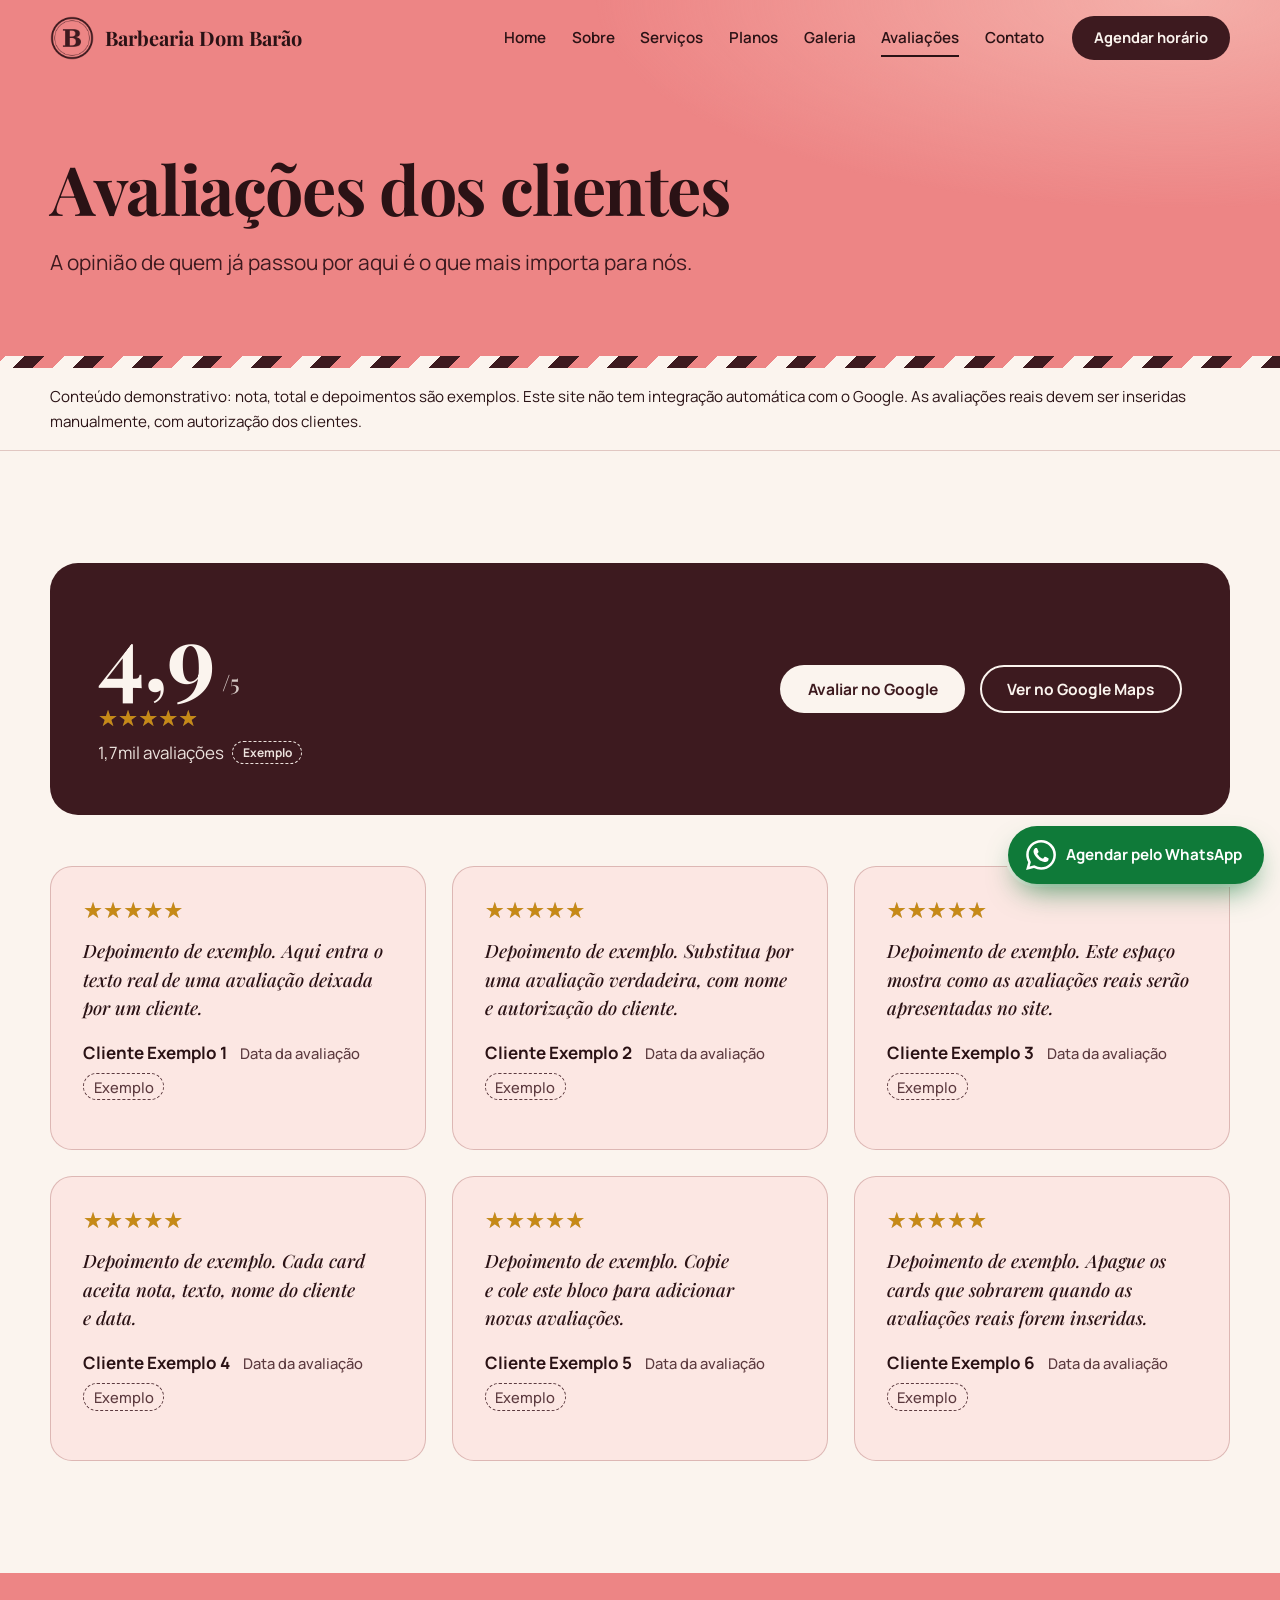
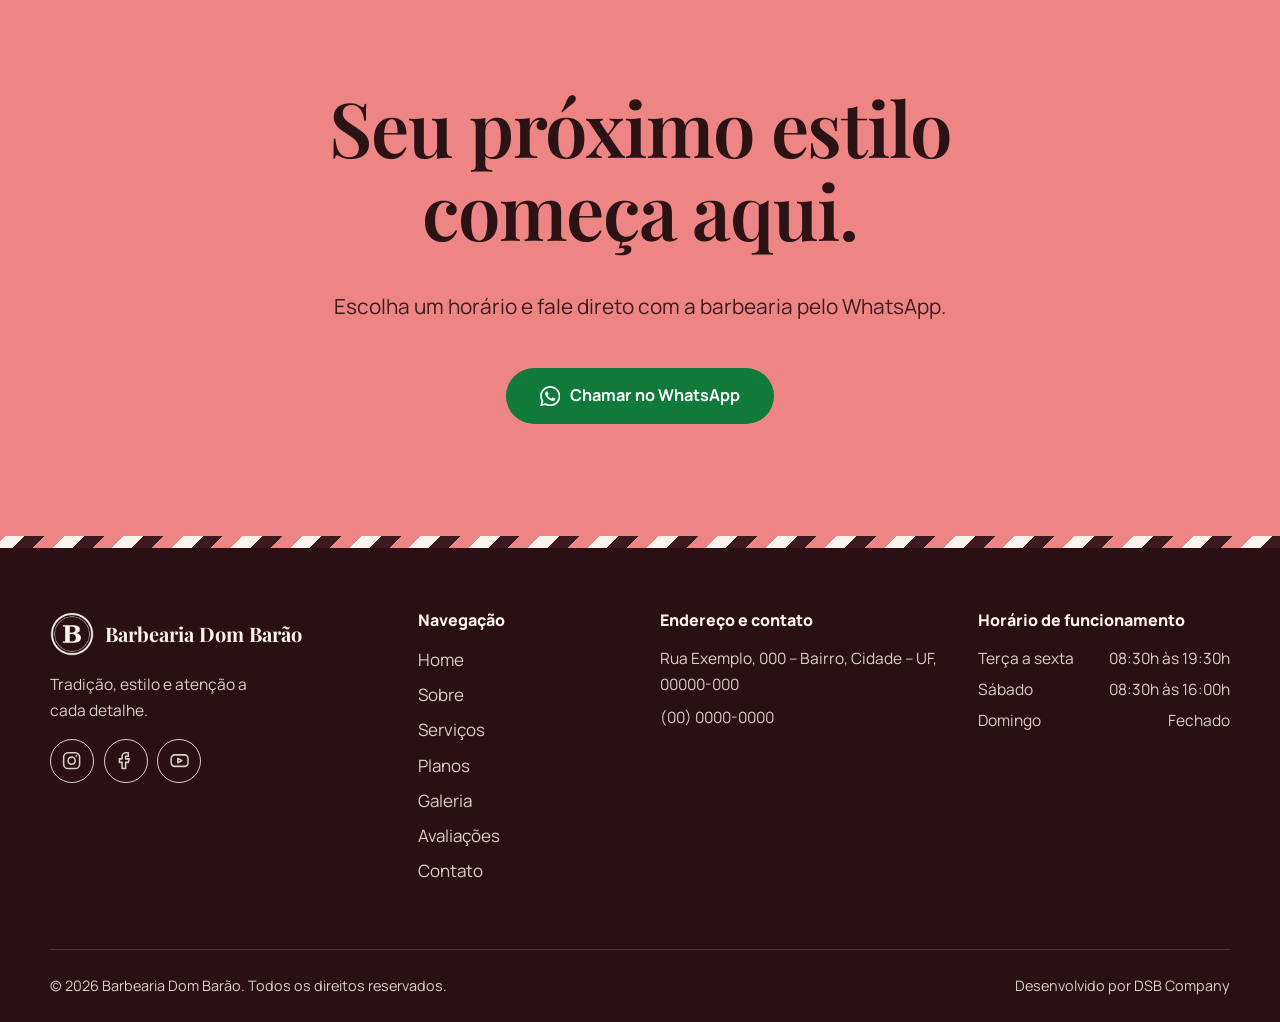
<file: avaliacoes.html>
<!DOCTYPE html>
<html lang="pt-BR">
<head>
  <meta charset="utf-8">
  <meta name="viewport" content="width=device-width, initial-scale=1">
  <!-- SEO: título e descrição próprios de cada página. EDITAR: troque "Nome da Barbearia" e a cidade. -->
  <title>Avaliações | Barbearia Dom Barão</title>
  <meta name="description" content="Veja o que os clientes dizem sobre a Barbearia Dom Barão e deixe a sua avaliação no Google.">
  <meta name="theme-color" content="#ED8585">

  <!-- Open Graph. EDITAR ao publicar: og:image e og:url precisam ser endereços absolutos (https://seudominio.com.br/...). -->
  <meta property="og:type" content="website">
  <meta property="og:locale" content="pt_BR">
  <meta property="og:site_name" content="Barbearia Dom Barão">
  <meta property="og:title" content="Avaliações | Barbearia Dom Barão">
  <meta property="og:description" content="Veja o que os clientes dizem sobre a Barbearia Dom Barão e deixe a sua avaliação no Google.">
  <meta property="og:image" content="assets/images/fachada.jpg">
  <meta name="twitter:card" content="summary_large_image">

  <!-- EDITAR (favicon): troque assets/icons/favicon.svg pelo ícone da barbearia (SVG ou PNG). -->
  <link rel="icon" href="assets/icons/favicon.svg" type="image/svg+xml">

  <link rel="preconnect" href="https://fonts.googleapis.com">
  <link rel="preconnect" href="https://fonts.gstatic.com" crossorigin>
  <link rel="stylesheet" href="https://fonts.googleapis.com/css2?family=Manrope:wght@400;500;600;700;800&family=Playfair+Display:ital,wght@0,500;0,600;0,700;1,500&display=swap">
  <link rel="stylesheet" href="css/style.css">
  <script>document.documentElement.classList.add('js');</script>
</head>
<body data-wa-msg="Olá! Vim pelo site, li as avaliações e gostaria de agendar um horário.">
<!-- Ícones (sprite inline). Uso: <svg class="icon"><use href="#i-nome"/></svg> -->
<svg xmlns="http://www.w3.org/2000/svg" style="position:absolute;width:0;height:0;overflow:hidden" aria-hidden="true" focusable="false">
  <symbol id="i-whatsapp" viewBox="0 0 24 24"><path d="M17.472 14.382c-.297-.149-1.758-.867-2.03-.967-.273-.099-.471-.148-.67.15-.197.297-.767.966-.94 1.164-.173.199-.347.223-.644.075-.297-.15-1.255-.463-2.39-1.475-.883-.788-1.48-1.761-1.653-2.059-.173-.297-.018-.458.13-.606.134-.133.298-.347.446-.52.149-.174.198-.298.298-.497.099-.198.05-.371-.025-.52-.075-.149-.669-1.612-.916-2.207-.242-.579-.487-.5-.669-.51-.173-.008-.371-.01-.57-.01-.198 0-.52.074-.792.372-.272.297-1.04 1.016-1.04 2.479 0 1.462 1.065 2.875 1.213 3.074.149.198 2.096 3.2 5.077 4.487.709.306 1.262.489 1.694.625.712.227 1.36.195 1.871.118.571-.085 1.758-.719 2.006-1.413.248-.694.248-1.289.173-1.413-.074-.124-.272-.198-.57-.347m-5.421 7.403h-.004a9.87 9.87 0 01-5.031-1.378l-.361-.214-3.741.982.998-3.648-.235-.374a9.86 9.86 0 01-1.51-5.26c.001-5.45 4.436-9.884 9.888-9.884 2.64 0 5.122 1.03 6.988 2.898a9.825 9.825 0 012.893 6.994c-.003 5.45-4.437 9.884-9.885 9.884m8.413-18.297A11.815 11.815 0 0012.05 0C5.495 0 .16 5.335.157 11.892c0 2.096.547 4.142 1.588 5.945L.057 24l6.305-1.654a11.882 11.882 0 005.683 1.448h.005c6.554 0 11.89-5.335 11.893-11.893a11.821 11.821 0 00-3.48-8.413Z"/></symbol>
  <symbol id="i-instagram" viewBox="0 0 24 24"><rect x="3" y="3" width="18" height="18" rx="5"/><circle cx="12" cy="12" r="4"/><circle cx="17.5" cy="6.5" r="1" fill="currentColor" stroke="none"/></symbol>
  <symbol id="i-facebook" viewBox="0 0 24 24"><path d="M15 3h-2.5A4.5 4.5 0 0 0 8 7.5V10H5v4h3v7h4v-7h3l1-4h-4V7.5c0-.3.2-.5.5-.5H15z"/></symbol>
  <symbol id="i-youtube" viewBox="0 0 24 24"><rect x="2.5" y="5.5" width="19" height="13" rx="4"/><path d="M10 9.5v5l4.5-2.5z"/></symbol>
  <symbol id="i-pin" viewBox="0 0 24 24"><path d="M12 21s7-5.5 7-11a7 7 0 1 0-14 0c0 5.5 7 11 7 11z"/><circle cx="12" cy="10" r="2.5"/></symbol>
  <symbol id="i-phone" viewBox="0 0 24 24"><path d="M5 4h4l2 5-2.5 1.5a11 11 0 0 0 5 5L15 13l5 2v4a2 2 0 0 1-2 2A16 16 0 0 1 3 6a2 2 0 0 1 2-2z"/></symbol>
  <symbol id="i-mail" viewBox="0 0 24 24"><rect x="3" y="5" width="18" height="14" rx="3"/><path d="m4 7 8 6 8-6"/></symbol>
  <symbol id="i-clock" viewBox="0 0 24 24"><circle cx="12" cy="12" r="9"/><path d="M12 7v5l3 2"/></symbol>
  <symbol id="i-close" viewBox="0 0 24 24"><path d="M6 6l12 12M18 6L6 18"/></symbol>
  <symbol id="i-prev" viewBox="0 0 24 24"><path d="M15 5l-7 7 7 7"/></symbol>
  <symbol id="i-next" viewBox="0 0 24 24"><path d="M9 5l7 7-7 7"/></symbol>
</svg>

  <a class="skip-link" href="#conteudo">Ir para o conteúdo</a>

  <header class="site-header">
    <div class="container site-header__inner">
      <a class="brand" href="index.html">
        <!-- EDITAR (logotipo): substitua assets/images/logo.png pelo logotipo real (PNG transparente, formato quadrado). -->
        <img src="assets/images/logo.png" alt="" width="256" height="256">
        <span data-cfg="nome">Nome da Barbearia</span>
      </a>

      <nav class="site-nav" id="menu-principal" aria-label="Menu principal">
        <ul class="site-nav__list">
          <li><a href="index.html">Home</a></li>
          <li><a href="sobre.html">Sobre</a></li>
          <li><a href="servicos.html">Serviços</a></li>
          <li><a href="planos.html">Planos</a></li>
          <li><a href="galeria.html">Galeria</a></li>
          <li><a href="avaliacoes.html" aria-current="page">Avaliações</a></li>
          <li><a href="contato.html">Contato</a></li>
        </ul>
        <a class="btn btn--primary btn--sm" href="contato.html" data-wa="Olá! Vim pelo site e gostaria de agendar um horário.">Agendar horário</a>
      </nav>

      <button class="nav-toggle" type="button" aria-expanded="false" aria-controls="menu-principal" aria-label="Abrir menu">
        <span class="nav-toggle__bars" aria-hidden="true"></span>
      </button>
    </div>
  </header>

  <main id="conteudo">

    <!-- ========== CABEÇALHO DA PÁGINA ========== -->
    <section class="page-hero" aria-labelledby="pagina-titulo">
      <div class="container">
        <h1 id="pagina-titulo">Avaliações dos clientes</h1>
        <p class="lead">A opinião de quem já passou por aqui é o que mais importa para nós.</p>
      </div>
    </section>
    <div class="ribbon" aria-hidden="true"></div>

    <div class="demo-strip demo-only">
      <div class="container">
        <p class="demo-note">Conteúdo demonstrativo: nota, total e depoimentos são exemplos. Este site não tem integração automática com o Google. As avaliações reais devem ser inseridas manualmente, com autorização dos clientes.</p>
      </div>
    </div>

    <!-- ========== RESUMO DA REPUTAÇÃO ========== -->
    <section class="section section--cream" aria-labelledby="nota-titulo">
      <div class="container">
        <h2 id="nota-titulo" class="sr-only">Nota geral</h2>

        <!-- EDITAR (nota e total): CONFIG.google.nota e CONFIG.google.totalAvaliacoes em js/script.js.
             EDITAR (links): CONFIG.google.perfil (perfil no Google Maps) e CONFIG.google.avaliar (link "Avaliar no Google"). -->
        <div class="rating-card reveal reveal--up">
          <div>
            <p class="rating-card__number"><span data-cfg="google.nota">4,9</span><span class="rating-card__max">/5</span></p>
            <div class="stars" role="img" aria-label="Nota 4,9 de 5" data-stars style="--rating: 4.9"></div>
            <p class="rating-card__count"><span><span data-cfg="google.totalAvaliacoes">000</span> avaliações</span> <span class="demo-tag">Exemplo</span></p>
          </div>
          <div class="rating-card__actions">
            <a class="btn btn--light" data-google="avaliar" href="contato.html">Avaliar no Google</a>
            <a class="btn btn--outline" data-google="perfil" href="contato.html">Ver no Google Maps</a>
          </div>
        </div>

        <!-- EDITAR (depoimentos): substitua cada card por uma avaliação real (texto, nome e data).
             Para adicionar mais, copie um bloco <article>. -->
        <div class="reviews-grid" data-stagger>
          <article class="review reveal reveal--up">
            <div class="stars" role="img" aria-label="5 estrelas"></div>
            <blockquote><p>Depoimento de exemplo. Aqui entra o texto real de uma avaliação deixada por um cliente.</p></blockquote>
            <p class="review__author">Cliente Exemplo 1 <span>Data da avaliação</span> <span class="demo-tag">Exemplo</span></p>
          </article>
          <article class="review reveal reveal--up">
            <div class="stars" role="img" aria-label="5 estrelas"></div>
            <blockquote><p>Depoimento de exemplo. Substitua por uma avaliação verdadeira, com nome e autorização do cliente.</p></blockquote>
            <p class="review__author">Cliente Exemplo 2 <span>Data da avaliação</span> <span class="demo-tag">Exemplo</span></p>
          </article>
          <article class="review reveal reveal--up">
            <div class="stars" role="img" aria-label="5 estrelas"></div>
            <blockquote><p>Depoimento de exemplo. Este espaço mostra como as avaliações reais serão apresentadas no site.</p></blockquote>
            <p class="review__author">Cliente Exemplo 3 <span>Data da avaliação</span> <span class="demo-tag">Exemplo</span></p>
          </article>
          <article class="review reveal reveal--up">
            <div class="stars" role="img" aria-label="5 estrelas"></div>
            <blockquote><p>Depoimento de exemplo. Cada card aceita nota, texto, nome do cliente e data.</p></blockquote>
            <p class="review__author">Cliente Exemplo 4 <span>Data da avaliação</span> <span class="demo-tag">Exemplo</span></p>
          </article>
          <article class="review reveal reveal--up">
            <div class="stars" role="img" aria-label="5 estrelas"></div>
            <blockquote><p>Depoimento de exemplo. Copie e cole este bloco para adicionar novas avaliações.</p></blockquote>
            <p class="review__author">Cliente Exemplo 5 <span>Data da avaliação</span> <span class="demo-tag">Exemplo</span></p>
          </article>
          <article class="review reveal reveal--up">
            <div class="stars" role="img" aria-label="5 estrelas"></div>
            <blockquote><p>Depoimento de exemplo. Apague os cards que sobrarem quando as avaliações reais forem inseridas.</p></blockquote>
            <p class="review__author">Cliente Exemplo 6 <span>Data da avaliação</span> <span class="demo-tag">Exemplo</span></p>
          </article>
        </div>
      </div>
    </section>

    <!-- ========== CHAMADA FINAL ========== -->
    <section class="section section--rose cta-final" aria-labelledby="cta-titulo">
      <div class="container">
        <div class="reveal reveal--up">
          <h2 id="cta-titulo">Seu próximo estilo começa aqui.</h2>
          <p class="lead">Escolha um horário e fale direto com a barbearia pelo WhatsApp.</p>
          <a class="btn btn--wa btn--lg" href="contato.html" data-wa="Olá! Vim pelo site e gostaria de agendar um horário.">
            <svg class="icon icon--fill" aria-hidden="true" focusable="false"><use href="#i-whatsapp"/></svg>
            Chamar no WhatsApp
          </a>
        </div>
      </div>
    </section>
  </main>

  <footer class="site-footer">
    <div class="ribbon" aria-hidden="true"></div>
    <div class="container">
      <div class="site-footer__grid">
        <div class="site-footer__brand">
          <a class="brand" href="index.html">
            <img src="assets/images/logo-claro.png" alt="" width="256" height="256" loading="lazy">
            <span data-cfg="nome">Nome da Barbearia</span>
          </a>
          <!-- EDITAR: frase curta do rodapé. -->
          <p>Tradição, estilo e atenção a cada detalhe.</p>
          <!-- EDITAR: links das redes sociais em js/script.js (CONFIG.redes). Redes sem link são ocultadas. -->
          <ul class="socials">
            <li><a data-social="instagram" href="#" aria-label="Instagram"><svg class="icon" aria-hidden="true" focusable="false"><use href="#i-instagram"/></svg></a></li>
            <li><a data-social="facebook" href="#" aria-label="Facebook"><svg class="icon" aria-hidden="true" focusable="false"><use href="#i-facebook"/></svg></a></li>
            <li><a data-social="youtube" href="#" aria-label="YouTube"><svg class="icon" aria-hidden="true" focusable="false"><use href="#i-youtube"/></svg></a></li>
          </ul>
        </div>

        <div>
          <h2 class="footer-title">Navegação</h2>
          <ul class="footer-links">
            <li><a href="index.html">Home</a></li>
            <li><a href="sobre.html">Sobre</a></li>
            <li><a href="servicos.html">Serviços</a></li>
            <li><a href="planos.html">Planos</a></li>
            <li><a href="galeria.html">Galeria</a></li>
            <li><a href="avaliacoes.html">Avaliações</a></li>
            <li><a href="contato.html">Contato</a></li>
          </ul>
        </div>

        <div>
          <h2 class="footer-title">Endereço e contato</h2>
          <!-- EDITAR: endereço e telefone em js/script.js (CONFIG.endereco, CONFIG.telefone). -->
          <address>
            <p data-cfg="endereco">Rua Exemplo, 000 – Bairro, Cidade – UF, 00000-000</p>
            <p><a href="contato.html" data-cfg="telefone" data-cfg-href="tel">(00) 0000-0000</a></p>
          </address>
        </div>

        <div>
          <h2 class="footer-title">Horário de funcionamento</h2>
          <!-- EDITAR: horários em js/script.js (CONFIG.horarios). -->
          <ul class="hours" data-hours>
            <li><span>Segunda a sexta</span><span>00h às 00h</span></li>
            <li><span>Sábado</span><span>00h às 00h</span></li>
            <li><span>Domingo</span><span>Fechado</span></li>
          </ul>
        </div>
      </div>

      <div class="site-footer__bottom">
        <p>© <span data-year>2026</span> <span data-cfg="nome">Nome da Barbearia</span>. Todos os direitos reservados.</p>
        <!-- Crédito configurável: nome e link em js/script.js (CONFIG.credito). -->
        <p>Desenvolvido por <a data-credit href="https://dsb-company.netlify.app/" target="_blank" rel="noopener noreferrer">DSB Company</a></p>
      </div>
    </div>
  </footer>

  <!-- Botão flutuante de WhatsApp: número em js/script.js (CONFIG.whatsapp); mensagem em <body data-wa-msg="..."> -->
  <a class="wa-float" href="contato.html" data-wa="" aria-label="Falar pelo WhatsApp">
    <svg class="icon icon--fill" aria-hidden="true" focusable="false"><use href="#i-whatsapp"/></svg>
    <span class="wa-float__label">Agendar pelo WhatsApp</span>
  </a>

  <script src="js/script.js" defer></script>
</body>
</html>
</file>
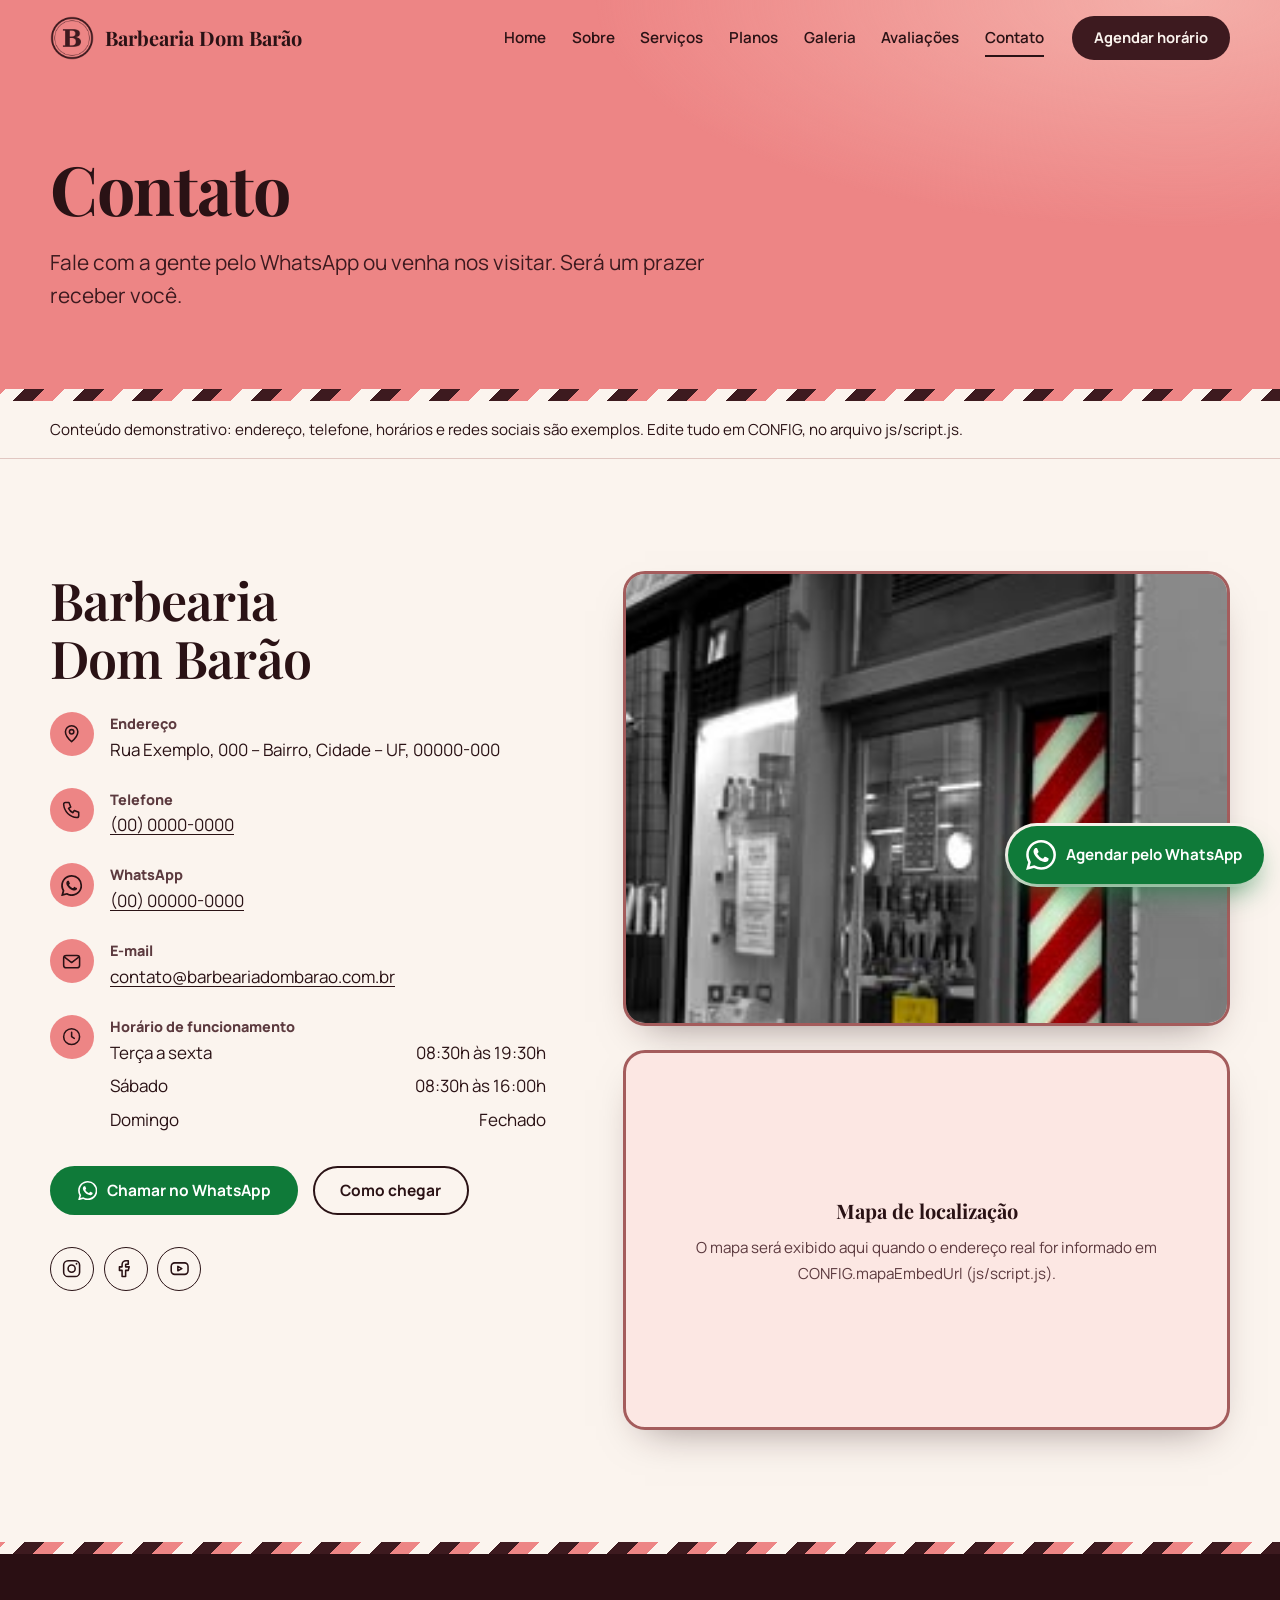
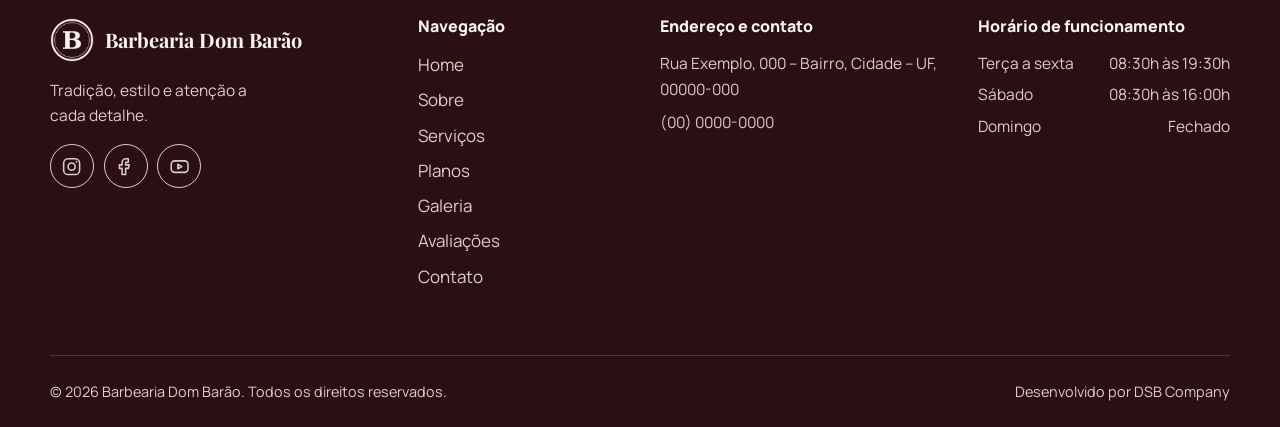
<file: contato.html>
<!DOCTYPE html>
<html lang="pt-BR">
<head>
  <meta charset="utf-8">
  <meta name="viewport" content="width=device-width, initial-scale=1">
  <!-- SEO: título e descrição próprios de cada página. EDITAR: troque "Nome da Barbearia" e a cidade. -->
  <title>Contato e localização | Barbearia Dom Barão</title>
  <meta name="description" content="Endereço, telefone, WhatsApp, horário de funcionamento e mapa da Barbearia Dom Barão. Fale com a gente ou venha nos visitar.">
  <meta name="theme-color" content="#ED8585">

  <!-- Open Graph. EDITAR ao publicar: og:image e og:url precisam ser endereços absolutos (https://seudominio.com.br/...). -->
  <meta property="og:type" content="website">
  <meta property="og:locale" content="pt_BR">
  <meta property="og:site_name" content="Barbearia Dom Barão">
  <meta property="og:title" content="Contato e localização | Barbearia Dom Barão">
  <meta property="og:description" content="Endereço, telefone, WhatsApp, horário de funcionamento e mapa da Barbearia Dom Barão. Fale com a gente ou venha nos visitar.">
  <meta property="og:image" content="assets/images/fachada.jpg">
  <meta name="twitter:card" content="summary_large_image">

  <!-- EDITAR (favicon): troque assets/icons/favicon.svg pelo ícone da barbearia (SVG ou PNG). -->
  <link rel="icon" href="assets/icons/favicon.svg" type="image/svg+xml">

  <link rel="preconnect" href="https://fonts.googleapis.com">
  <link rel="preconnect" href="https://fonts.gstatic.com" crossorigin>
  <link rel="stylesheet" href="https://fonts.googleapis.com/css2?family=Manrope:wght@400;500;600;700;800&family=Playfair+Display:ital,wght@0,500;0,600;0,700;1,500&display=swap">
  <link rel="stylesheet" href="css/style.css">
  <script>document.documentElement.classList.add('js');</script>
</head>
<body data-wa-msg="Olá! Vim pelo site e gostaria de falar com a barbearia.">
<!-- Ícones (sprite inline). Uso: <svg class="icon"><use href="#i-nome"/></svg> -->
<svg xmlns="http://www.w3.org/2000/svg" style="position:absolute;width:0;height:0;overflow:hidden" aria-hidden="true" focusable="false">
  <symbol id="i-whatsapp" viewBox="0 0 24 24"><path d="M17.472 14.382c-.297-.149-1.758-.867-2.03-.967-.273-.099-.471-.148-.67.15-.197.297-.767.966-.94 1.164-.173.199-.347.223-.644.075-.297-.15-1.255-.463-2.39-1.475-.883-.788-1.48-1.761-1.653-2.059-.173-.297-.018-.458.13-.606.134-.133.298-.347.446-.52.149-.174.198-.298.298-.497.099-.198.05-.371-.025-.52-.075-.149-.669-1.612-.916-2.207-.242-.579-.487-.5-.669-.51-.173-.008-.371-.01-.57-.01-.198 0-.52.074-.792.372-.272.297-1.04 1.016-1.04 2.479 0 1.462 1.065 2.875 1.213 3.074.149.198 2.096 3.2 5.077 4.487.709.306 1.262.489 1.694.625.712.227 1.36.195 1.871.118.571-.085 1.758-.719 2.006-1.413.248-.694.248-1.289.173-1.413-.074-.124-.272-.198-.57-.347m-5.421 7.403h-.004a9.87 9.87 0 01-5.031-1.378l-.361-.214-3.741.982.998-3.648-.235-.374a9.86 9.86 0 01-1.51-5.26c.001-5.45 4.436-9.884 9.888-9.884 2.64 0 5.122 1.03 6.988 2.898a9.825 9.825 0 012.893 6.994c-.003 5.45-4.437 9.884-9.885 9.884m8.413-18.297A11.815 11.815 0 0012.05 0C5.495 0 .16 5.335.157 11.892c0 2.096.547 4.142 1.588 5.945L.057 24l6.305-1.654a11.882 11.882 0 005.683 1.448h.005c6.554 0 11.89-5.335 11.893-11.893a11.821 11.821 0 00-3.48-8.413Z"/></symbol>
  <symbol id="i-instagram" viewBox="0 0 24 24"><rect x="3" y="3" width="18" height="18" rx="5"/><circle cx="12" cy="12" r="4"/><circle cx="17.5" cy="6.5" r="1" fill="currentColor" stroke="none"/></symbol>
  <symbol id="i-facebook" viewBox="0 0 24 24"><path d="M15 3h-2.5A4.5 4.5 0 0 0 8 7.5V10H5v4h3v7h4v-7h3l1-4h-4V7.5c0-.3.2-.5.5-.5H15z"/></symbol>
  <symbol id="i-youtube" viewBox="0 0 24 24"><rect x="2.5" y="5.5" width="19" height="13" rx="4"/><path d="M10 9.5v5l4.5-2.5z"/></symbol>
  <symbol id="i-pin" viewBox="0 0 24 24"><path d="M12 21s7-5.5 7-11a7 7 0 1 0-14 0c0 5.5 7 11 7 11z"/><circle cx="12" cy="10" r="2.5"/></symbol>
  <symbol id="i-phone" viewBox="0 0 24 24"><path d="M5 4h4l2 5-2.5 1.5a11 11 0 0 0 5 5L15 13l5 2v4a2 2 0 0 1-2 2A16 16 0 0 1 3 6a2 2 0 0 1 2-2z"/></symbol>
  <symbol id="i-mail" viewBox="0 0 24 24"><rect x="3" y="5" width="18" height="14" rx="3"/><path d="m4 7 8 6 8-6"/></symbol>
  <symbol id="i-clock" viewBox="0 0 24 24"><circle cx="12" cy="12" r="9"/><path d="M12 7v5l3 2"/></symbol>
  <symbol id="i-close" viewBox="0 0 24 24"><path d="M6 6l12 12M18 6L6 18"/></symbol>
  <symbol id="i-prev" viewBox="0 0 24 24"><path d="M15 5l-7 7 7 7"/></symbol>
  <symbol id="i-next" viewBox="0 0 24 24"><path d="M9 5l7 7-7 7"/></symbol>
</svg>

  <a class="skip-link" href="#conteudo">Ir para o conteúdo</a>

  <header class="site-header">
    <div class="container site-header__inner">
      <a class="brand" href="index.html">
        <!-- EDITAR (logotipo): substitua assets/images/logo.png pelo logotipo real (PNG transparente, formato quadrado). -->
        <img src="assets/images/logo.png" alt="" width="256" height="256">
        <span data-cfg="nome">Nome da Barbearia</span>
      </a>

      <nav class="site-nav" id="menu-principal" aria-label="Menu principal">
        <ul class="site-nav__list">
          <li><a href="index.html">Home</a></li>
          <li><a href="sobre.html">Sobre</a></li>
          <li><a href="servicos.html">Serviços</a></li>
          <li><a href="planos.html">Planos</a></li>
          <li><a href="galeria.html">Galeria</a></li>
          <li><a href="avaliacoes.html">Avaliações</a></li>
          <li><a href="contato.html" aria-current="page">Contato</a></li>
        </ul>
        <a class="btn btn--primary btn--sm" href="contato.html" data-wa="Olá! Vim pelo site e gostaria de agendar um horário.">Agendar horário</a>
      </nav>

      <button class="nav-toggle" type="button" aria-expanded="false" aria-controls="menu-principal" aria-label="Abrir menu">
        <span class="nav-toggle__bars" aria-hidden="true"></span>
      </button>
    </div>
  </header>

  <main id="conteudo">

    <!-- ========== CABEÇALHO DA PÁGINA ========== -->
    <section class="page-hero" aria-labelledby="pagina-titulo">
      <div class="container">
        <h1 id="pagina-titulo">Contato</h1>
        <p class="lead">Fale com a gente pelo WhatsApp ou venha nos visitar. Será um prazer receber você.</p>
      </div>
    </section>
    <div class="ribbon" aria-hidden="true"></div>

    <div class="demo-strip demo-only">
      <div class="container">
        <p class="demo-note">Conteúdo demonstrativo: endereço, telefone, horários e redes sociais são exemplos. Edite tudo em CONFIG, no arquivo js/script.js.</p>
      </div>
    </div>

    <!-- ========== INFORMAÇÕES E LOCALIZAÇÃO ========== -->
    <section class="section section--cream" aria-labelledby="dados-titulo">
      <div class="container contact-grid">

        <div class="reveal reveal--left">
          <h2 id="dados-titulo"><span data-cfg="nome">Nome da Barbearia</span></h2>

          <!-- EDITAR: todos os dados vêm de CONFIG em js/script.js (nome, endereço, telefone, WhatsApp, e-mail, horários e redes). -->
          <ul class="info-list">
            <li>
              <span class="info-list__icon"><svg class="icon" aria-hidden="true" focusable="false"><use href="#i-pin"/></svg></span>
              <div>
                <p class="info-list__label">Endereço</p>
                <address><p data-cfg="endereco">Rua Exemplo, 000 – Bairro, Cidade – UF, 00000-000</p></address>
              </div>
            </li>
            <li>
              <span class="info-list__icon"><svg class="icon" aria-hidden="true" focusable="false"><use href="#i-phone"/></svg></span>
              <div>
                <p class="info-list__label">Telefone</p>
                <p><a href="tel:0000000000" data-cfg="telefone" data-cfg-href="tel">(00) 0000-0000</a></p>
              </div>
            </li>
            <li>
              <span class="info-list__icon"><svg class="icon icon--fill" aria-hidden="true" focusable="false"><use href="#i-whatsapp"/></svg></span>
              <div>
                <p class="info-list__label">WhatsApp</p>
                <p><a href="contato.html" data-wa="" data-cfg="whatsappExibicao">(00) 00000-0000</a></p>
              </div>
            </li>
            <li data-optional>
              <span class="info-list__icon"><svg class="icon" aria-hidden="true" focusable="false"><use href="#i-mail"/></svg></span>
              <div>
                <p class="info-list__label">E-mail</p>
                <p><a href="mailto:contato@exemplo.com.br" data-cfg="email" data-cfg-href="mailto">contato@exemplo.com.br</a></p>
              </div>
            </li>
            <li>
              <span class="info-list__icon"><svg class="icon" aria-hidden="true" focusable="false"><use href="#i-clock"/></svg></span>
              <div>
                <p class="info-list__label">Horário de funcionamento</p>
                <ul class="hours" data-hours>
                  <li><span>Segunda a sexta</span><span>00h às 00h</span></li>
                  <li><span>Sábado</span><span>00h às 00h</span></li>
                  <li><span>Domingo</span><span>Fechado</span></li>
                </ul>
              </div>
            </li>
          </ul>

          <div class="actions">
            <a class="btn btn--wa" href="contato.html" data-wa="">
              <svg class="icon icon--fill" aria-hidden="true" focusable="false"><use href="#i-whatsapp"/></svg>
              Chamar no WhatsApp
            </a>
            <a class="btn btn--outline" data-google="rota" href="#mapa">Como chegar</a>
          </div>

          <!-- Redes sociais: links em CONFIG.redes (js/script.js). Redes sem link ficam ocultas no modo final. -->
          <ul class="socials socials--dark" style="margin-top:2rem">
            <li><a data-social="instagram" href="#" aria-label="Instagram"><svg class="icon" aria-hidden="true" focusable="false"><use href="#i-instagram"/></svg></a></li>
            <li><a data-social="facebook" href="#" aria-label="Facebook"><svg class="icon" aria-hidden="true" focusable="false"><use href="#i-facebook"/></svg></a></li>
            <li><a data-social="youtube" href="#" aria-label="YouTube"><svg class="icon" aria-hidden="true" focusable="false"><use href="#i-youtube"/></svg></a></li>
          </ul>
        </div>

        <div class="contact-media reveal reveal--right">
          <!-- EDITAR (FACHADA): troque assets/images/fachada.jpg pela foto real da fachada (4:3, ideal 1600×1200 px). -->
          <figure class="frame frame--4x3">
            <img src="assets/images/fachada.jpg" width="235" height="356" alt="Fachada da barbearia (foto demonstrativa)" loading="lazy">
          </figure>

          <!-- EDITAR (mapa): preencha CONFIG.mapaEmbedUrl em js/script.js SOMENTE com o endereço verdadeiro.
               Enquanto estiver vazio, aparece este espaço reservado. -->
          <div class="map" id="mapa" data-map>
            <div class="map__placeholder">
              <strong>Mapa de localização</strong>
              <p>O mapa será exibido aqui quando o endereço real for informado em CONFIG.mapaEmbedUrl (js/script.js).</p>
            </div>
          </div>
        </div>

      </div>
    </section>
  </main>

  <footer class="site-footer">
    <div class="ribbon" aria-hidden="true"></div>
    <div class="container">
      <div class="site-footer__grid">
        <div class="site-footer__brand">
          <a class="brand" href="index.html">
            <img src="assets/images/logo-claro.png" alt="" width="256" height="256" loading="lazy">
            <span data-cfg="nome">Nome da Barbearia</span>
          </a>
          <!-- EDITAR: frase curta do rodapé. -->
          <p>Tradição, estilo e atenção a cada detalhe.</p>
          <!-- EDITAR: links das redes sociais em js/script.js (CONFIG.redes). Redes sem link são ocultadas. -->
          <ul class="socials">
            <li><a data-social="instagram" href="#" aria-label="Instagram"><svg class="icon" aria-hidden="true" focusable="false"><use href="#i-instagram"/></svg></a></li>
            <li><a data-social="facebook" href="#" aria-label="Facebook"><svg class="icon" aria-hidden="true" focusable="false"><use href="#i-facebook"/></svg></a></li>
            <li><a data-social="youtube" href="#" aria-label="YouTube"><svg class="icon" aria-hidden="true" focusable="false"><use href="#i-youtube"/></svg></a></li>
          </ul>
        </div>

        <div>
          <h2 class="footer-title">Navegação</h2>
          <ul class="footer-links">
            <li><a href="index.html">Home</a></li>
            <li><a href="sobre.html">Sobre</a></li>
            <li><a href="servicos.html">Serviços</a></li>
            <li><a href="planos.html">Planos</a></li>
            <li><a href="galeria.html">Galeria</a></li>
            <li><a href="avaliacoes.html">Avaliações</a></li>
            <li><a href="contato.html">Contato</a></li>
          </ul>
        </div>

        <div>
          <h2 class="footer-title">Endereço e contato</h2>
          <!-- EDITAR: endereço e telefone em js/script.js (CONFIG.endereco, CONFIG.telefone). -->
          <address>
            <p data-cfg="endereco">Rua Exemplo, 000 – Bairro, Cidade – UF, 00000-000</p>
            <p><a href="contato.html" data-cfg="telefone" data-cfg-href="tel">(00) 0000-0000</a></p>
          </address>
        </div>

        <div>
          <h2 class="footer-title">Horário de funcionamento</h2>
          <!-- EDITAR: horários em js/script.js (CONFIG.horarios). -->
          <ul class="hours" data-hours>
            <li><span>Segunda a sexta</span><span>00h às 00h</span></li>
            <li><span>Sábado</span><span>00h às 00h</span></li>
            <li><span>Domingo</span><span>Fechado</span></li>
          </ul>
        </div>
      </div>

      <div class="site-footer__bottom">
        <p>© <span data-year>2026</span> <span data-cfg="nome">Nome da Barbearia</span>. Todos os direitos reservados.</p>
        <!-- Crédito configurável: nome e link em js/script.js (CONFIG.credito). -->
        <p>Desenvolvido por <a data-credit href="https://dsb-company.netlify.app/" target="_blank" rel="noopener noreferrer">DSB Company</a></p>
      </div>
    </div>
  </footer>

  <!-- Botão flutuante de WhatsApp: número em js/script.js (CONFIG.whatsapp); mensagem em <body data-wa-msg="..."> -->
  <a class="wa-float" href="contato.html" data-wa="" aria-label="Falar pelo WhatsApp">
    <svg class="icon icon--fill" aria-hidden="true" focusable="false"><use href="#i-whatsapp"/></svg>
    <span class="wa-float__label">Agendar pelo WhatsApp</span>
  </a>

  <script src="js/script.js" defer></script>
</body>
</html>
</file>
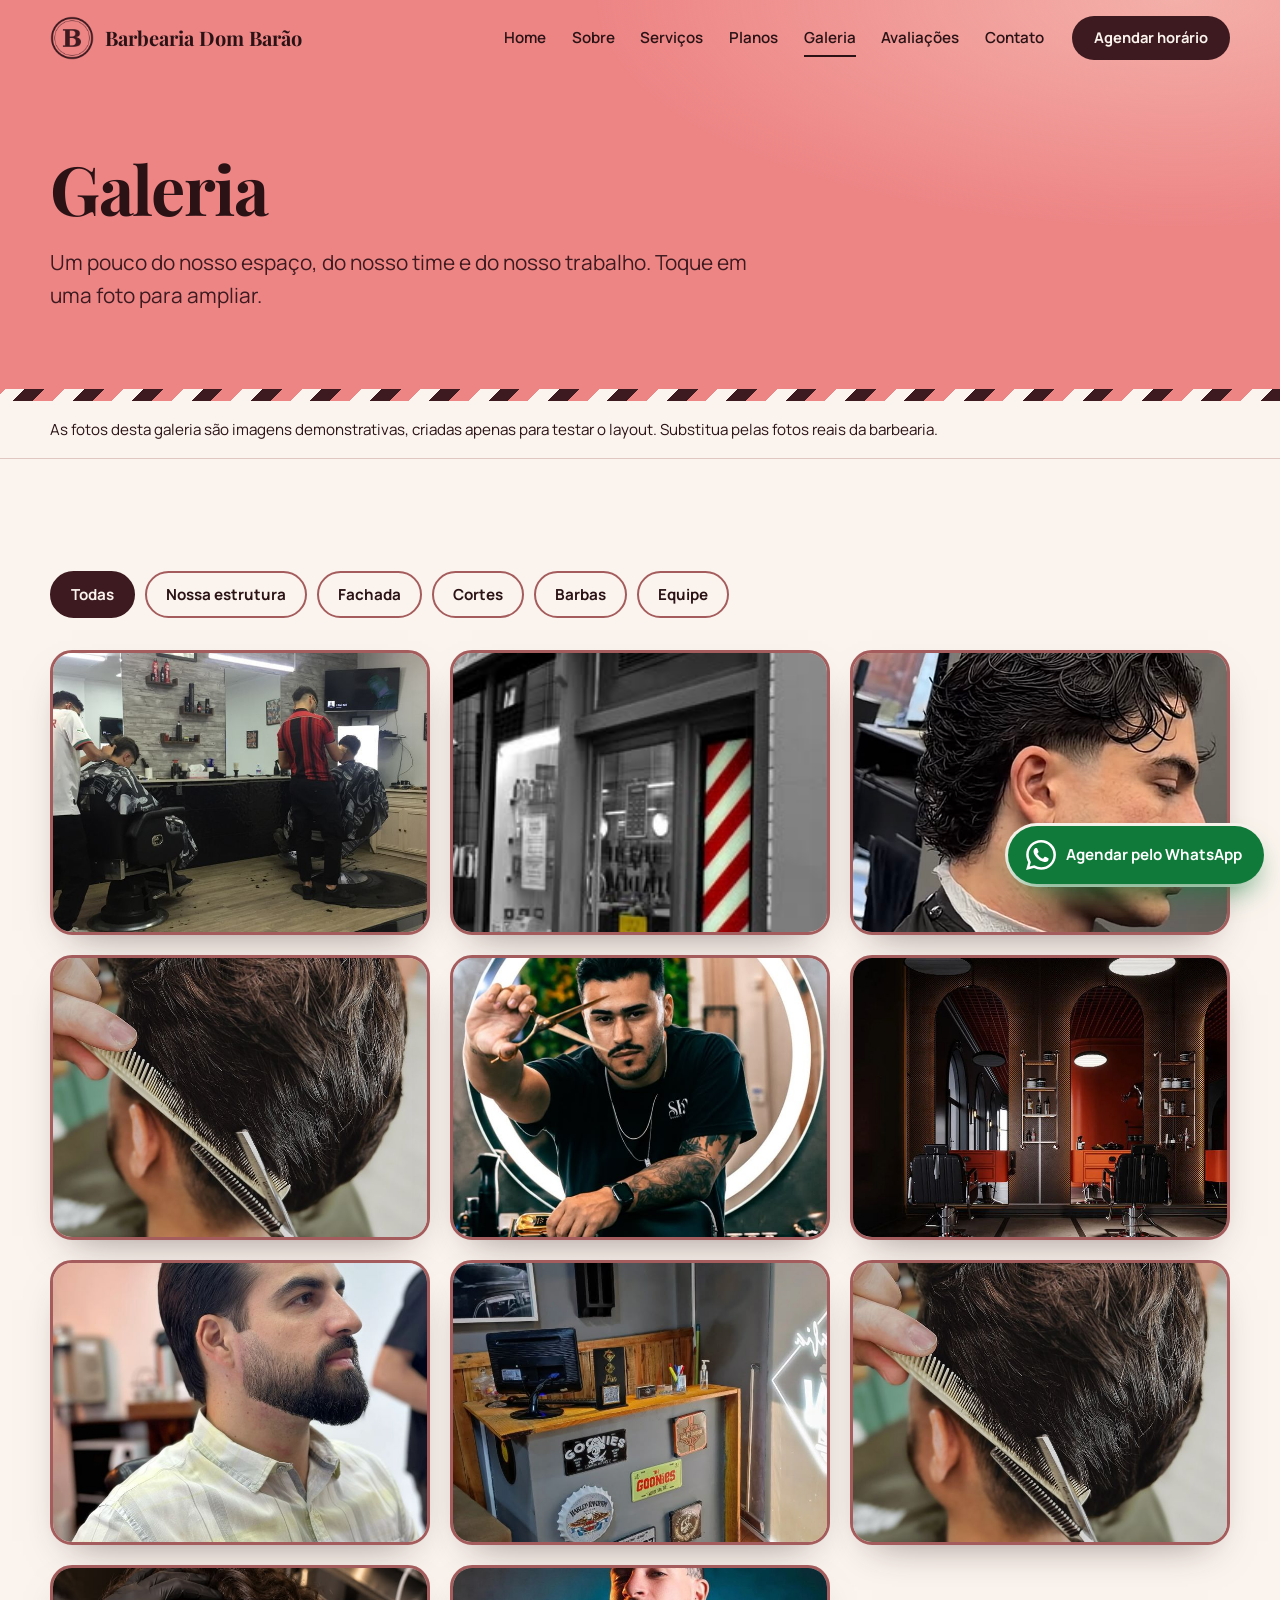
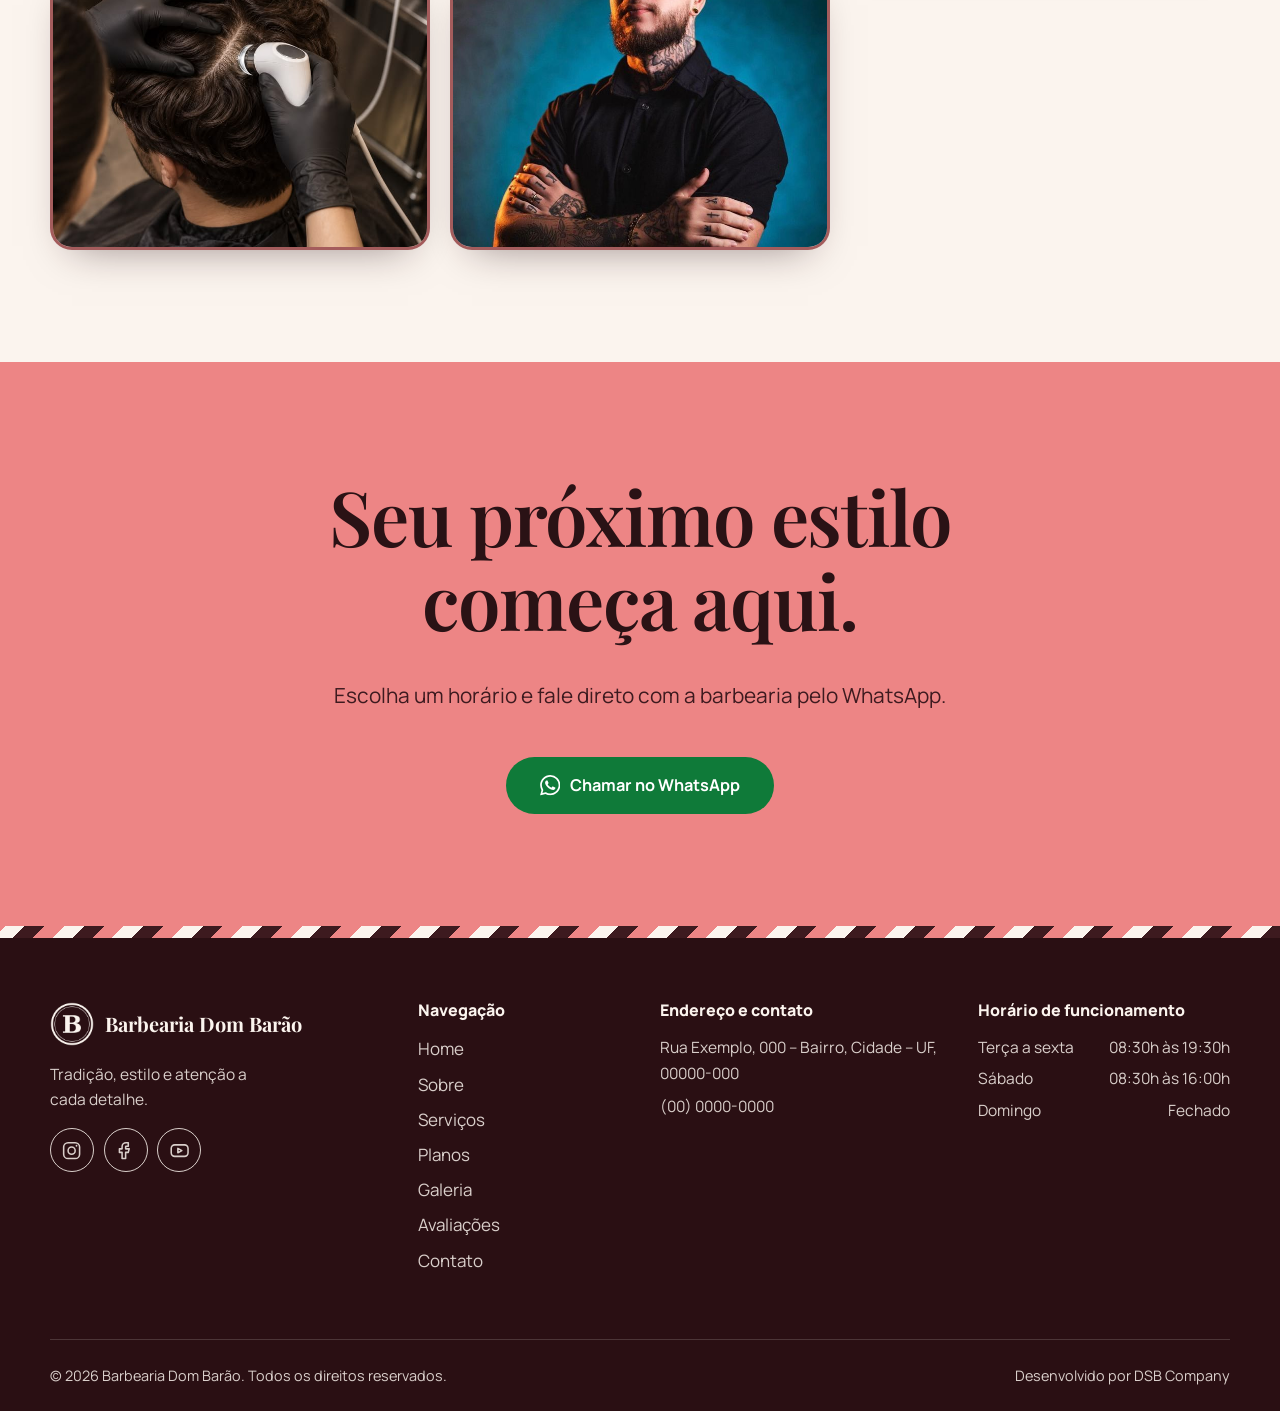
<file: galeria.html>
<!DOCTYPE html>
<html lang="pt-BR">
<head>
  <meta charset="utf-8">
  <meta name="viewport" content="width=device-width, initial-scale=1">
  <!-- SEO: título e descrição próprios de cada página. EDITAR: troque "Nome da Barbearia" e a cidade. -->
  <title>Galeria | Barbearia Dom Barão</title>
  <meta name="description" content="Veja fotos da estrutura, da fachada, dos cortes, das barbas e da equipe da Barbearia Dom Barão.">
  <meta name="theme-color" content="#ED8585">

  <!-- Open Graph. EDITAR ao publicar: og:image e og:url precisam ser endereços absolutos (https://seudominio.com.br/...). -->
  <meta property="og:type" content="website">
  <meta property="og:locale" content="pt_BR">
  <meta property="og:site_name" content="Barbearia Dom Barão">
  <meta property="og:title" content="Galeria | Barbearia Dom Barão">
  <meta property="og:description" content="Veja fotos da estrutura, da fachada, dos cortes, das barbas e da equipe da Barbearia Dom Barão.">
  <meta property="og:image" content="assets/images/fachada.jpg">
  <meta name="twitter:card" content="summary_large_image">

  <!-- EDITAR (favicon): troque assets/icons/favicon.svg pelo ícone da barbearia (SVG ou PNG). -->
  <link rel="icon" href="assets/icons/favicon.svg" type="image/svg+xml">

  <link rel="preconnect" href="https://fonts.googleapis.com">
  <link rel="preconnect" href="https://fonts.gstatic.com" crossorigin>
  <link rel="stylesheet" href="https://fonts.googleapis.com/css2?family=Manrope:wght@400;500;600;700;800&family=Playfair+Display:ital,wght@0,500;0,600;0,700;1,500&display=swap">
  <link rel="stylesheet" href="css/style.css">
  <script>document.documentElement.classList.add('js');</script>
</head>
<body data-wa-msg="Olá! Vim pelo site, vi as fotos da galeria e gostaria de agendar um horário.">
<!-- Ícones (sprite inline). Uso: <svg class="icon"><use href="#i-nome"/></svg> -->
<svg xmlns="http://www.w3.org/2000/svg" style="position:absolute;width:0;height:0;overflow:hidden" aria-hidden="true" focusable="false">
  <symbol id="i-whatsapp" viewBox="0 0 24 24"><path d="M17.472 14.382c-.297-.149-1.758-.867-2.03-.967-.273-.099-.471-.148-.67.15-.197.297-.767.966-.94 1.164-.173.199-.347.223-.644.075-.297-.15-1.255-.463-2.39-1.475-.883-.788-1.48-1.761-1.653-2.059-.173-.297-.018-.458.13-.606.134-.133.298-.347.446-.52.149-.174.198-.298.298-.497.099-.198.05-.371-.025-.52-.075-.149-.669-1.612-.916-2.207-.242-.579-.487-.5-.669-.51-.173-.008-.371-.01-.57-.01-.198 0-.52.074-.792.372-.272.297-1.04 1.016-1.04 2.479 0 1.462 1.065 2.875 1.213 3.074.149.198 2.096 3.2 5.077 4.487.709.306 1.262.489 1.694.625.712.227 1.36.195 1.871.118.571-.085 1.758-.719 2.006-1.413.248-.694.248-1.289.173-1.413-.074-.124-.272-.198-.57-.347m-5.421 7.403h-.004a9.87 9.87 0 01-5.031-1.378l-.361-.214-3.741.982.998-3.648-.235-.374a9.86 9.86 0 01-1.51-5.26c.001-5.45 4.436-9.884 9.888-9.884 2.64 0 5.122 1.03 6.988 2.898a9.825 9.825 0 012.893 6.994c-.003 5.45-4.437 9.884-9.885 9.884m8.413-18.297A11.815 11.815 0 0012.05 0C5.495 0 .16 5.335.157 11.892c0 2.096.547 4.142 1.588 5.945L.057 24l6.305-1.654a11.882 11.882 0 005.683 1.448h.005c6.554 0 11.89-5.335 11.893-11.893a11.821 11.821 0 00-3.48-8.413Z"/></symbol>
  <symbol id="i-instagram" viewBox="0 0 24 24"><rect x="3" y="3" width="18" height="18" rx="5"/><circle cx="12" cy="12" r="4"/><circle cx="17.5" cy="6.5" r="1" fill="currentColor" stroke="none"/></symbol>
  <symbol id="i-facebook" viewBox="0 0 24 24"><path d="M15 3h-2.5A4.5 4.5 0 0 0 8 7.5V10H5v4h3v7h4v-7h3l1-4h-4V7.5c0-.3.2-.5.5-.5H15z"/></symbol>
  <symbol id="i-youtube" viewBox="0 0 24 24"><rect x="2.5" y="5.5" width="19" height="13" rx="4"/><path d="M10 9.5v5l4.5-2.5z"/></symbol>
  <symbol id="i-pin" viewBox="0 0 24 24"><path d="M12 21s7-5.5 7-11a7 7 0 1 0-14 0c0 5.5 7 11 7 11z"/><circle cx="12" cy="10" r="2.5"/></symbol>
  <symbol id="i-phone" viewBox="0 0 24 24"><path d="M5 4h4l2 5-2.5 1.5a11 11 0 0 0 5 5L15 13l5 2v4a2 2 0 0 1-2 2A16 16 0 0 1 3 6a2 2 0 0 1 2-2z"/></symbol>
  <symbol id="i-mail" viewBox="0 0 24 24"><rect x="3" y="5" width="18" height="14" rx="3"/><path d="m4 7 8 6 8-6"/></symbol>
  <symbol id="i-clock" viewBox="0 0 24 24"><circle cx="12" cy="12" r="9"/><path d="M12 7v5l3 2"/></symbol>
  <symbol id="i-close" viewBox="0 0 24 24"><path d="M6 6l12 12M18 6L6 18"/></symbol>
  <symbol id="i-prev" viewBox="0 0 24 24"><path d="M15 5l-7 7 7 7"/></symbol>
  <symbol id="i-next" viewBox="0 0 24 24"><path d="M9 5l7 7-7 7"/></symbol>
</svg>

  <a class="skip-link" href="#conteudo">Ir para o conteúdo</a>

  <header class="site-header">
    <div class="container site-header__inner">
      <a class="brand" href="index.html">
        <!-- EDITAR (logotipo): substitua assets/images/logo.png pelo logotipo real (PNG transparente, formato quadrado). -->
        <img src="assets/images/logo.png" alt="" width="256" height="256">
        <span data-cfg="nome">Nome da Barbearia</span>
      </a>

      <nav class="site-nav" id="menu-principal" aria-label="Menu principal">
        <ul class="site-nav__list">
          <li><a href="index.html">Home</a></li>
          <li><a href="sobre.html">Sobre</a></li>
          <li><a href="servicos.html">Serviços</a></li>
          <li><a href="planos.html">Planos</a></li>
          <li><a href="galeria.html" aria-current="page">Galeria</a></li>
          <li><a href="avaliacoes.html">Avaliações</a></li>
          <li><a href="contato.html">Contato</a></li>
        </ul>
        <a class="btn btn--primary btn--sm" href="contato.html" data-wa="Olá! Vim pelo site e gostaria de agendar um horário.">Agendar horário</a>
      </nav>

      <button class="nav-toggle" type="button" aria-expanded="false" aria-controls="menu-principal" aria-label="Abrir menu">
        <span class="nav-toggle__bars" aria-hidden="true"></span>
      </button>
    </div>
  </header>

  <main id="conteudo">

    <!-- ========== CABEÇALHO DA PÁGINA ========== -->
    <section class="page-hero" aria-labelledby="pagina-titulo">
      <div class="container">
        <h1 id="pagina-titulo">Galeria</h1>
        <p class="lead">Um pouco do nosso espaço, do nosso time e do nosso trabalho. Toque em uma foto para ampliar.</p>
      </div>
    </section>
    <div class="ribbon" aria-hidden="true"></div>

    <div class="demo-strip demo-only">
      <div class="container">
        <p class="demo-note">As fotos desta galeria são imagens demonstrativas, criadas apenas para testar o layout. Substitua pelas fotos reais da barbearia.</p>
      </div>
    </div>

    <!-- ========== GALERIA ========== -->
    <section class="section section--cream" aria-labelledby="galeria-titulo">
      <div class="container">
        <h2 id="galeria-titulo" class="sr-only">Fotos da barbearia</h2>

        <div class="filters" role="group" aria-label="Filtrar fotos por categoria">
          <button class="chip" type="button" data-filter="todas" aria-pressed="true">Todas</button>
          <button class="chip" type="button" data-filter="estrutura" aria-pressed="false">Nossa estrutura</button>
          <button class="chip" type="button" data-filter="fachada" aria-pressed="false">Fachada</button>
          <button class="chip" type="button" data-filter="cortes" aria-pressed="false">Cortes</button>
          <button class="chip" type="button" data-filter="barbas" aria-pressed="false">Barbas</button>
          <button class="chip" type="button" data-filter="equipe" aria-pressed="false">Equipe</button>
        </div>
        <p class="gallery-status" data-gallery-status role="status" aria-live="polite"></p>

        <!-- EDITAR (fotos): cada foto é um <button class="gallery__item">.
             data-cat  = categoria (estrutura | fachada | cortes | barbas | equipe)
             data-full = arquivo exibido no lightbox (pode ser uma versão maior da foto)
             data-caption = legenda no lightbox
             Formato recomendado: 4:3 (ex.: 1200×900 px). Para adicionar fotos, copie um bloco. -->
        <div class="gallery" data-gallery data-stagger>

          <button class="gallery__item reveal reveal--up" type="button" data-cat="estrutura" data-full="assets/images/galeria/interior.jpg" data-caption="Nossa estrutura">
            <span class="frame frame--4x3"><img src="assets/images/galeria/interior.jpg" width="736" height="981" alt="Ambiente interno da barbearia (foto demonstrativa)" loading="lazy"></span>
          </button>
          <button class="gallery__item reveal reveal--up" type="button" data-cat="fachada" data-full="assets/images/galeria/fachada.jpg" data-caption="Fachada">
            <span class="frame frame--4x3"><img src="assets/images/galeria/fachada.jpg" width="235" height="356" alt="Fachada da barbearia (foto demonstrativa)" loading="lazy"></span>
          </button>
          <button class="gallery__item reveal reveal--up" type="button" data-cat="cortes" data-full="assets/images/servicos/corte-masculino.jpg" data-caption="Corte">
            <span class="frame frame--4x3"><img src="assets/images/servicos/corte-masculino.jpg" width="736" height="1037" alt="Corte realizado na barbearia (foto demonstrativa)" loading="lazy"></span>
          </button>
          <button class="gallery__item reveal reveal--up" type="button" data-cat="cortes" data-full="assets/images/servicos/acabamento.jpg" data-caption="Acabamento">
            <span class="frame frame--4x3"><img src="assets/images/servicos/acabamento.jpg" width="736" height="1298" alt="Barba feita na barbearia (foto demonstrativa)" loading="lazy"></span>
          </button>
          <button class="gallery__item reveal reveal--up" type="button" data-cat="equipe" data-full="assets/images/Colaboradores/Barbeiro-01.jpg" data-caption="Profissional">
            <span class="frame frame--4x3"><img src="assets/images/Colaboradores/Barbeiro-01.jpg" width="736" height="1105" alt="Profissional em atendimento (foto demonstrativa)" loading="lazy"></span>
          </button>
          <button class="gallery__item reveal reveal--up" type="button" data-cat="estrutura" data-full="assets/images/servicos/estrutura-03.jpg" data-caption="Nossa estrutura">
            <span class="frame frame--4x3"><img src="assets/images/servicos/estrutura-03.jpg" width="736" height="920" alt="Ambiente interno da barbearia (foto demonstrativa)" loading="lazy"></span>
          </button>
          <button class="gallery__item reveal reveal--up" type="button" data-cat="cortes" data-full="assets/images/servicos/corte-barba.jpg" data-caption="Corte">
            <span class="frame frame--4x3"><img src="assets/images/servicos/corte-barba.jpg" width="736" height="981" alt="Corte masculino finalizado (foto demonstrativa)" loading="lazy"></span>
          </button>
          <button class="gallery__item reveal reveal--up" type="button" data-cat="estrutura" data-full="assets/images/area-de-atendimento.jpg" data-caption="Área de atendimento">
            <span class="frame frame--4x3"><img src="assets/images/area-de-atendimento.jpg" width="736" height="984" alt="Área de atendimento da barbearia (foto demonstrativa)" loading="lazy"></span>
          </button>
          <button class="gallery__item reveal reveal--up" type="button" data-cat="cortes" data-full="assets/images/servicos/acabamento.jpg" data-caption="Acabamento">
            <span class="frame frame--4x3"><img src="assets/images/servicos/acabamento.jpg" width="736" height="1298" alt="Acabamento do corte (foto demonstrativa)" loading="lazy"></span>
          </button>
          <button class="gallery__item reveal reveal--up" type="button" data-cat="cortes" data-full="assets/images/servicos/tratamento-capilar.jpg" data-caption="Tratamento capilar">
            <span class="frame frame--4x3"><img src="assets/images/servicos/tratamento-capilar.jpg" width="736" height="1104" alt="Tratamento capilar (foto demonstrativa)" loading="lazy"></span>
          </button>
          <button class="gallery__item reveal reveal--up" type="button" data-cat="equipe" data-full="assets/images/Colaboradores/Barbeiro-03.jpg" data-caption="Profissional">
            <span class="frame frame--4x3"><img src="assets/images/Colaboradores/Barbeiro-03.jpg" width="736" height="801" alt="Profissional da barbearia (foto demonstrativa)" loading="lazy"></span>
          </button>

        </div>
      </div>
    </section>

    <!-- ========== CHAMADA FINAL ========== -->
    <section class="section section--rose cta-final" aria-labelledby="cta-titulo">
      <div class="container">
        <div class="reveal reveal--up">
          <h2 id="cta-titulo">Seu próximo estilo começa aqui.</h2>
          <p class="lead">Escolha um horário e fale direto com a barbearia pelo WhatsApp.</p>
          <a class="btn btn--wa btn--lg" href="contato.html" data-wa="Olá! Vim pelo site e gostaria de agendar um horário.">
            <svg class="icon icon--fill" aria-hidden="true" focusable="false"><use href="#i-whatsapp"/></svg>
            Chamar no WhatsApp
          </a>
        </div>
      </div>
    </section>

    <!-- ========== LIGHTBOX ========== -->
    <dialog class="lightbox" id="lightbox" aria-label="Foto ampliada">
      <div class="lightbox__stage">
        <button class="lightbox__btn lightbox__close" type="button" aria-label="Fechar" data-lb-close>
          <svg class="icon" aria-hidden="true" focusable="false"><use href="#i-close"/></svg>
        </button>
        <button class="lightbox__btn lightbox__prev" type="button" aria-label="Foto anterior">
          <svg class="icon" aria-hidden="true" focusable="false"><use href="#i-prev"/></svg>
        </button>
        <figure class="lightbox__figure">
          <img class="lightbox__img" alt="">
          <figcaption><span class="lightbox__caption"></span><span class="lightbox__count"></span></figcaption>
        </figure>
        <button class="lightbox__btn lightbox__next" type="button" aria-label="Próxima foto">
          <svg class="icon" aria-hidden="true" focusable="false"><use href="#i-next"/></svg>
        </button>
      </div>
    </dialog>
  </main>

  <footer class="site-footer">
    <div class="ribbon" aria-hidden="true"></div>
    <div class="container">
      <div class="site-footer__grid">
        <div class="site-footer__brand">
          <a class="brand" href="index.html">
            <img src="assets/images/logo-claro.png" alt="" width="256" height="256" loading="lazy">
            <span data-cfg="nome">Nome da Barbearia</span>
          </a>
          <!-- EDITAR: frase curta do rodapé. -->
          <p>Tradição, estilo e atenção a cada detalhe.</p>
          <!-- EDITAR: links das redes sociais em js/script.js (CONFIG.redes). Redes sem link são ocultadas. -->
          <ul class="socials">
            <li><a data-social="instagram" href="#" aria-label="Instagram"><svg class="icon" aria-hidden="true" focusable="false"><use href="#i-instagram"/></svg></a></li>
            <li><a data-social="facebook" href="#" aria-label="Facebook"><svg class="icon" aria-hidden="true" focusable="false"><use href="#i-facebook"/></svg></a></li>
            <li><a data-social="youtube" href="#" aria-label="YouTube"><svg class="icon" aria-hidden="true" focusable="false"><use href="#i-youtube"/></svg></a></li>
          </ul>
        </div>

        <div>
          <h2 class="footer-title">Navegação</h2>
          <ul class="footer-links">
            <li><a href="index.html">Home</a></li>
            <li><a href="sobre.html">Sobre</a></li>
            <li><a href="servicos.html">Serviços</a></li>
            <li><a href="planos.html">Planos</a></li>
            <li><a href="galeria.html">Galeria</a></li>
            <li><a href="avaliacoes.html">Avaliações</a></li>
            <li><a href="contato.html">Contato</a></li>
          </ul>
        </div>

        <div>
          <h2 class="footer-title">Endereço e contato</h2>
          <!-- EDITAR: endereço e telefone em js/script.js (CONFIG.endereco, CONFIG.telefone). -->
          <address>
            <p data-cfg="endereco">Rua Exemplo, 000 – Bairro, Cidade – UF, 00000-000</p>
            <p><a href="contato.html" data-cfg="telefone" data-cfg-href="tel">(00) 0000-0000</a></p>
          </address>
        </div>

        <div>
          <h2 class="footer-title">Horário de funcionamento</h2>
          <!-- EDITAR: horários em js/script.js (CONFIG.horarios). -->
          <ul class="hours" data-hours>
            <li><span>Segunda a sexta</span><span>00h às 00h</span></li>
            <li><span>Sábado</span><span>00h às 00h</span></li>
            <li><span>Domingo</span><span>Fechado</span></li>
          </ul>
        </div>
      </div>

      <div class="site-footer__bottom">
        <p>© <span data-year>2026</span> <span data-cfg="nome">Nome da Barbearia</span>. Todos os direitos reservados.</p>
        <!-- Crédito configurável: nome e link em js/script.js (CONFIG.credito). -->
        <p>Desenvolvido por <a data-credit href="https://dsb-company.netlify.app/" target="_blank" rel="noopener noreferrer">DSB Company</a></p>
      </div>
    </div>
  </footer>

  <!-- Botão flutuante de WhatsApp: número em js/script.js (CONFIG.whatsapp); mensagem em <body data-wa-msg="..."> -->
  <a class="wa-float" href="contato.html" data-wa="" aria-label="Falar pelo WhatsApp">
    <svg class="icon icon--fill" aria-hidden="true" focusable="false"><use href="#i-whatsapp"/></svg>
    <span class="wa-float__label">Agendar pelo WhatsApp</span>
  </a>

  <script src="js/script.js" defer></script>
</body>
</html>
</file>
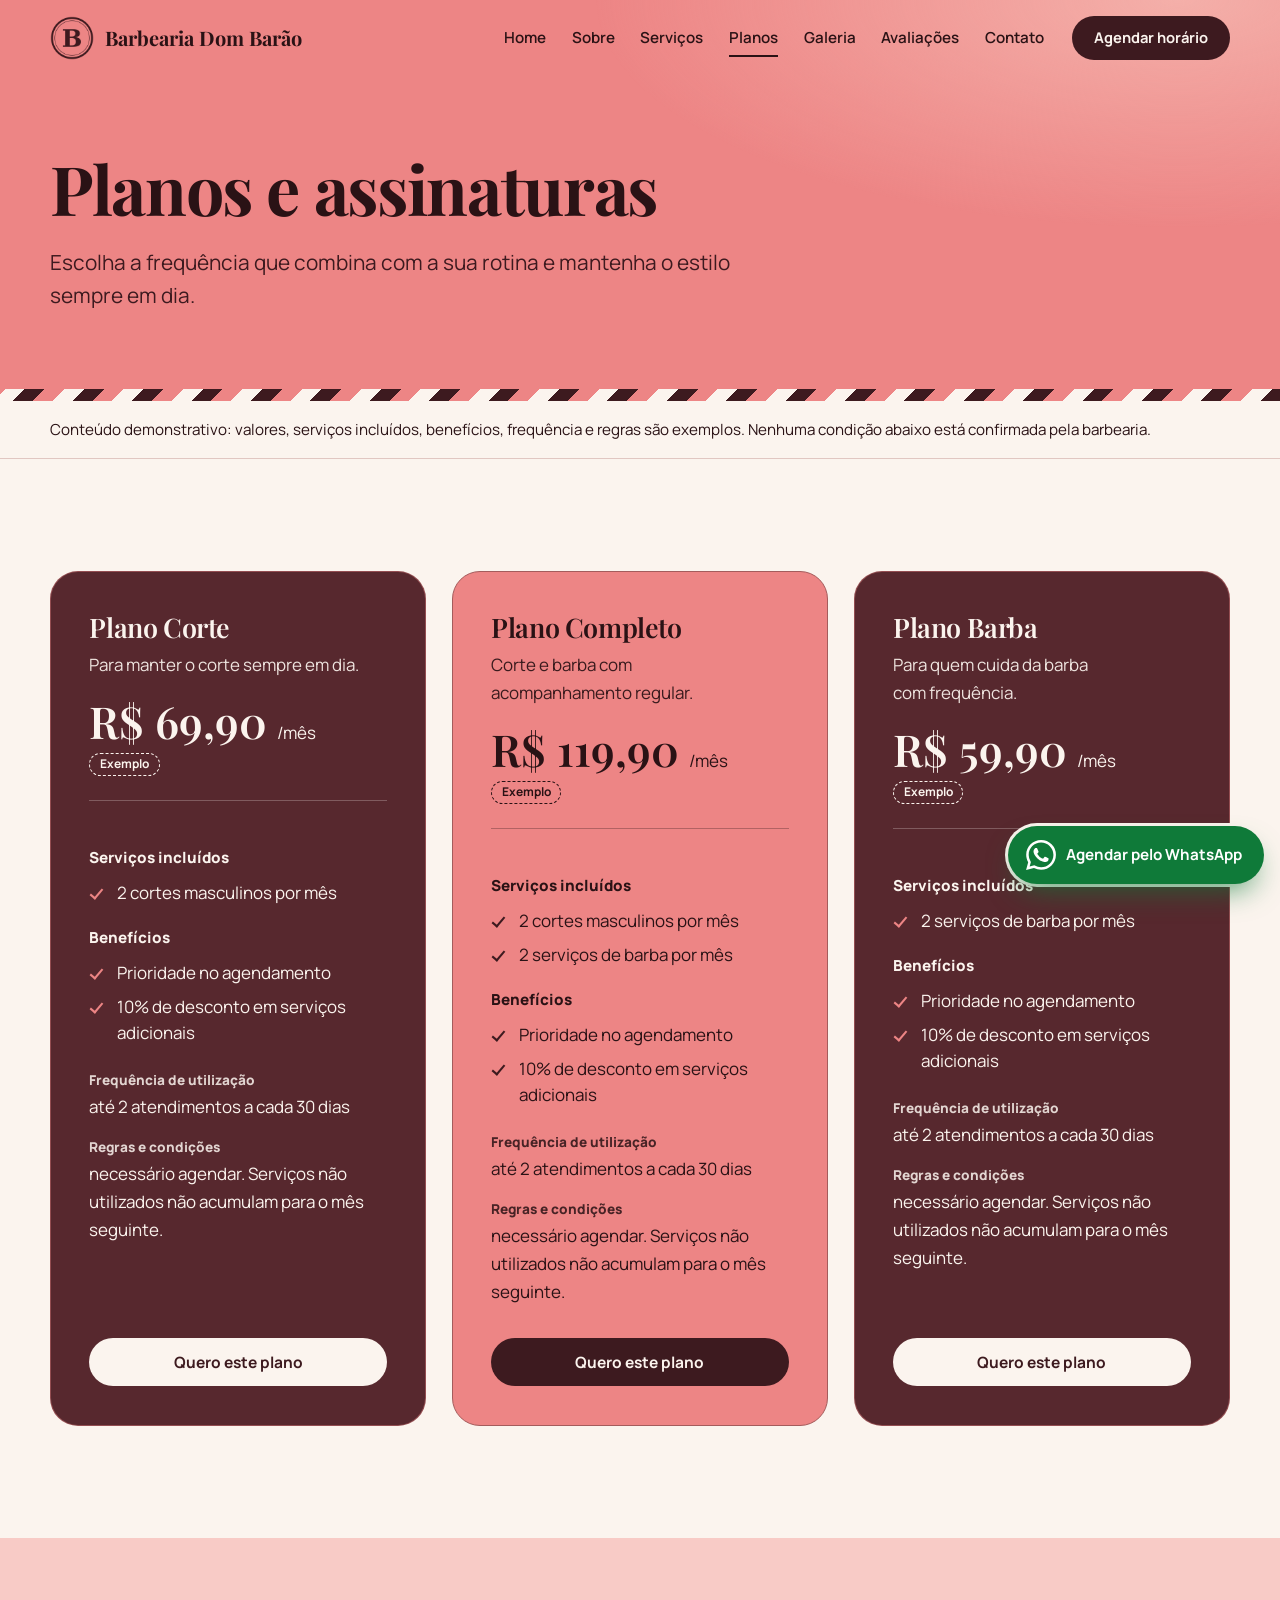
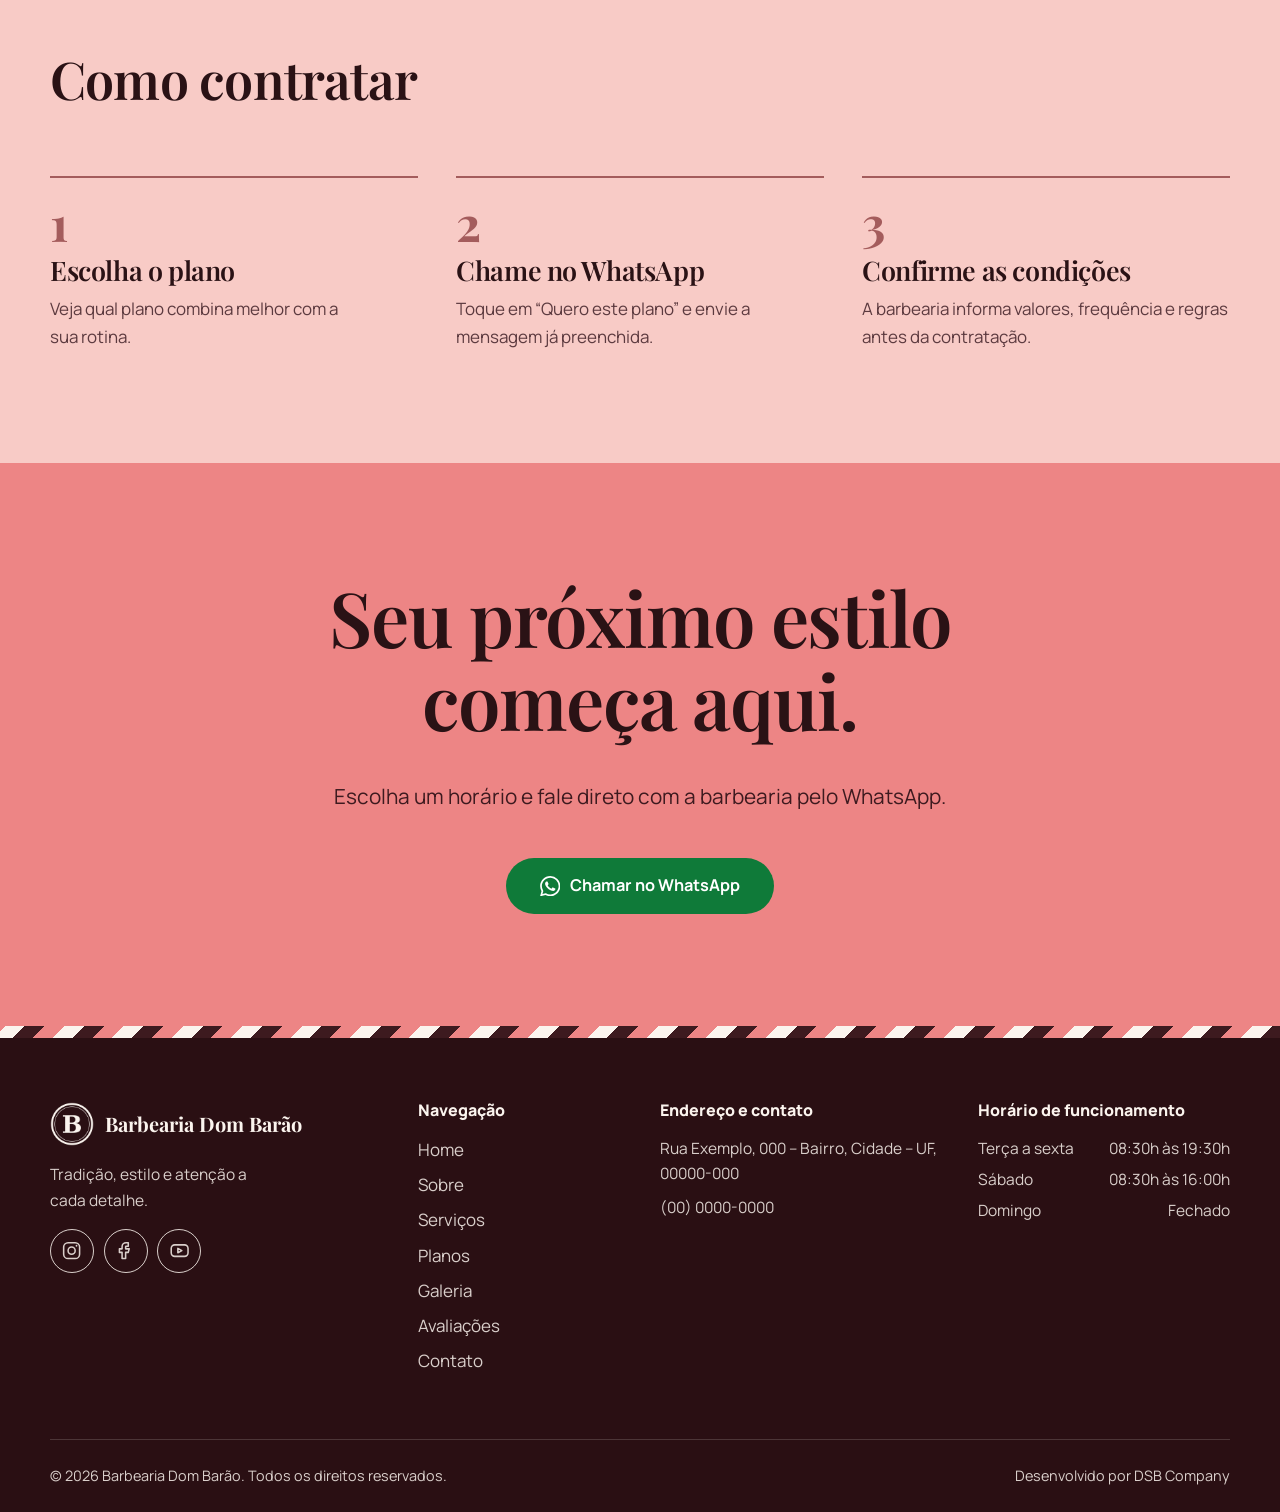
<file: planos.html>
<!DOCTYPE html>
<html lang="pt-BR">
<head>
  <meta charset="utf-8">
  <meta name="viewport" content="width=device-width, initial-scale=1">
  <!-- SEO: título e descrição próprios de cada página. EDITAR: troque "Nome da Barbearia" e a cidade. -->
  <title>Planos e assinaturas | Barbearia Dom Barão</title>
  <meta name="description" content="Conheça os planos e assinaturas da Barbearia Dom Barão para manter corte e barba sempre em dia, com frequência combinada e mais praticidade.">
  <meta name="theme-color" content="#ED8585">

  <!-- Open Graph. EDITAR ao publicar: og:image e og:url precisam ser endereços absolutos (https://seudominio.com.br/...). -->
  <meta property="og:type" content="website">
  <meta property="og:locale" content="pt_BR">
  <meta property="og:site_name" content="Barbearia Dom Barão">
  <meta property="og:title" content="Planos e assinaturas | Barbearia Dom Barão">
  <meta property="og:description" content="Conheça os planos e assinaturas da Barbearia Dom Barão para manter corte e barba sempre em dia, com frequência combinada e mais praticidade.">
  <meta property="og:image" content="assets/images/fachada.jpg">
  <meta name="twitter:card" content="summary_large_image">

  <!-- EDITAR (favicon): troque assets/icons/favicon.svg pelo ícone da barbearia (SVG ou PNG). -->
  <link rel="icon" href="assets/icons/favicon.svg" type="image/svg+xml">

  <link rel="preconnect" href="https://fonts.googleapis.com">
  <link rel="preconnect" href="https://fonts.gstatic.com" crossorigin>
  <link rel="stylesheet" href="https://fonts.googleapis.com/css2?family=Manrope:wght@400;500;600;700;800&family=Playfair+Display:ital,wght@0,500;0,600;0,700;1,500&display=swap">
  <link rel="stylesheet" href="css/style.css">
  <script>document.documentElement.classList.add('js');</script>
</head>
<body data-wa-msg="Olá! Vim pelo site e gostaria de saber mais sobre os planos.">
<!-- Ícones (sprite inline). Uso: <svg class="icon"><use href="#i-nome"/></svg> -->
<svg xmlns="http://www.w3.org/2000/svg" style="position:absolute;width:0;height:0;overflow:hidden" aria-hidden="true" focusable="false">
  <symbol id="i-whatsapp" viewBox="0 0 24 24"><path d="M17.472 14.382c-.297-.149-1.758-.867-2.03-.967-.273-.099-.471-.148-.67.15-.197.297-.767.966-.94 1.164-.173.199-.347.223-.644.075-.297-.15-1.255-.463-2.39-1.475-.883-.788-1.48-1.761-1.653-2.059-.173-.297-.018-.458.13-.606.134-.133.298-.347.446-.52.149-.174.198-.298.298-.497.099-.198.05-.371-.025-.52-.075-.149-.669-1.612-.916-2.207-.242-.579-.487-.5-.669-.51-.173-.008-.371-.01-.57-.01-.198 0-.52.074-.792.372-.272.297-1.04 1.016-1.04 2.479 0 1.462 1.065 2.875 1.213 3.074.149.198 2.096 3.2 5.077 4.487.709.306 1.262.489 1.694.625.712.227 1.36.195 1.871.118.571-.085 1.758-.719 2.006-1.413.248-.694.248-1.289.173-1.413-.074-.124-.272-.198-.57-.347m-5.421 7.403h-.004a9.87 9.87 0 01-5.031-1.378l-.361-.214-3.741.982.998-3.648-.235-.374a9.86 9.86 0 01-1.51-5.26c.001-5.45 4.436-9.884 9.888-9.884 2.64 0 5.122 1.03 6.988 2.898a9.825 9.825 0 012.893 6.994c-.003 5.45-4.437 9.884-9.885 9.884m8.413-18.297A11.815 11.815 0 0012.05 0C5.495 0 .16 5.335.157 11.892c0 2.096.547 4.142 1.588 5.945L.057 24l6.305-1.654a11.882 11.882 0 005.683 1.448h.005c6.554 0 11.89-5.335 11.893-11.893a11.821 11.821 0 00-3.48-8.413Z"/></symbol>
  <symbol id="i-instagram" viewBox="0 0 24 24"><rect x="3" y="3" width="18" height="18" rx="5"/><circle cx="12" cy="12" r="4"/><circle cx="17.5" cy="6.5" r="1" fill="currentColor" stroke="none"/></symbol>
  <symbol id="i-facebook" viewBox="0 0 24 24"><path d="M15 3h-2.5A4.5 4.5 0 0 0 8 7.5V10H5v4h3v7h4v-7h3l1-4h-4V7.5c0-.3.2-.5.5-.5H15z"/></symbol>
  <symbol id="i-youtube" viewBox="0 0 24 24"><rect x="2.5" y="5.5" width="19" height="13" rx="4"/><path d="M10 9.5v5l4.5-2.5z"/></symbol>
  <symbol id="i-pin" viewBox="0 0 24 24"><path d="M12 21s7-5.5 7-11a7 7 0 1 0-14 0c0 5.5 7 11 7 11z"/><circle cx="12" cy="10" r="2.5"/></symbol>
  <symbol id="i-phone" viewBox="0 0 24 24"><path d="M5 4h4l2 5-2.5 1.5a11 11 0 0 0 5 5L15 13l5 2v4a2 2 0 0 1-2 2A16 16 0 0 1 3 6a2 2 0 0 1 2-2z"/></symbol>
  <symbol id="i-mail" viewBox="0 0 24 24"><rect x="3" y="5" width="18" height="14" rx="3"/><path d="m4 7 8 6 8-6"/></symbol>
  <symbol id="i-clock" viewBox="0 0 24 24"><circle cx="12" cy="12" r="9"/><path d="M12 7v5l3 2"/></symbol>
  <symbol id="i-close" viewBox="0 0 24 24"><path d="M6 6l12 12M18 6L6 18"/></symbol>
  <symbol id="i-prev" viewBox="0 0 24 24"><path d="M15 5l-7 7 7 7"/></symbol>
  <symbol id="i-next" viewBox="0 0 24 24"><path d="M9 5l7 7-7 7"/></symbol>
</svg>

  <a class="skip-link" href="#conteudo">Ir para o conteúdo</a>

  <header class="site-header">
    <div class="container site-header__inner">
      <a class="brand" href="index.html">
        <!-- EDITAR (logotipo): substitua assets/images/logo.png pelo logotipo real (PNG transparente, formato quadrado). -->
        <img src="assets/images/logo.png" alt="" width="256" height="256">
        <span data-cfg="nome">Nome da Barbearia</span>
      </a>

      <nav class="site-nav" id="menu-principal" aria-label="Menu principal">
        <ul class="site-nav__list">
          <li><a href="index.html">Home</a></li>
          <li><a href="sobre.html">Sobre</a></li>
          <li><a href="servicos.html">Serviços</a></li>
          <li><a href="planos.html" aria-current="page">Planos</a></li>
          <li><a href="galeria.html">Galeria</a></li>
          <li><a href="avaliacoes.html">Avaliações</a></li>
          <li><a href="contato.html">Contato</a></li>
        </ul>
        <a class="btn btn--primary btn--sm" href="contato.html" data-wa="Olá! Vim pelo site e gostaria de agendar um horário.">Agendar horário</a>
      </nav>

      <button class="nav-toggle" type="button" aria-expanded="false" aria-controls="menu-principal" aria-label="Abrir menu">
        <span class="nav-toggle__bars" aria-hidden="true"></span>
      </button>
    </div>
  </header>

  <main id="conteudo">

    <!-- ========== CABEÇALHO DA PÁGINA ========== -->
    <section class="page-hero" aria-labelledby="pagina-titulo">
      <div class="container">
        <h1 id="pagina-titulo">Planos e assinaturas</h1>
        <p class="lead">Escolha a frequência que combina com a sua rotina e mantenha o estilo sempre em dia.</p>
      </div>
    </section>
    <div class="ribbon" aria-hidden="true"></div>

    <div class="demo-strip demo-only">
      <div class="container">
        <p class="demo-note">Conteúdo demonstrativo: valores, serviços incluídos, benefícios, frequência e regras são exemplos. Nenhuma condição abaixo está confirmada pela barbearia.</p>
      </div>
    </div>

    <!-- ========== PLANOS ========== -->
    <section class="section section--cream" aria-labelledby="planos-titulo">
      <div class="container">
        <h2 id="planos-titulo" class="sr-only">Escolha o seu plano</h2>

        <!-- EDITAR (planos): nome, valor, serviços, benefícios, frequência e regras de cada plano.
             Só publique benefícios, descontos ou limites que a barbearia realmente oferecer.
             O botão abre o WhatsApp com a mensagem definida em data-wa. -->
        <div class="plans" data-stagger>

          <article class="plan reveal reveal--up">
            <h3 class="plan__name">Plano Corte</h3>
            <p class="plan__tagline">Para manter o corte sempre em dia.</p>
            <p class="plan__price"><span class="price">R$ 69,90</span><span>/mês</span><span class="demo-tag">Exemplo</span></p><!-- EDITAR: valor -->

            <p class="plan__label">Serviços incluídos</p>
            <ul class="checklist">
              <li>2 cortes masculinos por mês</li>
            </ul>

            <p class="plan__label">Benefícios</p>
            <ul class="checklist">
              <li>Prioridade no agendamento</li>
              <li>10% de desconto em serviços adicionais</li>
            </ul>

            <dl class="plan__facts">
              <div><dt>Frequência de utilização</dt><dd>até 2 atendimentos a cada 30 dias</dd></div>
              <div><dt>Regras e condições</dt><dd>necessário agendar. Serviços não utilizados não acumulam para o mês seguinte.</dd></div>
            </dl>

            <div class="plan__cta">
              <a class="btn btn--primary" href="contato.html" data-wa="Olá! Vim pelo site e tenho interesse no Plano Corte.">Quero este plano</a>
            </div>
          </article>

          <article class="plan plan--featured reveal reveal--up">
            <h3 class="plan__name">Plano Completo</h3>
            <p class="plan__tagline">Corte e barba com acompanhamento regular.</p>
            <p class="plan__price"><span class="price">R$ 119,90</span><span>/mês</span><span class="demo-tag">Exemplo</span></p><!-- EDITAR: valor -->

            <p class="plan__label">Serviços incluídos</p>
            <ul class="checklist">
              <li>2 cortes masculinos por mês</li>
              <li>2 serviços de barba por mês</li>
            </ul>

            <p class="plan__label">Benefícios</p>
            <ul class="checklist">
              <li>Prioridade no agendamento</li>
              <li>10% de desconto em serviços adicionais</li>
            </ul>

            <dl class="plan__facts">
              <div><dt>Frequência de utilização</dt><dd>até 2 atendimentos a cada 30 dias</dd></div>
              <div><dt>Regras e condições</dt><dd>necessário agendar. Serviços não utilizados não acumulam para o mês seguinte.</dd></div>
            </dl>

            <div class="plan__cta">
              <a class="btn btn--primary" href="contato.html" data-wa="Olá! Vim pelo site e tenho interesse no Plano Completo.">Quero este plano</a>
            </div>
          </article>

          <article class="plan reveal reveal--up">
            <h3 class="plan__name">Plano Barba</h3>
            <p class="plan__tagline">Para quem cuida da barba com frequência.</p>
            <p class="plan__price"><span class="price">R$ 59,90</span><span>/mês</span><span class="demo-tag">Exemplo</span></p><!-- EDITAR: valor -->

            <p class="plan__label">Serviços incluídos</p>
            <ul class="checklist">
              <li>2 serviços de barba por mês</li>
            </ul>

            <p class="plan__label">Benefícios</p>
            <ul class="checklist">
              <li>Prioridade no agendamento</li>
              <li>10% de desconto em serviços adicionais</li>
            </ul>

            <dl class="plan__facts">
              <div><dt>Frequência de utilização</dt><dd>até 2 atendimentos a cada 30 dias</dd></div>
              <div><dt>Regras e condições</dt><dd>necessário agendar. Serviços não utilizados não acumulam para o mês seguinte.</dd></div>
            </dl>

            <div class="plan__cta">
              <a class="btn btn--primary" href="contato.html" data-wa="Olá! Vim pelo site e tenho interesse no Plano Barba.">Quero este plano</a>
            </div>
          </article>

        </div>
      </div>
    </section>

    <!-- ========== COMO CONTRATAR ========== -->
    <section class="section section--soft" aria-labelledby="como-titulo">
      <div class="container">
        <div class="section-head reveal reveal--up">
          <div class="section-head__text">
            <h2 id="como-titulo">Como contratar</h2>
          </div>
        </div>
        <!-- EDITAR (passos): ajuste conforme o processo real de contratação da barbearia. -->
        <ol class="steps" data-stagger>
          <li class="reveal reveal--up">
            <h3>Escolha o plano</h3>
            <p>Veja qual plano combina melhor com a sua rotina.</p>
          </li>
          <li class="reveal reveal--up">
            <h3>Chame no WhatsApp</h3>
            <p>Toque em “Quero este plano” e envie a mensagem já preenchida.</p>
          </li>
          <li class="reveal reveal--up">
            <h3>Confirme as condições</h3>
            <p>A barbearia informa valores, frequência e regras antes da contratação.</p>
          </li>
        </ol>
      </div>
    </section>

    <!-- ========== CHAMADA FINAL ========== -->
    <section class="section section--rose cta-final" aria-labelledby="cta-titulo">
      <div class="container">
        <div class="reveal reveal--up">
          <h2 id="cta-titulo">Seu próximo estilo começa aqui.</h2>
          <p class="lead">Escolha um horário e fale direto com a barbearia pelo WhatsApp.</p>
          <a class="btn btn--wa btn--lg" href="contato.html" data-wa="Olá! Vim pelo site e gostaria de agendar um horário.">
            <svg class="icon icon--fill" aria-hidden="true" focusable="false"><use href="#i-whatsapp"/></svg>
            Chamar no WhatsApp
          </a>
        </div>
      </div>
    </section>
  </main>

  <footer class="site-footer">
    <div class="ribbon" aria-hidden="true"></div>
    <div class="container">
      <div class="site-footer__grid">
        <div class="site-footer__brand">
          <a class="brand" href="index.html">
            <img src="assets/images/logo-claro.png" alt="" width="256" height="256" loading="lazy">
            <span data-cfg="nome">Nome da Barbearia</span>
          </a>
          <!-- EDITAR: frase curta do rodapé. -->
          <p>Tradição, estilo e atenção a cada detalhe.</p>
          <!-- EDITAR: links das redes sociais em js/script.js (CONFIG.redes). Redes sem link são ocultadas. -->
          <ul class="socials">
            <li><a data-social="instagram" href="#" aria-label="Instagram"><svg class="icon" aria-hidden="true" focusable="false"><use href="#i-instagram"/></svg></a></li>
            <li><a data-social="facebook" href="#" aria-label="Facebook"><svg class="icon" aria-hidden="true" focusable="false"><use href="#i-facebook"/></svg></a></li>
            <li><a data-social="youtube" href="#" aria-label="YouTube"><svg class="icon" aria-hidden="true" focusable="false"><use href="#i-youtube"/></svg></a></li>
          </ul>
        </div>

        <div>
          <h2 class="footer-title">Navegação</h2>
          <ul class="footer-links">
            <li><a href="index.html">Home</a></li>
            <li><a href="sobre.html">Sobre</a></li>
            <li><a href="servicos.html">Serviços</a></li>
            <li><a href="planos.html">Planos</a></li>
            <li><a href="galeria.html">Galeria</a></li>
            <li><a href="avaliacoes.html">Avaliações</a></li>
            <li><a href="contato.html">Contato</a></li>
          </ul>
        </div>

        <div>
          <h2 class="footer-title">Endereço e contato</h2>
          <!-- EDITAR: endereço e telefone em js/script.js (CONFIG.endereco, CONFIG.telefone). -->
          <address>
            <p data-cfg="endereco">Rua Exemplo, 000 – Bairro, Cidade – UF, 00000-000</p>
            <p><a href="contato.html" data-cfg="telefone" data-cfg-href="tel">(00) 0000-0000</a></p>
          </address>
        </div>

        <div>
          <h2 class="footer-title">Horário de funcionamento</h2>
          <!-- EDITAR: horários em js/script.js (CONFIG.horarios). -->
          <ul class="hours" data-hours>
            <li><span>Segunda a sexta</span><span>00h às 00h</span></li>
            <li><span>Sábado</span><span>00h às 00h</span></li>
            <li><span>Domingo</span><span>Fechado</span></li>
          </ul>
        </div>
      </div>

      <div class="site-footer__bottom">
        <p>© <span data-year>2026</span> <span data-cfg="nome">Nome da Barbearia</span>. Todos os direitos reservados.</p>
        <!-- Crédito configurável: nome e link em js/script.js (CONFIG.credito). -->
        <p>Desenvolvido por <a data-credit href="https://dsb-company.netlify.app/" target="_blank" rel="noopener noreferrer">DSB Company</a></p>
      </div>
    </div>
  </footer>

  <!-- Botão flutuante de WhatsApp: número em js/script.js (CONFIG.whatsapp); mensagem em <body data-wa-msg="..."> -->
  <a class="wa-float" href="contato.html" data-wa="" aria-label="Falar pelo WhatsApp">
    <svg class="icon icon--fill" aria-hidden="true" focusable="false"><use href="#i-whatsapp"/></svg>
    <span class="wa-float__label">Agendar pelo WhatsApp</span>
  </a>

  <script src="js/script.js" defer></script>
</body>
</html>
</file>
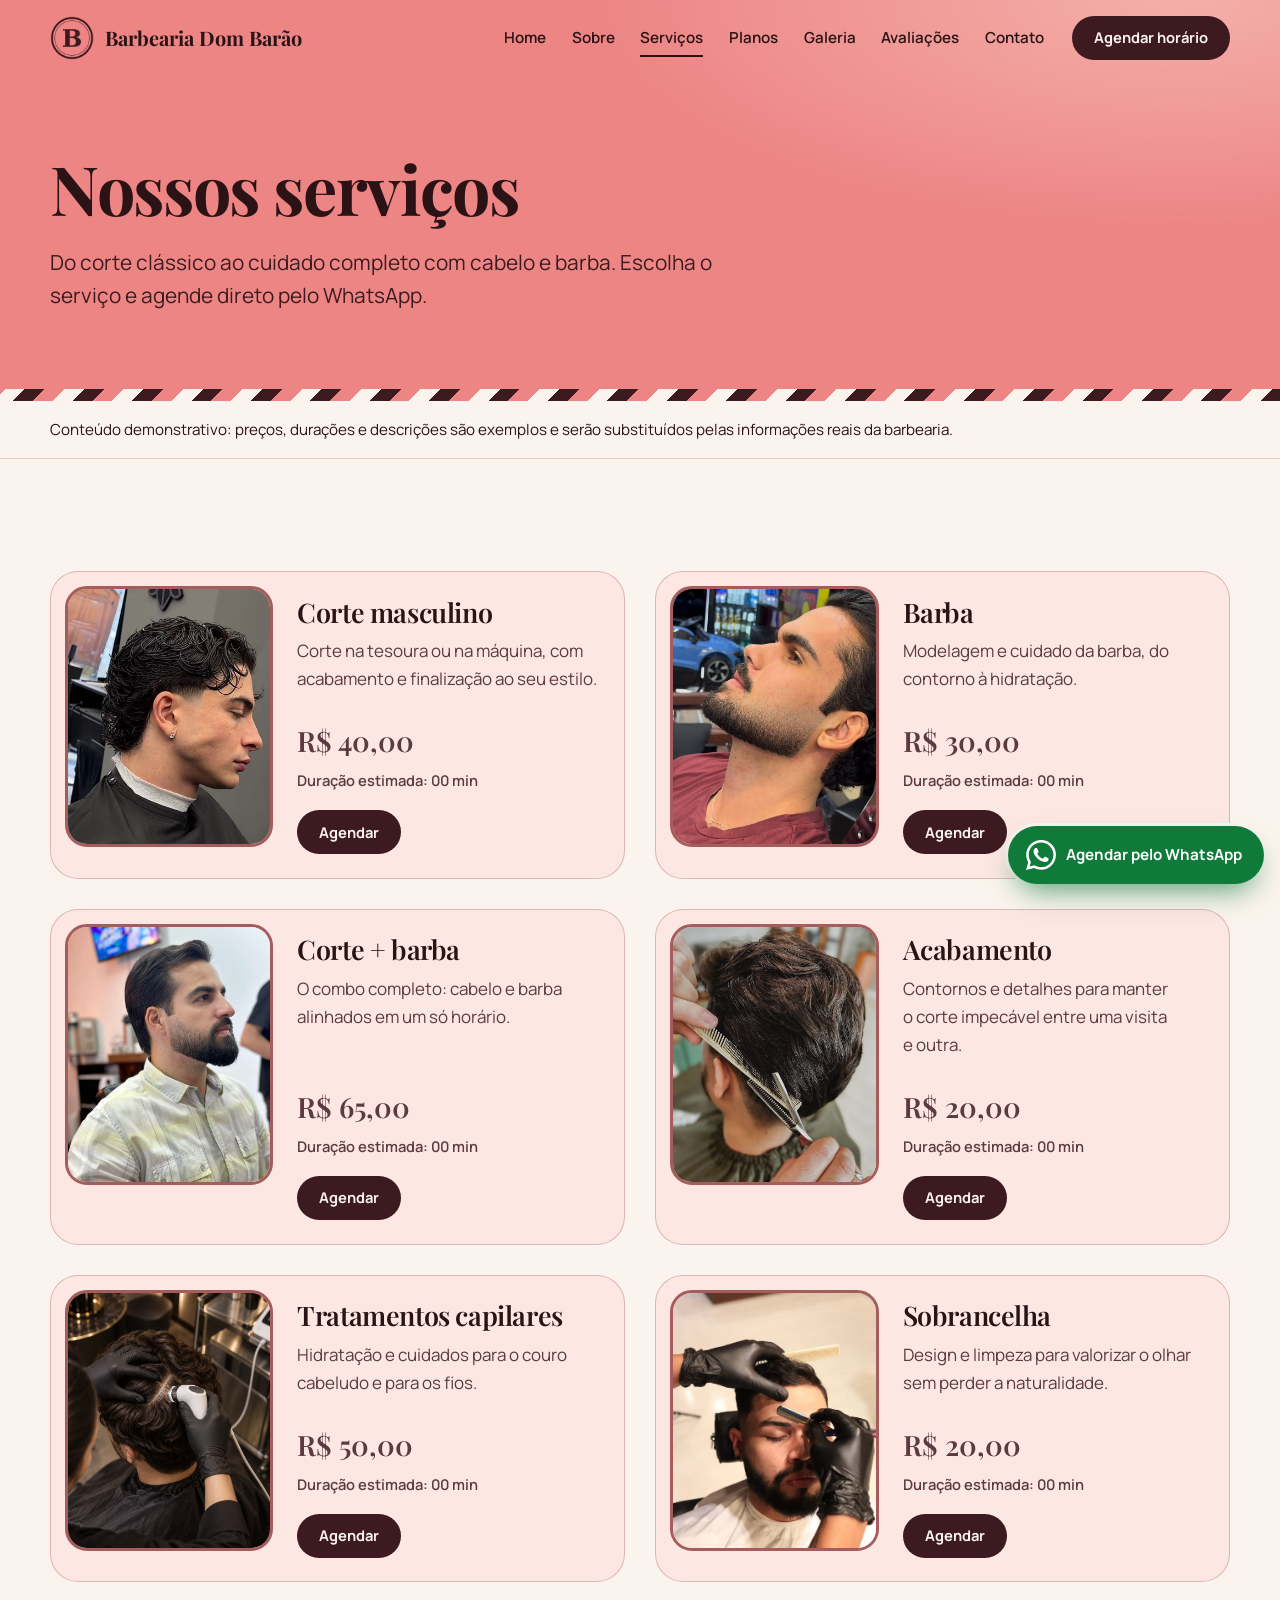
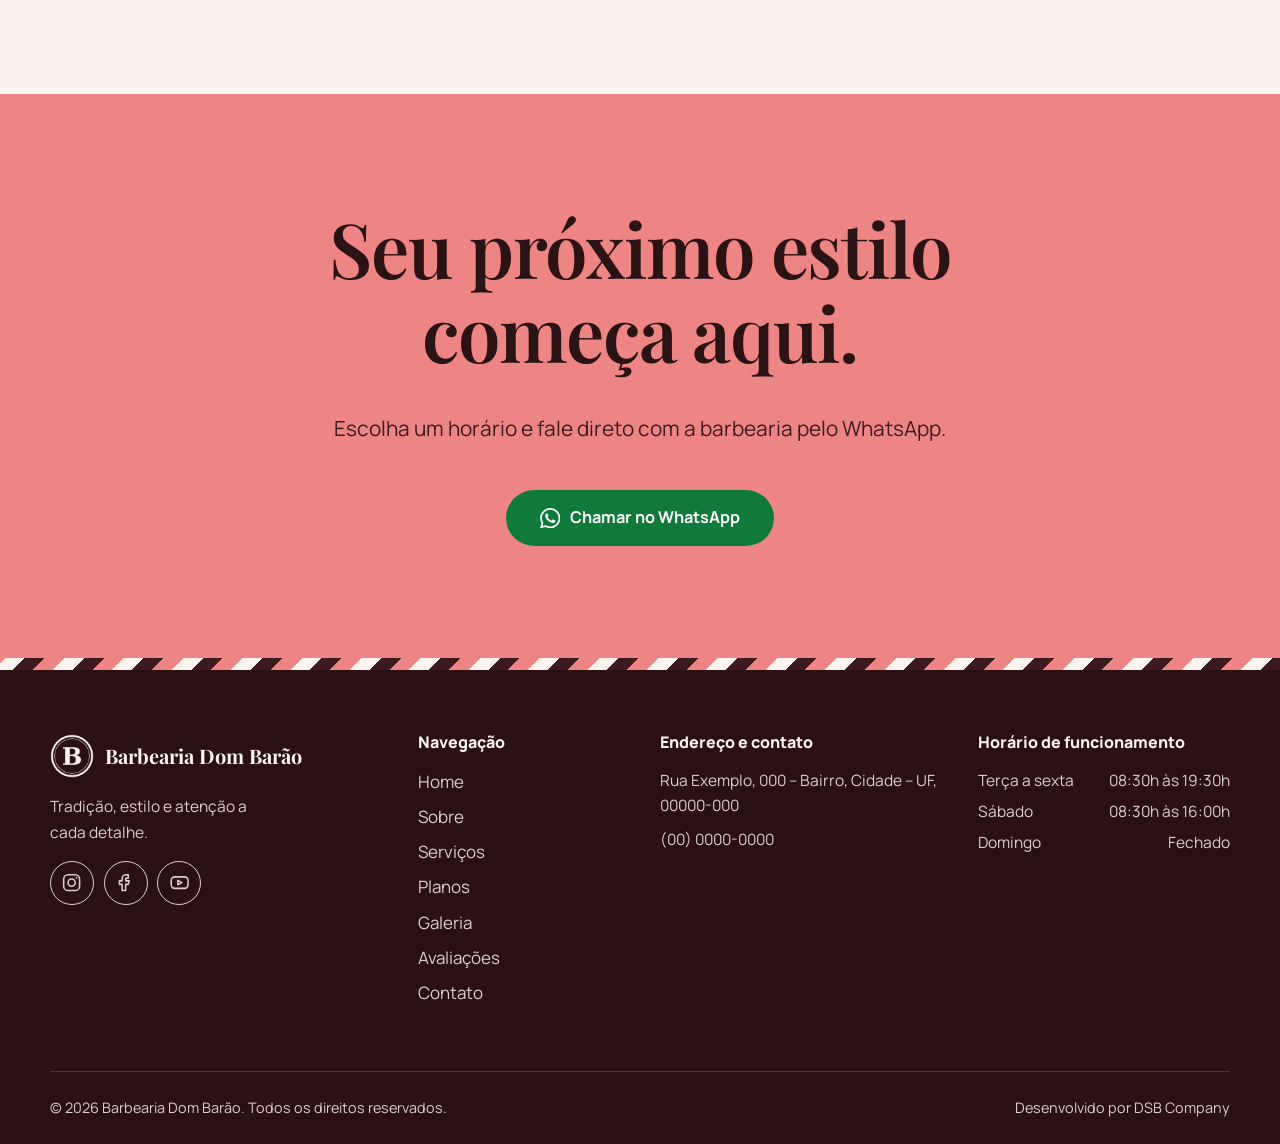
<file: servicos.html>
<!DOCTYPE html>
<html lang="pt-BR">
<head>
  <meta charset="utf-8">
  <meta name="viewport" content="width=device-width, initial-scale=1">
  <!-- SEO: título e descrição próprios de cada página. EDITAR: troque "Nome da Barbearia" e a cidade. -->
  <title>Serviços | Barbearia Dom Barão</title>
  <meta name="description" content="Corte masculino, barba, corte + barba, acabamento, tratamentos capilares e mais. Veja os serviços da Barbearia Dom Barão e agende pelo WhatsApp.">
  <meta name="theme-color" content="#ED8585">

  <!-- Open Graph. EDITAR ao publicar: og:image e og:url precisam ser endereços absolutos (https://seudominio.com.br/...). -->
  <meta property="og:type" content="website">
  <meta property="og:locale" content="pt_BR">
  <meta property="og:site_name" content="Barbearia Dom Barão">
  <meta property="og:title" content="Serviços | Barbearia Dom Barão">
  <meta property="og:description" content="Corte masculino, barba, corte + barba, acabamento, tratamentos capilares e mais. Veja os serviços da Barbearia Dom Barão e agende pelo WhatsApp.">
  <meta property="og:image" content="assets/images/fachada.jpg">
  <meta name="twitter:card" content="summary_large_image">

  <!-- EDITAR (favicon): troque assets/icons/favicon.svg pelo ícone da barbearia (SVG ou PNG). -->
  <link rel="icon" href="assets/icons/favicon.svg" type="image/svg+xml">

  <link rel="preconnect" href="https://fonts.googleapis.com">
  <link rel="preconnect" href="https://fonts.gstatic.com" crossorigin>
  <link rel="stylesheet" href="https://fonts.googleapis.com/css2?family=Manrope:wght@400;500;600;700;800&family=Playfair+Display:ital,wght@0,500;0,600;0,700;1,500&display=swap">
  <link rel="stylesheet" href="css/style.css">
  <script>document.documentElement.classList.add('js');</script>
</head>
<body data-wa-msg="Olá! Vim pelo site e gostaria de agendar um serviço.">
<!-- Ícones (sprite inline). Uso: <svg class="icon"><use href="#i-nome"/></svg> -->
<svg xmlns="http://www.w3.org/2000/svg" style="position:absolute;width:0;height:0;overflow:hidden" aria-hidden="true" focusable="false">
  <symbol id="i-whatsapp" viewBox="0 0 24 24"><path d="M17.472 14.382c-.297-.149-1.758-.867-2.03-.967-.273-.099-.471-.148-.67.15-.197.297-.767.966-.94 1.164-.173.199-.347.223-.644.075-.297-.15-1.255-.463-2.39-1.475-.883-.788-1.48-1.761-1.653-2.059-.173-.297-.018-.458.13-.606.134-.133.298-.347.446-.52.149-.174.198-.298.298-.497.099-.198.05-.371-.025-.52-.075-.149-.669-1.612-.916-2.207-.242-.579-.487-.5-.669-.51-.173-.008-.371-.01-.57-.01-.198 0-.52.074-.792.372-.272.297-1.04 1.016-1.04 2.479 0 1.462 1.065 2.875 1.213 3.074.149.198 2.096 3.2 5.077 4.487.709.306 1.262.489 1.694.625.712.227 1.36.195 1.871.118.571-.085 1.758-.719 2.006-1.413.248-.694.248-1.289.173-1.413-.074-.124-.272-.198-.57-.347m-5.421 7.403h-.004a9.87 9.87 0 01-5.031-1.378l-.361-.214-3.741.982.998-3.648-.235-.374a9.86 9.86 0 01-1.51-5.26c.001-5.45 4.436-9.884 9.888-9.884 2.64 0 5.122 1.03 6.988 2.898a9.825 9.825 0 012.893 6.994c-.003 5.45-4.437 9.884-9.885 9.884m8.413-18.297A11.815 11.815 0 0012.05 0C5.495 0 .16 5.335.157 11.892c0 2.096.547 4.142 1.588 5.945L.057 24l6.305-1.654a11.882 11.882 0 005.683 1.448h.005c6.554 0 11.89-5.335 11.893-11.893a11.821 11.821 0 00-3.48-8.413Z"/></symbol>
  <symbol id="i-instagram" viewBox="0 0 24 24"><rect x="3" y="3" width="18" height="18" rx="5"/><circle cx="12" cy="12" r="4"/><circle cx="17.5" cy="6.5" r="1" fill="currentColor" stroke="none"/></symbol>
  <symbol id="i-facebook" viewBox="0 0 24 24"><path d="M15 3h-2.5A4.5 4.5 0 0 0 8 7.5V10H5v4h3v7h4v-7h3l1-4h-4V7.5c0-.3.2-.5.5-.5H15z"/></symbol>
  <symbol id="i-youtube" viewBox="0 0 24 24"><rect x="2.5" y="5.5" width="19" height="13" rx="4"/><path d="M10 9.5v5l4.5-2.5z"/></symbol>
  <symbol id="i-pin" viewBox="0 0 24 24"><path d="M12 21s7-5.5 7-11a7 7 0 1 0-14 0c0 5.5 7 11 7 11z"/><circle cx="12" cy="10" r="2.5"/></symbol>
  <symbol id="i-phone" viewBox="0 0 24 24"><path d="M5 4h4l2 5-2.5 1.5a11 11 0 0 0 5 5L15 13l5 2v4a2 2 0 0 1-2 2A16 16 0 0 1 3 6a2 2 0 0 1 2-2z"/></symbol>
  <symbol id="i-mail" viewBox="0 0 24 24"><rect x="3" y="5" width="18" height="14" rx="3"/><path d="m4 7 8 6 8-6"/></symbol>
  <symbol id="i-clock" viewBox="0 0 24 24"><circle cx="12" cy="12" r="9"/><path d="M12 7v5l3 2"/></symbol>
  <symbol id="i-close" viewBox="0 0 24 24"><path d="M6 6l12 12M18 6L6 18"/></symbol>
  <symbol id="i-prev" viewBox="0 0 24 24"><path d="M15 5l-7 7 7 7"/></symbol>
  <symbol id="i-next" viewBox="0 0 24 24"><path d="M9 5l7 7-7 7"/></symbol>
</svg>

  <a class="skip-link" href="#conteudo">Ir para o conteúdo</a>

  <header class="site-header">
    <div class="container site-header__inner">
      <a class="brand" href="index.html">
        <!-- EDITAR (logotipo): substitua assets/images/logo.png pelo logotipo real (PNG transparente, formato quadrado). -->
        <img src="assets/images/logo.png" alt="" width="256" height="256">
        <span data-cfg="nome"> Barbearia Dom Barão </span>
      </a>

      <nav class="site-nav" id="menu-principal" aria-label="Menu principal">
        <ul class="site-nav__list">
          <li><a href="index.html">Home</a></li>
          <li><a href="sobre.html">Sobre</a></li>
          <li><a href="servicos.html" aria-current="page">Serviços</a></li>
          <li><a href="planos.html">Planos</a></li>
          <li><a href="galeria.html">Galeria</a></li>
          <li><a href="avaliacoes.html">Avaliações</a></li>
          <li><a href="contato.html">Contato</a></li>
        </ul>
        <a class="btn btn--primary btn--sm" href="contato.html" data-wa="Olá! Vim pelo site e gostaria de agendar um horário.">Agendar horário</a>
      </nav>

      <button class="nav-toggle" type="button" aria-expanded="false" aria-controls="menu-principal" aria-label="Abrir menu">
        <span class="nav-toggle__bars" aria-hidden="true"></span>
      </button>
    </div>
  </header>

  <main id="conteudo">

    <!-- ========== CABEÇALHO DA PÁGINA ========== -->
    <section class="page-hero" aria-labelledby="pagina-titulo">
      <div class="container">
        <h1 id="pagina-titulo">Nossos serviços</h1>
        <p class="lead">Do corte clássico ao cuidado completo com cabelo e barba. Escolha o serviço e agende direto pelo WhatsApp.</p>
      </div>
    </section>
    <div class="ribbon" aria-hidden="true"></div>

    <div class="demo-strip demo-only">
      <div class="container">
        <p class="demo-note">Conteúdo demonstrativo: preços, durações e descrições são exemplos e serão substituídos pelas informações reais da barbearia.</p>
      </div>
    </div>

    <!-- ========== LISTA DE SERVIÇOS ========== -->
    <section class="section section--cream" aria-labelledby="lista-titulo">
      <div class="container">
        <h2 id="lista-titulo" class="sr-only">Lista de serviços</h2>

        <!-- EDITAR (serviços): para cada serviço altere foto, nome, descrição, preço, duração e a mensagem do botão (data-wa).
             Para adicionar um serviço, copie um bloco <article> inteiro. -->
        <div class="service-list" data-stagger>

          <article class="service-item reveal reveal--up">
            <div class="frame frame--4x5"><img src="assets/images/servicos/corte-masculino.jpg" width="736" height="1037" alt="Corte masculino (foto demonstrativa)" loading="lazy"></div>
            <div class="service-item__body">
              <h3>Corte masculino</h3>
              <p>Corte na tesoura ou na máquina, com acabamento e finalização ao seu estilo.</p>
              <p class="service-item__meta">
                <span class="price">R$ 40,00</span><!-- EDITAR: preço -->
                <span class="duration">Duração estimada: 00 min</span><!-- EDITAR: duração (ou remova a linha) -->
              </p>
              <a class="btn btn--primary btn--sm" href="contato.html" data-wa="Olá! Vim pelo site e gostaria de agendar um corte masculino.">Agendar</a>
            </div>
          </article>

          <article class="service-item reveal reveal--up">
            <div class="frame frame--4x5"><img src="assets/images/servicos/barba.jpg" width="736" height="1298" alt="Barba (foto demonstrativa)" loading="lazy"></div>
            <div class="service-item__body">
              <h3>Barba</h3>
              <p>Modelagem e cuidado da barba, do contorno à hidratação.</p>
              <p class="service-item__meta">
                <span class="price">R$ 30,00</span><!-- EDITAR: preço -->
                <span class="duration">Duração estimada: 00 min</span><!-- EDITAR: duração -->
              </p>
              <a class="btn btn--primary btn--sm" href="contato.html" data-wa="Olá! Vim pelo site e gostaria de agendar a barba.">Agendar</a>
            </div>
          </article>

          <article class="service-item reveal reveal--up">
            <div class="frame frame--4x5"><img src="assets/images/servicos/corte-barba.jpg" width="736" height="981" alt="Corte e barba (foto demonstrativa)" loading="lazy"></div>
            <div class="service-item__body">
              <h3>Corte + barba</h3>
              <p>O combo completo: cabelo e barba alinhados em um só horário.</p>
              <p class="service-item__meta">
                <span class="price">R$ 65,00</span><!-- EDITAR: preço -->
                <span class="duration">Duração estimada: 00 min</span><!-- EDITAR: duração -->
              </p>
              <a class="btn btn--primary btn--sm" href="contato.html" data-wa="Olá! Vim pelo site e gostaria de agendar corte + barba.">Agendar</a>
            </div>
          </article>

          <article class="service-item reveal reveal--up">
            <div class="frame frame--4x5"><img src="assets/images/servicos/acabamento.jpg" width="736" height="920" alt="Acabamento (foto demonstrativa)" loading="lazy"></div>
            <div class="service-item__body">
              <h3>Acabamento</h3>
              <p>Contornos e detalhes para manter o corte impecável entre uma visita e outra.</p>
              <p class="service-item__meta">
                <span class="price">R$ 20,00</span><!-- EDITAR: preço -->
                <span class="duration">Duração estimada: 00 min</span><!-- EDITAR: duração -->
              </p>
              <a class="btn btn--primary btn--sm" href="contato.html" data-wa="Olá! Vim pelo site e gostaria de agendar um acabamento.">Agendar</a>
            </div>
          </article>

          <article class="service-item reveal reveal--up">
            <div class="frame frame--4x5"><img src="assets/images/servicos/tratamento-capilar.jpg" width="736" height="1104" alt="Tratamento capilar (foto demonstrativa)" loading="lazy"></div>
            <div class="service-item__body">
              <h3>Tratamentos capilares</h3>
              <p>Hidratação e cuidados para o couro cabeludo e para os fios.</p>
              <p class="service-item__meta">
                <span class="price">R$ 50,00</span><!-- EDITAR: preço -->
                <span class="duration">Duração estimada: 00 min</span><!-- EDITAR: duração -->
              </p>
              <a class="btn btn--primary btn--sm" href="contato.html" data-wa="Olá! Vim pelo site e gostaria de agendar um tratamento capilar.">Agendar</a>
            </div>
          </article>

          <article class="service-item reveal reveal--up">
            <div class="frame frame--4x5"><img src="assets/images/servicos/sobrancelha.jpg" width="1978" height="2560" alt="Sobrancelha (foto demonstrativa)" loading="lazy"></div>
            <div class="service-item__body">
              <h3>Sobrancelha</h3>
              <p>Design e limpeza para valorizar o olhar sem perder a naturalidade.</p>
              <p class="service-item__meta">
                <span class="price">R$ 20,00</span><!-- EDITAR: preço -->
                <span class="duration">Duração estimada: 00 min</span><!-- EDITAR: duração -->
              </p>
              <a class="btn btn--primary btn--sm" href="contato.html" data-wa="Olá! Vim pelo site e gostaria de agendar a sobrancelha.">Agendar</a>
            </div>
          </article>

        </div>
      </div>
    </section>

    <!-- ========== CHAMADA FINAL ========== -->
    <section class="section section--rose cta-final" aria-labelledby="cta-titulo">
      <div class="container">
        <div class="reveal reveal--up">
          <h2 id="cta-titulo">Seu próximo estilo começa aqui.</h2>
          <p class="lead">Escolha um horário e fale direto com a barbearia pelo WhatsApp.</p>
          <a class="btn btn--wa btn--lg" href="contato.html" data-wa="Olá! Vim pelo site e gostaria de agendar um horário.">
            <svg class="icon icon--fill" aria-hidden="true" focusable="false"><use href="#i-whatsapp"/></svg>
            Chamar no WhatsApp
          </a>
        </div>
      </div>
    </section>
  </main>

  <footer class="site-footer">
    <div class="ribbon" aria-hidden="true"></div>
    <div class="container">
      <div class="site-footer__grid">
        <div class="site-footer__brand">
          <a class="brand" href="index.html">
            <img src="assets/images/logo-claro.png" alt="" width="256" height="256" loading="lazy">
            <span data-cfg="nome">Nome da Barbearia</span>
          </a>
          <!-- EDITAR: frase curta do rodapé. -->
          <p>Tradição, estilo e atenção a cada detalhe.</p>
          <!-- EDITAR: links das redes sociais em js/script.js (CONFIG.redes). Redes sem link são ocultadas. -->
          <ul class="socials">
            <li><a data-social="instagram" href="#" aria-label="Instagram"><svg class="icon" aria-hidden="true" focusable="false"><use href="#i-instagram"/></svg></a></li>
            <li><a data-social="facebook" href="#" aria-label="Facebook"><svg class="icon" aria-hidden="true" focusable="false"><use href="#i-facebook"/></svg></a></li>
            <li><a data-social="youtube" href="#" aria-label="YouTube"><svg class="icon" aria-hidden="true" focusable="false"><use href="#i-youtube"/></svg></a></li>
          </ul>
        </div>

        <div>
          <h2 class="footer-title">Navegação</h2>
          <ul class="footer-links">
            <li><a href="index.html">Home</a></li>
            <li><a href="sobre.html">Sobre</a></li>
            <li><a href="servicos.html">Serviços</a></li>
            <li><a href="planos.html">Planos</a></li>
            <li><a href="galeria.html">Galeria</a></li>
            <li><a href="avaliacoes.html">Avaliações</a></li>
            <li><a href="contato.html">Contato</a></li>
          </ul>
        </div>

        <div>
          <h2 class="footer-title">Endereço e contato</h2>
          <!-- EDITAR: endereço e telefone em js/script.js (CONFIG.endereco, CONFIG.telefone). -->
          <address>
            <p data-cfg="endereco">Rua Exemplo, 000 – Bairro, Cidade – UF, 00000-000</p>
            <p><a href="contato.html" data-cfg="telefone" data-cfg-href="tel">(00) 0000-0000</a></p>
          </address>
        </div>

        <div>
          <h2 class="footer-title">Horário de funcionamento</h2>
          <!-- EDITAR: horários em js/script.js (CONFIG.horarios). -->
          <ul class="hours" data-hours>
            <li><span>Segunda a sexta</span><span>00h às 00h</span></li>
            <li><span>Sábado</span><span>00h às 00h</span></li>
            <li><span>Domingo</span><span>Fechado</span></li>
          </ul>
        </div>
      </div>

      <div class="site-footer__bottom">
        <p>© <span data-year>2026</span> <span data-cfg="nome">Nome da Barbearia</span>. Todos os direitos reservados.</p>
        <!-- Crédito configurável: nome e link em js/script.js (CONFIG.credito). -->
        <p>Desenvolvido por <a data-credit href="https://dsb-company.netlify.app/" target="_blank" rel="noopener noreferrer">DSB Company</a></p>
      </div>
    </div>
  </footer>

  <!-- Botão flutuante de WhatsApp: número em js/script.js (CONFIG.whatsapp); mensagem em <body data-wa-msg="..."> -->
  <a class="wa-float" href="contato.html" data-wa="" aria-label="Falar pelo WhatsApp">
    <svg class="icon icon--fill" aria-hidden="true" focusable="false"><use href="#i-whatsapp"/></svg>
    <span class="wa-float__label">Agendar pelo WhatsApp</span>
  </a>

  <script src="js/script.js" defer></script>
</body>
</html>
</file>
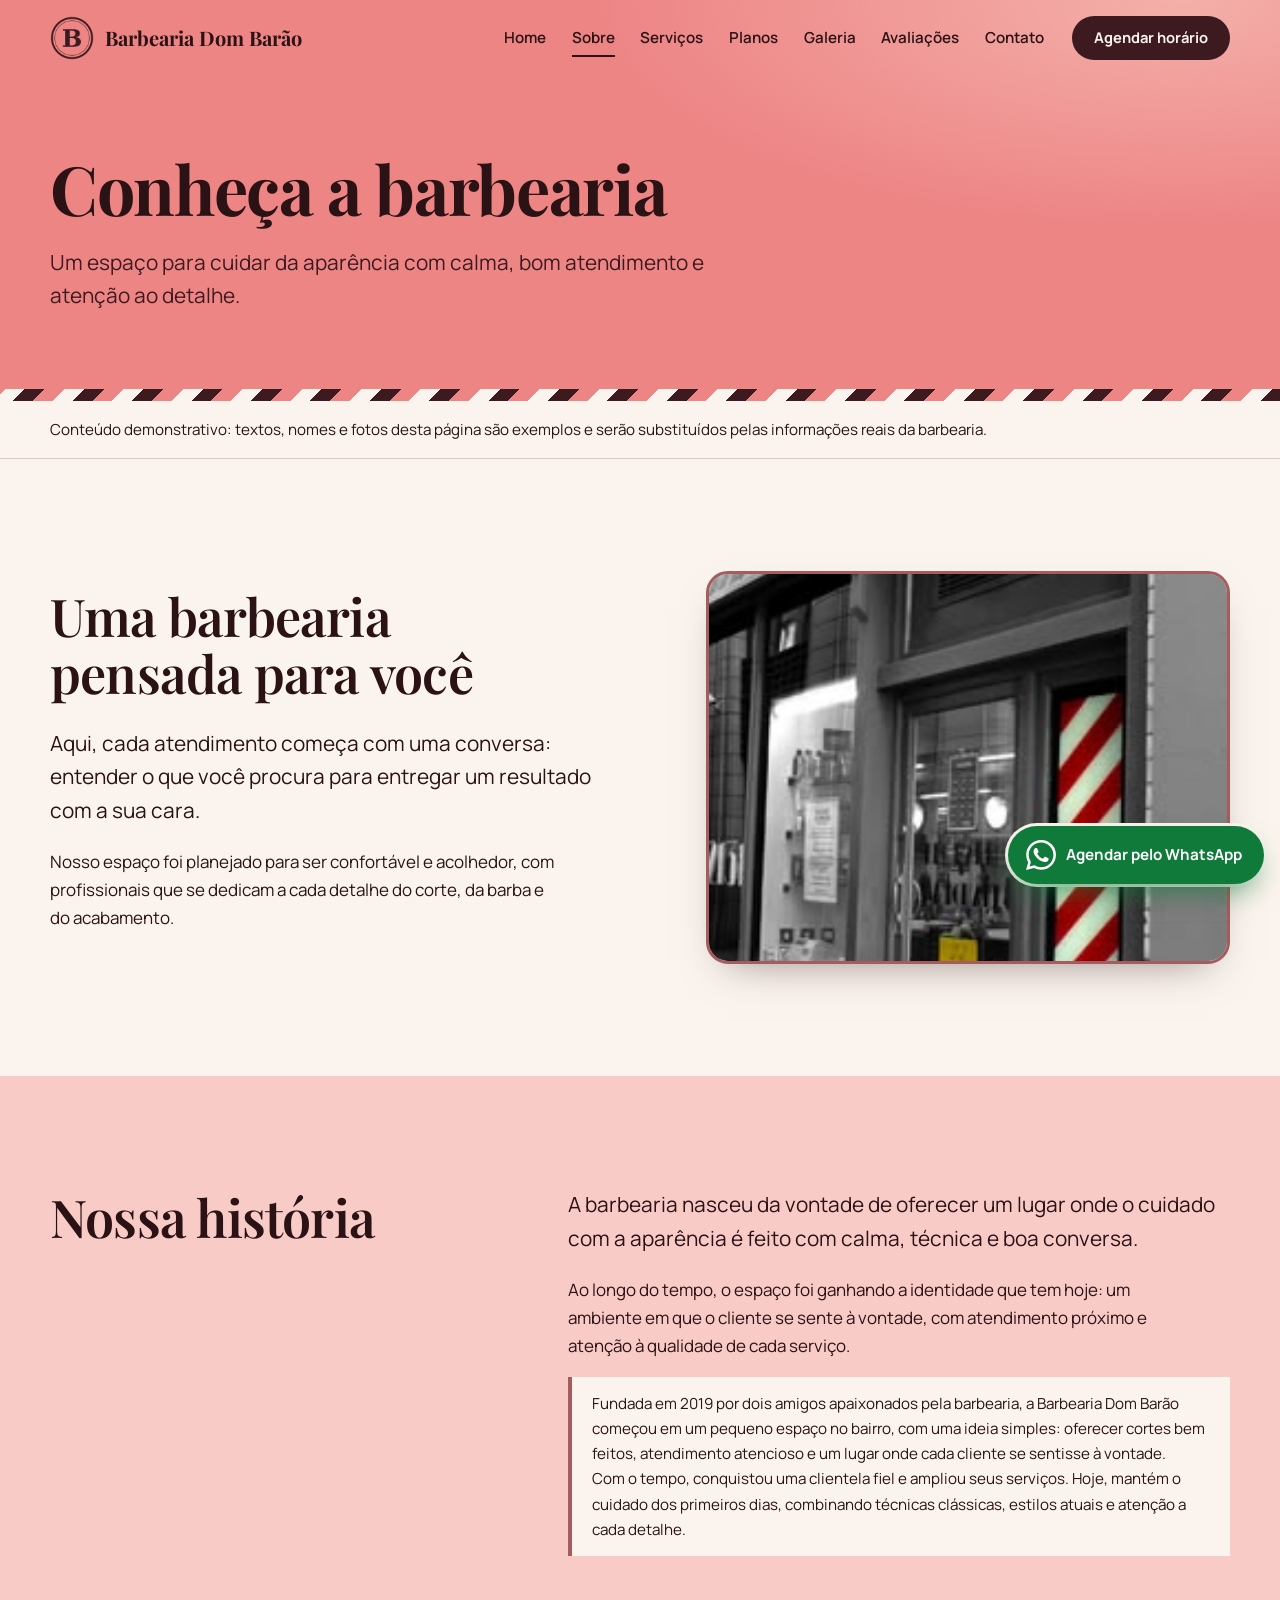
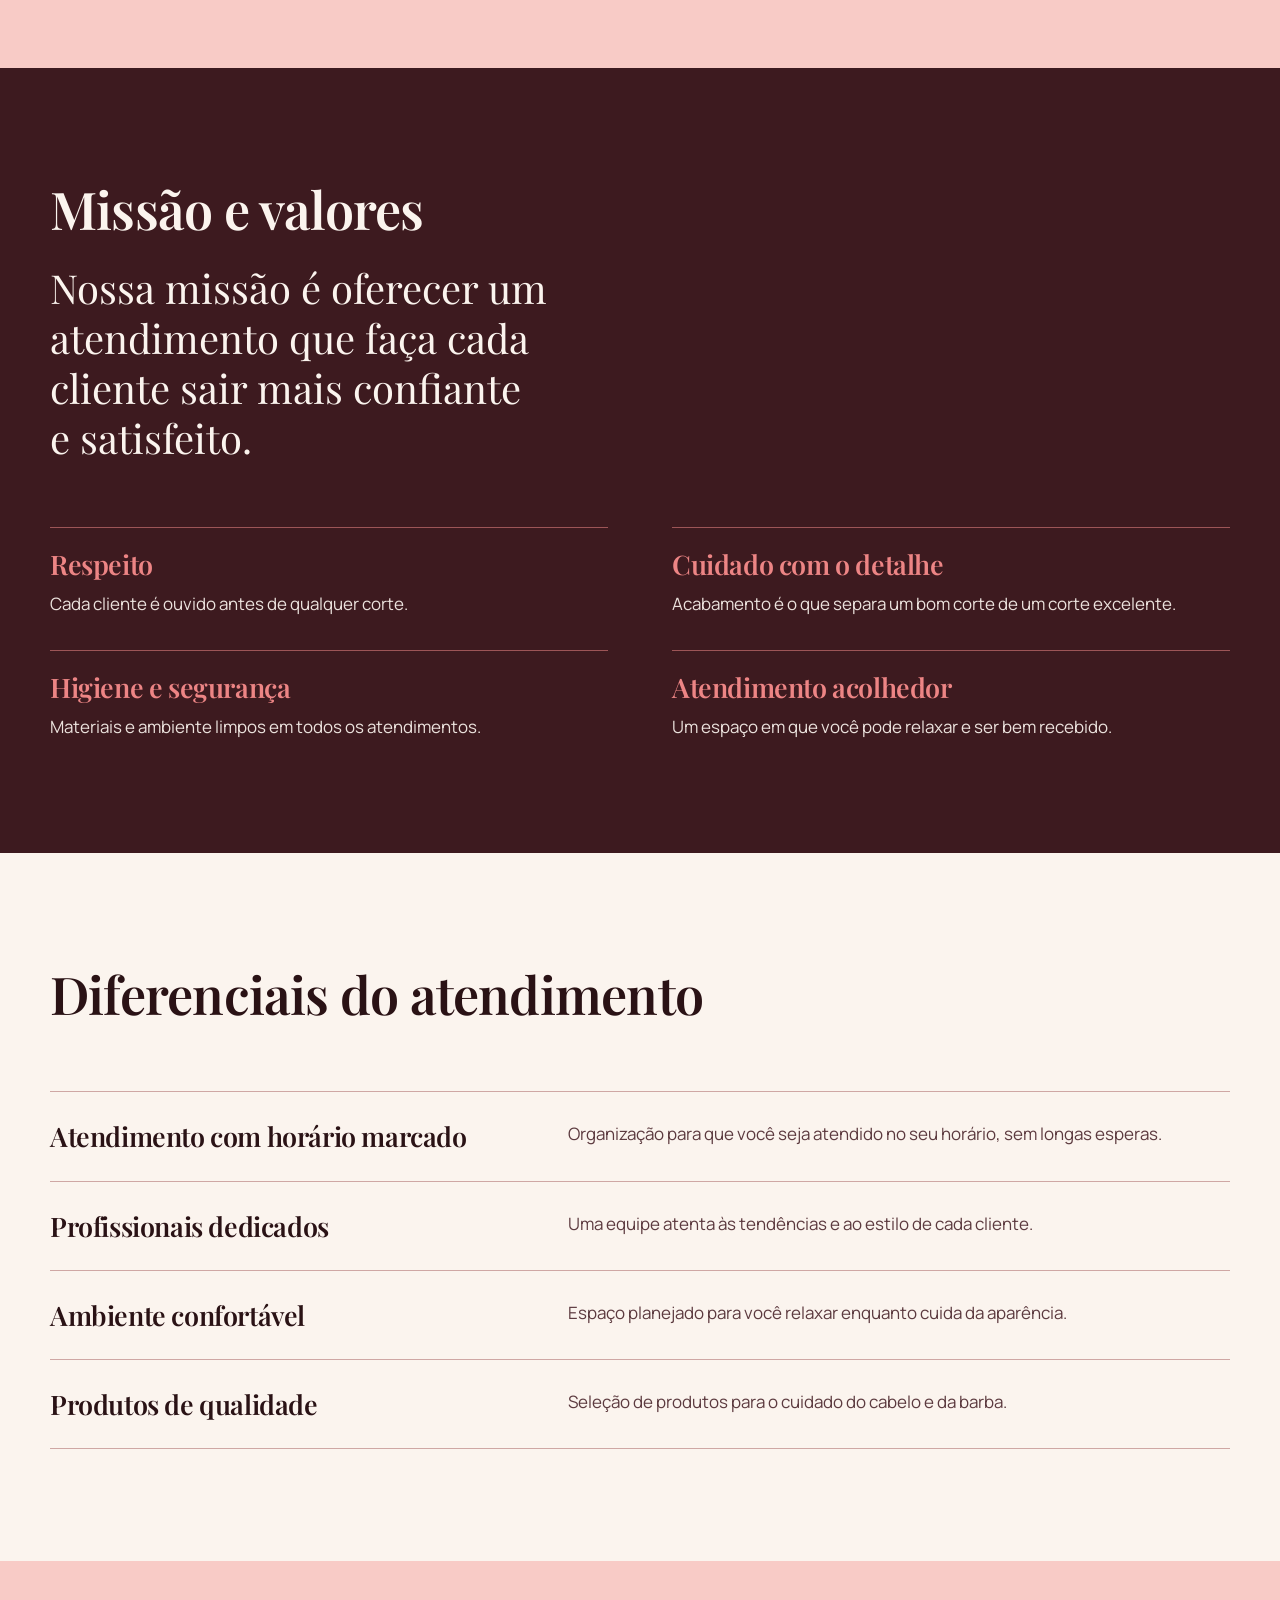
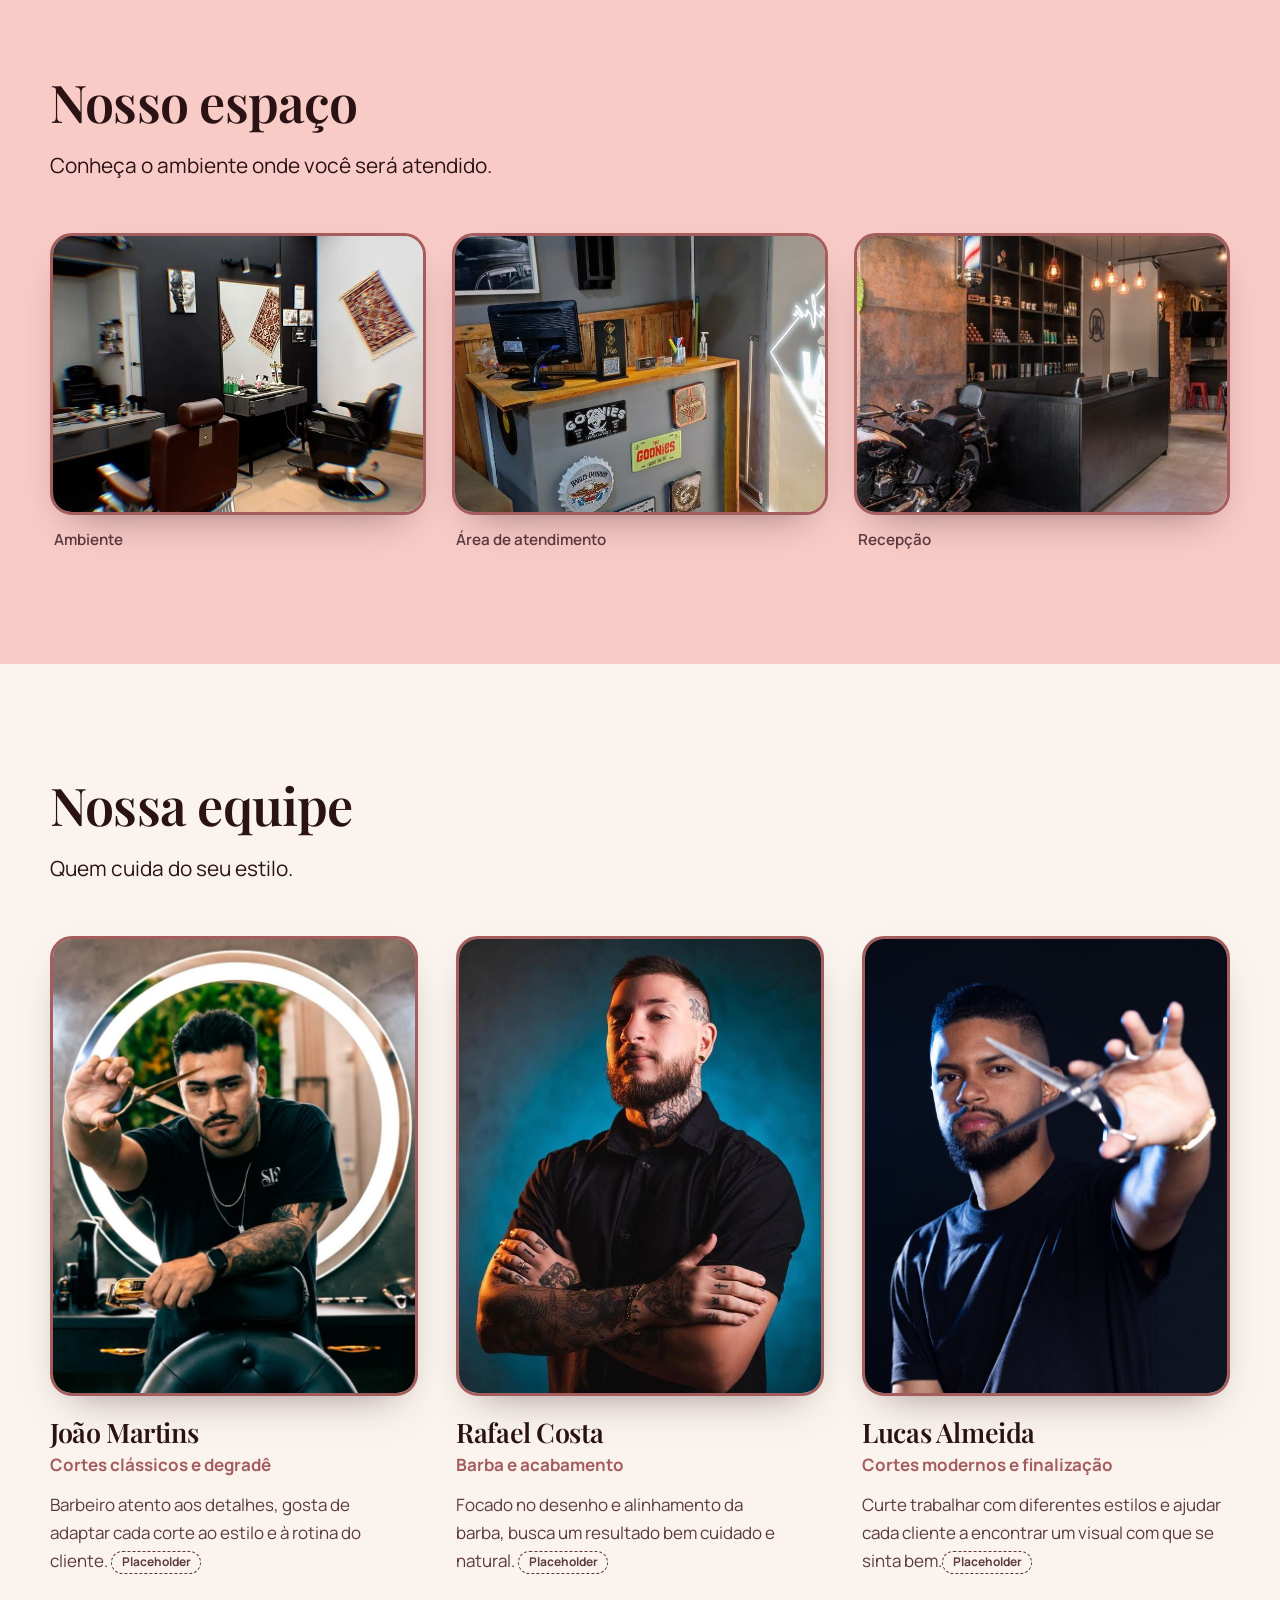
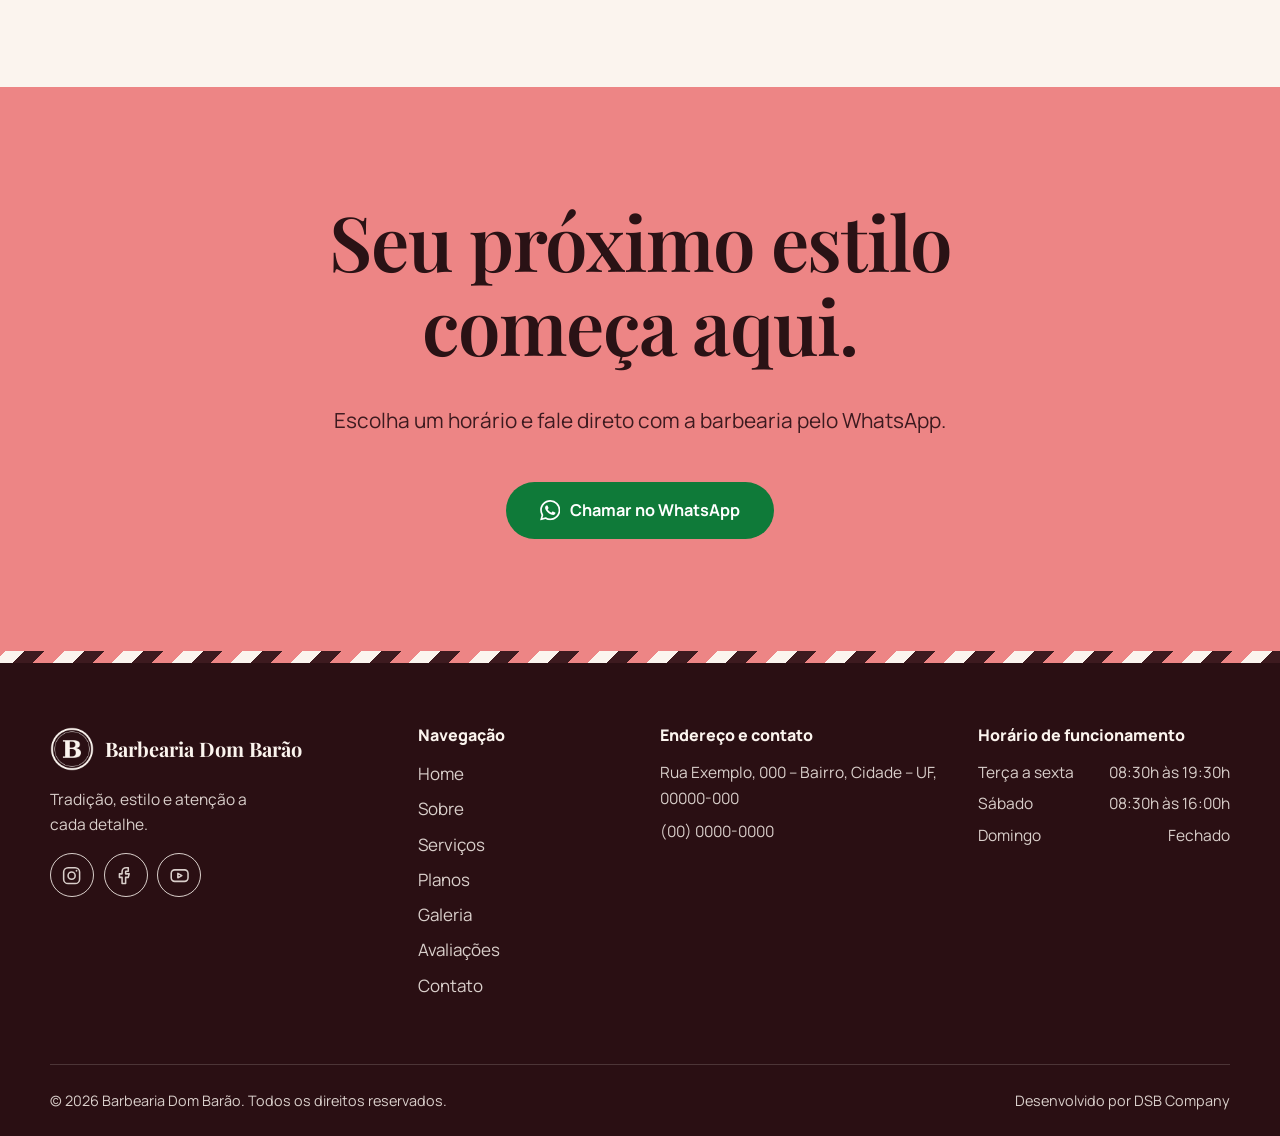
<file: sobre.html>
<!DOCTYPE html>
<html lang="pt-BR">
<head>
  <meta charset="utf-8">
  <meta name="viewport" content="width=device-width, initial-scale=1">
  <!-- SEO: título e descrição próprios de cada página. EDITAR: troque "Nome da Barbearia" e a cidade. -->
  <title>Barbearia Dom Barão</title>
  <meta name="description" content="Conheça a história, os valores, o espaço e a equipe da Barbearia Dom Barão, em Cidade – UF.">
  <meta name="theme-color" content="#ED8585">

  <!-- Open Graph. EDITAR ao publicar: og:image e og:url precisam ser endereços absolutos (https://seudominio.com.br/...). -->
  <meta property="og:type" content="website">
  <meta property="og:locale" content="pt_BR">
  <meta property="og:site_name" content="Barbearia Dom Barão">
  <meta property="og:title" content="Sobre | Barbearia Dom Barão">
  <meta property="og:description" content="Conheça a história, os valores, o espaço e a equipe da Barbearia Dom Barão, em Cidade – UF.">
  <meta property="og:image" content="assets/images/fachada.jpg">
  <meta name="twitter:card" content="summary_large_image">

  <!-- EDITAR (favicon): troque assets/icons/favicon.svg pelo ícone da barbearia (SVG ou PNG). -->
  <link rel="icon" href="assets/icons/favicon.svg" type="image/svg+xml">

  <link rel="preconnect" href="https://fonts.googleapis.com">
  <link rel="preconnect" href="https://fonts.gstatic.com" crossorigin>
  <link rel="stylesheet" href="https://fonts.googleapis.com/css2?family=Manrope:wght@400;500;600;700;800&family=Playfair+Display:ital,wght@0,500;0,600;0,700;1,500&display=swap">
  <link rel="stylesheet" href="css/style.css">
  <script>document.documentElement.classList.add('js');</script>
</head>
<body data-wa-msg="Olá! Vim pelo site e gostaria de conhecer melhor a barbearia.">
<!-- Ícones (sprite inline). Uso: <svg class="icon"><use href="#i-nome"/></svg> -->
<svg xmlns="http://www.w3.org/2000/svg" style="position:absolute;width:0;height:0;overflow:hidden" aria-hidden="true" focusable="false">
  <symbol id="i-whatsapp" viewBox="0 0 24 24"><path d="M17.472 14.382c-.297-.149-1.758-.867-2.03-.967-.273-.099-.471-.148-.67.15-.197.297-.767.966-.94 1.164-.173.199-.347.223-.644.075-.297-.15-1.255-.463-2.39-1.475-.883-.788-1.48-1.761-1.653-2.059-.173-.297-.018-.458.13-.606.134-.133.298-.347.446-.52.149-.174.198-.298.298-.497.099-.198.05-.371-.025-.52-.075-.149-.669-1.612-.916-2.207-.242-.579-.487-.5-.669-.51-.173-.008-.371-.01-.57-.01-.198 0-.52.074-.792.372-.272.297-1.04 1.016-1.04 2.479 0 1.462 1.065 2.875 1.213 3.074.149.198 2.096 3.2 5.077 4.487.709.306 1.262.489 1.694.625.712.227 1.36.195 1.871.118.571-.085 1.758-.719 2.006-1.413.248-.694.248-1.289.173-1.413-.074-.124-.272-.198-.57-.347m-5.421 7.403h-.004a9.87 9.87 0 01-5.031-1.378l-.361-.214-3.741.982.998-3.648-.235-.374a9.86 9.86 0 01-1.51-5.26c.001-5.45 4.436-9.884 9.888-9.884 2.64 0 5.122 1.03 6.988 2.898a9.825 9.825 0 012.893 6.994c-.003 5.45-4.437 9.884-9.885 9.884m8.413-18.297A11.815 11.815 0 0012.05 0C5.495 0 .16 5.335.157 11.892c0 2.096.547 4.142 1.588 5.945L.057 24l6.305-1.654a11.882 11.882 0 005.683 1.448h.005c6.554 0 11.89-5.335 11.893-11.893a11.821 11.821 0 00-3.48-8.413Z"/></symbol>
  <symbol id="i-instagram" viewBox="0 0 24 24"><rect x="3" y="3" width="18" height="18" rx="5"/><circle cx="12" cy="12" r="4"/><circle cx="17.5" cy="6.5" r="1" fill="currentColor" stroke="none"/></symbol>
  <symbol id="i-facebook" viewBox="0 0 24 24"><path d="M15 3h-2.5A4.5 4.5 0 0 0 8 7.5V10H5v4h3v7h4v-7h3l1-4h-4V7.5c0-.3.2-.5.5-.5H15z"/></symbol>
  <symbol id="i-youtube" viewBox="0 0 24 24"><rect x="2.5" y="5.5" width="19" height="13" rx="4"/><path d="M10 9.5v5l4.5-2.5z"/></symbol>
  <symbol id="i-pin" viewBox="0 0 24 24"><path d="M12 21s7-5.5 7-11a7 7 0 1 0-14 0c0 5.5 7 11 7 11z"/><circle cx="12" cy="10" r="2.5"/></symbol>
  <symbol id="i-phone" viewBox="0 0 24 24"><path d="M5 4h4l2 5-2.5 1.5a11 11 0 0 0 5 5L15 13l5 2v4a2 2 0 0 1-2 2A16 16 0 0 1 3 6a2 2 0 0 1 2-2z"/></symbol>
  <symbol id="i-mail" viewBox="0 0 24 24"><rect x="3" y="5" width="18" height="14" rx="3"/><path d="m4 7 8 6 8-6"/></symbol>
  <symbol id="i-clock" viewBox="0 0 24 24"><circle cx="12" cy="12" r="9"/><path d="M12 7v5l3 2"/></symbol>
  <symbol id="i-close" viewBox="0 0 24 24"><path d="M6 6l12 12M18 6L6 18"/></symbol>
  <symbol id="i-prev" viewBox="0 0 24 24"><path d="M15 5l-7 7 7 7"/></symbol>
  <symbol id="i-next" viewBox="0 0 24 24"><path d="M9 5l7 7-7 7"/></symbol>
</svg>

  <a class="skip-link" href="#conteudo">Ir para o conteúdo</a>

  <header class="site-header">
    <div class="container site-header__inner">
      <a class="brand" href="index.html">
        <!-- EDITAR (logotipo): substitua assets/images/logo.png pelo logotipo real (PNG transparente, formato quadrado). -->
        <img src="assets/images/logo.png" alt="" width="256" height="256">
        <span data-cfg="nome">Nome da Barbearia</span>
      </a>

      <nav class="site-nav" id="menu-principal" aria-label="Menu principal">
        <ul class="site-nav__list">
          <li><a href="index.html">Home</a></li>
          <li><a href="sobre.html" aria-current="page">Sobre</a></li>
          <li><a href="servicos.html">Serviços</a></li>
          <li><a href="planos.html">Planos</a></li>
          <li><a href="galeria.html">Galeria</a></li>
          <li><a href="avaliacoes.html">Avaliações</a></li>
          <li><a href="contato.html">Contato</a></li>
        </ul>
        <a class="btn btn--primary btn--sm" href="contato.html" data-wa="Olá! Vim pelo site e gostaria de agendar um horário.">Agendar horário</a>
      </nav>

      <button class="nav-toggle" type="button" aria-expanded="false" aria-controls="menu-principal" aria-label="Abrir menu">
        <span class="nav-toggle__bars" aria-hidden="true"></span>
      </button>
    </div>
  </header>

  <main id="conteudo">

    <!-- ========== CABEÇALHO DA PÁGINA ========== -->
    <section class="page-hero" aria-labelledby="pagina-titulo">
      <div class="container">
        <h1 id="pagina-titulo">Conheça a barbearia</h1>
        <p class="lead">Um espaço para cuidar da aparência com calma, bom atendimento e atenção ao detalhe.</p>
      </div>
    </section>
    <div class="ribbon" aria-hidden="true"></div>

    <div class="demo-strip demo-only">
      <div class="container">
        <p class="demo-note">Conteúdo demonstrativo: textos, nomes e fotos desta página são exemplos e serão substituídos pelas informações reais da barbearia.</p>
      </div>
    </div>

    <!-- ========== APRESENTAÇÃO + FOTO DA FACHADA ========== -->
    <section class="section section--cream" aria-labelledby="apresentacao-titulo">
      <div class="container split">
        <div class="reveal reveal--left">
          <h2 id="apresentacao-titulo">Uma barbearia pensada para você</h2>
          <!-- EDITAR (apresentação): texto real sobre o estabelecimento. -->
          <p class="lead">Aqui, cada atendimento começa com uma conversa: entender o que você procura para entregar um resultado com a sua cara.</p>
          <p>Nosso espaço foi planejado para ser confortável e acolhedor, com profissionais que se dedicam a cada detalhe do corte, da barba e do acabamento.</p>
        </div>
        <!-- EDITAR (FACHADA): troque assets/images/fachada.jpg pela foto real da fachada (4:3, ideal 1600×1200 px). -->
        <figure class="frame frame--4x3 reveal reveal--right">
          <img src="assets/images/fachada.jpg" width="235" height="356" alt="Fachada da barbearia (foto demonstrativa)" loading="lazy">
        </figure>
      </div>
    </section>

    <!-- ========== HISTÓRIA ========== -->
    <section class="section section--soft" aria-labelledby="historia-titulo">
      <div class="container history">
        <h2 id="historia-titulo" class="reveal reveal--up">Nossa história</h2>
        <div class="reveal reveal--up">
          <!-- EDITAR (história): conte como a barbearia começou, quem a fundou e os marcos importantes. Os parágrafos abaixo são um modelo genérico. -->
          <p class="lead">A barbearia nasceu da vontade de oferecer um lugar onde o cuidado com a aparência é feito com calma, técnica e boa conversa.</p>
          <p>Ao longo do tempo, o espaço foi ganhando a identidade que tem hoje: um ambiente em que o cliente se sente à vontade, com atendimento próximo e atenção à qualidade de cada serviço.</p>
          <p class="demo-note demo-only">Fundada em 2019 por dois amigos apaixonados pela barbearia, a Barbearia Dom Barão começou em um pequeno espaço no bairro, com uma ideia simples: oferecer cortes bem feitos, atendimento atencioso e um lugar onde cada cliente se sentisse à vontade.

Com o tempo, conquistou uma clientela fiel e ampliou seus serviços. Hoje, mantém o cuidado dos primeiros dias, combinando técnicas clássicas, estilos atuais e atenção a cada detalhe.</p>
        </div>
      </div>
    </section>

    <!-- ========== MISSÃO E VALORES ========== -->
    <section class="section section--wine" aria-labelledby="missao-titulo">
      <div class="container">
        <h2 id="missao-titulo" class="reveal reveal--up">Missão e valores</h2>
        <!-- EDITAR (missão e valores): frase de missão e quatro valores. -->
        <div class="reveal reveal--up">
          <p class="mission">Nossa missão é oferecer um atendimento que faça cada cliente sair mais confiante e satisfeito.</p>
        </div>
        <ul class="values" data-stagger>
          <li class="reveal reveal--up">
            <h3>Respeito</h3>
            <p>Cada cliente é ouvido antes de qualquer corte.</p>
          </li>
          <li class="reveal reveal--up">
            <h3>Cuidado com o detalhe</h3>
            <p>Acabamento é o que separa um bom corte de um corte excelente.</p>
          </li>
          <li class="reveal reveal--up">
            <h3>Higiene e segurança</h3>
            <p>Materiais e ambiente limpos em todos os atendimentos.</p>
          </li>
          <li class="reveal reveal--up">
            <h3>Atendimento acolhedor</h3>
            <p>Um espaço em que você pode relaxar e ser bem recebido.</p>
          </li>
        </ul>
      </div>
    </section>

    <!-- ========== DIFERENCIAIS DO ATENDIMENTO ========== -->
    <section class="section section--cream" aria-labelledby="diferenciais-titulo">
      <div class="container">
        <div class="section-head reveal reveal--up">
          <div class="section-head__text">
            <h2 id="diferenciais-titulo">Diferenciais do atendimento</h2>
          </div>
        </div>
        <!-- EDITAR (diferenciais): mantenha só o que a barbearia realmente oferece. -->
        <ul class="feature-list" data-stagger>
          <li class="reveal reveal--up">
            <h3>Atendimento com horário marcado</h3>
            <p>Organização para que você seja atendido no seu horário, sem longas esperas.</p>
          </li>
          <li class="reveal reveal--up">
            <h3>Profissionais dedicados</h3>
            <p>Uma equipe atenta às tendências e ao estilo de cada cliente.</p>
          </li>
          <li class="reveal reveal--up">
            <h3>Ambiente confortável</h3>
            <p>Espaço planejado para você relaxar enquanto cuida da aparência.</p>
          </li>
          <li class="reveal reveal--up">
            <h3>Produtos de qualidade</h3>
            <p>Seleção de produtos para o cuidado do cabelo e da barba.</p>
          </li>
        </ul>
      </div>
    </section>

    <!-- ========== NOSSO ESPAÇO (fotos do ambiente) ========== -->
    <section class="section section--soft" aria-labelledby="espaco-titulo">
      <div class="container">
        <div class="section-head reveal reveal--up">
          <div class="section-head__text">
            <h2 id="espaco-titulo">Nosso espaço</h2>
            <p class="lead">Conheça o ambiente onde você será atendido.</p>
          </div>
        </div>
        <!-- EDITAR (fotos do ambiente): substitua os arquivos mantendo o formato 4:3. -->
        <div class="trio" data-stagger>
          <figure class="reveal reveal--up">
            <div class="frame frame--4x3"><img src="assets/images/servicos/interior-02.jpg" width="736" height="1308" alt="Ambiente interno da barbearia (foto demonstrativa)" loading="lazy"></div>
            <figcaption class="caption">Ambiente</figcaption>
          </figure>
          <figure class="reveal reveal--up">
            <div class="frame frame--4x3"><img src="assets/images/area-de-atendimento.jpg" width="736" height="984" alt="Área de atendimento (foto demonstrativa)" loading="lazy"></div>
            <figcaption class="caption">Área de atendimento</figcaption>
          </figure>
          <figure class="reveal reveal--up">
            <div class="frame frame--4x3"><img src="assets/images/recepçao.jpg" width="500" height="720" alt="Recepção da barbearia (foto demonstrativa)" loading="lazy"></div>
            <figcaption class="caption">Recepção</figcaption>
          </figure>
        </div>
      </div>
    </section>

    <!-- ========== EQUIPE ========== -->
    <section class="section section--cream" aria-labelledby="equipe-titulo">
      <div class="container">
        <div class="section-head reveal reveal--up">
          <div class="section-head__text">
            <h2 id="equipe-titulo">Nossa equipe</h2>
            <p class="lead">Quem cuida do seu estilo.</p>
          </div>
        </div>
        <!-- EDITAR (profissionais): foto (assets/images/barbeiro-01.jpg…), nome, especialidade e biografia reais.
             Os dados abaixo são PLACEHOLDERS, não representam pessoas reais. Duplique ou apague blocos conforme o tamanho da equipe. -->
        <div class="team" data-stagger>
          <article class="member reveal reveal--up">
            <div class="frame frame--4x5"><img src="assets/images/Colaboradores/Barbeiro-01.jpg" width="736" height="1105" alt="Foto do profissional (placeholder)" loading="lazy"></div>
            <h3>João Martins</h3>
            <p class="member__role">Cortes clássicos e degradê</p>
            <p>Barbeiro atento aos detalhes, gosta de adaptar cada corte ao estilo e à rotina do cliente. <span class="demo-tag">Placeholder</span></p>
          </article>
          <article class="member reveal reveal--up">
            <div class="frame frame--4x5"><img src="assets/images/Colaboradores/Barbeiro-03.jpg" width="736" height="801" alt="Foto do profissional (placeholder)" loading="lazy"></div>
            <h3>Rafael Costa</h3>
            <p class="member__role">Barba e acabamento</p>
            <p>Focado no desenho e alinhamento da barba, busca um resultado bem cuidado e natural. <span class="demo-tag">Placeholder</span></p>
          </article>
          <article class="member reveal reveal--up">
            <div class="frame frame--4x5"><img src="assets/images/Colaboradores/barbeiro-02.jpg" width="736" height="1104" alt="Foto do profissional (placeholder)" loading="lazy"></div>
            <h3>Lucas Almeida</h3>
            <p class="member__role">Cortes modernos e finalização</p>
            <p>Curte trabalhar com diferentes estilos e ajudar cada cliente a encontrar um visual com que se sinta bem.<span class="demo-tag">Placeholder</span></p>
          </article>
        </div>
      </div>
    </section>

    <!-- ========== CHAMADA FINAL ========== -->
    <section class="section section--rose cta-final" aria-labelledby="cta-titulo">
      <div class="container">
        <div class="reveal reveal--up">
          <h2 id="cta-titulo">Seu próximo estilo começa aqui.</h2>
          <p class="lead">Escolha um horário e fale direto com a barbearia pelo WhatsApp.</p>
          <a class="btn btn--wa btn--lg" href="contato.html" data-wa="Olá! Vim pelo site e gostaria de agendar um horário.">
            <svg class="icon icon--fill" aria-hidden="true" focusable="false"><use href="#i-whatsapp"/></svg>
            Chamar no WhatsApp
          </a>
        </div>
      </div>
    </section>
  </main>

  <footer class="site-footer">
    <div class="ribbon" aria-hidden="true"></div>
    <div class="container">
      <div class="site-footer__grid">
        <div class="site-footer__brand">
          <a class="brand" href="index.html">
            <img src="assets/images/logo-claro.png" alt="" width="256" height="256" loading="lazy">
            <span data-cfg="nome">Nome da Barbearia</span>
          </a>
          <!-- EDITAR: frase curta do rodapé. -->
          <p>Tradição, estilo e atenção a cada detalhe.</p>
          <!-- EDITAR: links das redes sociais em js/script.js (CONFIG.redes). Redes sem link são ocultadas. -->
          <ul class="socials">
            <li><a data-social="instagram" href="#" aria-label="Instagram"><svg class="icon" aria-hidden="true" focusable="false"><use href="#i-instagram"/></svg></a></li>
            <li><a data-social="facebook" href="#" aria-label="Facebook"><svg class="icon" aria-hidden="true" focusable="false"><use href="#i-facebook"/></svg></a></li>
            <li><a data-social="youtube" href="#" aria-label="YouTube"><svg class="icon" aria-hidden="true" focusable="false"><use href="#i-youtube"/></svg></a></li>
          </ul>
        </div>

        <div>
          <h2 class="footer-title">Navegação</h2>
          <ul class="footer-links">
            <li><a href="index.html">Home</a></li>
            <li><a href="sobre.html">Sobre</a></li>
            <li><a href="servicos.html">Serviços</a></li>
            <li><a href="planos.html">Planos</a></li>
            <li><a href="galeria.html">Galeria</a></li>
            <li><a href="avaliacoes.html">Avaliações</a></li>
            <li><a href="contato.html">Contato</a></li>
          </ul>
        </div>

        <div>
          <h2 class="footer-title">Endereço e contato</h2>
          <!-- EDITAR: endereço e telefone em js/script.js (CONFIG.endereco, CONFIG.telefone). -->
          <address>
            <p data-cfg="endereco">Rua Exemplo, 000 – Bairro, Cidade – UF, 00000-000</p>
            <p><a href="contato.html" data-cfg="telefone" data-cfg-href="tel">(00) 0000-0000</a></p>
          </address>
        </div>

        <div>
          <h2 class="footer-title">Horário de funcionamento</h2>
          <!-- EDITAR: horários em js/script.js (CONFIG.horarios). -->
          <ul class="hours" data-hours>
            <li><span>Segunda a sexta</span><span>00h às 00h</span></li>
            <li><span>Sábado</span><span>00h às 00h</span></li>
            <li><span>Domingo</span><span>Fechado</span></li>
          </ul>
        </div>
      </div>

      <div class="site-footer__bottom">
        <p>© <span data-year>2026</span> <span data-cfg="nome">Nome da Barbearia</span>. Todos os direitos reservados.</p>
        <!-- Crédito configurável: nome e link em js/script.js (CONFIG.credito). -->
        <p>Desenvolvido por <a data-credit href="https://dsb-company.netlify.app/" target="_blank" rel="noopener noreferrer">DSB Company</a></p>
      </div>
    </div>
  </footer>

  <!-- Botão flutuante de WhatsApp: número em js/script.js (CONFIG.whatsapp); mensagem em <body data-wa-msg="..."> -->
  <a class="wa-float" href="contato.html" data-wa="" aria-label="Falar pelo WhatsApp">
    <svg class="icon icon--fill" aria-hidden="true" focusable="false"><use href="#i-whatsapp"/></svg>
    <span class="wa-float__label">Agendar pelo WhatsApp</span>
  </a>

  <script src="js/script.js" defer></script>
</body>
</html>
</file>
<file: css/style.css>
/* ==========================================================================
   BARBEARIA — style.css
   --------------------------------------------------------------------------
   Índice
   1. Tokens (cores, fontes, espaçamentos)   ← ajuste a identidade aqui
   2. Base e reset
   3. Tipografia
   4. Layout e utilitários
   5. Botões
   6. Cabeçalho e menu (desktop + mobile)
   7. Hero e cabeçalho de páginas internas
   8. Molduras de imagem (borda #A45C5C, cantos arredondados, zoom)
   9. Seções: Barbearia, Serviços, Planos, Avaliações, Galeria, CTA
   10. Página Sobre / Serviços / Planos / Galeria / Contato
   11. Rodapé, WhatsApp flutuante, lightbox
   12. Animações de entrada
   13. Selos "Exemplo" (modo demonstração)
   14. Responsivo
   15. Acessibilidade: movimento reduzido
   ========================================================================== */


/* 1. TOKENS ============================================================== */
:root {
  /* Paleta — #ED8585 é a cor principal da marca; #A45C5C é a borda das imagens */
  --rose-500: #ED8585;
  --rose-300: #F4AFA9;
  --rose-200: #F8CBC6;
  --rose-100: #FCE7E3;
  --border:   #A45C5C;

  --wine-900: #2A0F13;
  --wine-800: #3D1A1F;
  --wine-700: #57282E;

  --cream:    #FBF4EE;
  --ink:      #2A1215;   /* texto principal (contraste ≥ 6:1 sobre #ED8585) */
  --ink-soft: #5C3A3F;   /* texto secundário sobre creme */
  --gold:     #C68A17;   /* estrelas */
  --wa:       #0F7A39;   /* verde do WhatsApp, escurecido para contraste */

  /* Tipografia */
  --font-display: "Playfair Display", "Iowan Old Style", Georgia, "Times New Roman", serif;
  --font-body: "Manrope", system-ui, -apple-system, "Segoe UI", Roboto, "Helvetica Neue", Arial, sans-serif;

  /* Layout */
  --gutter: clamp(1.25rem, 5vw, 2.5rem);
  --container: 1180px;
  --header-h: 76px;
  --radius-sm: 14px;
  --radius: 22px;
  --radius-lg: 28px;
  --frame: 3px;
  --shadow: 0 18px 40px -22px rgba(42, 15, 19, .5);
  --ease: cubic-bezier(.22, .7, .2, 1);

  --focus: var(--wine-800);
}


/* 2. BASE ================================================================ */
*, *::before, *::after { box-sizing: border-box; }

html {
  -webkit-text-size-adjust: 100%;
  scroll-behavior: smooth;
  scroll-padding-top: calc(var(--header-h) + 16px);
}

body {
  margin: 0;
  font-family: var(--font-body);
  font-size: 1.0625rem;
  line-height: 1.65;
  color: var(--ink);
  background: var(--cream);
  overflow-x: clip;
  text-rendering: optimizeLegibility;
  -webkit-font-smoothing: antialiased;
}

img, svg { display: block; max-width: 100%; }
img { height: auto; }
a { color: inherit; }
ul, ol { margin: 0; padding: 0; }
address { font-style: normal; }
figure { margin: 0; }
button { font: inherit; }

[hidden] { display: none !important; }

:focus-visible {
  outline: 3px solid var(--focus);
  outline-offset: 3px;
  border-radius: 4px;
}

html.menu-open, html.lb-open { overflow: hidden; }

.sr-only {
  position: absolute; width: 1px; height: 1px; margin: -1px; padding: 0;
  overflow: hidden; clip: rect(0 0 0 0); white-space: nowrap; border: 0;
}

.skip-link {
  position: fixed; left: 1rem; top: -4rem; z-index: 200;
  padding: .7rem 1.1rem; border-radius: 999px;
  background: var(--wine-800); color: var(--cream); font-weight: 700; text-decoration: none;
  transition: top .2s var(--ease);
}
.skip-link:focus { top: 1rem; }


/* 3. TIPOGRAFIA ========================================================== */
h1, h2, h3, h4 {
  font-family: var(--font-display);
  font-weight: 600;
  line-height: 1.1;
  letter-spacing: -.015em;
  margin: 0 0 .5em;
  text-wrap: balance;
}
h1 { font-size: clamp(2.6rem, 1.5rem + 4.8vw, 5rem); font-weight: 700; letter-spacing: -.02em; line-height: 1.02; }
h2 { font-size: clamp(2rem, 1.4rem + 2.4vw, 3.25rem); }
h3 { font-size: clamp(1.35rem, 1.2rem + .6vw, 1.75rem); line-height: 1.2; }

p { margin: 0 0 1em; max-width: 62ch; text-wrap: pretty; }

.lead {
  font-size: clamp(1.1rem, 1rem + .4vw, 1.3rem);
  line-height: 1.6;
  max-width: 54ch;
}


/* 4. LAYOUT ============================================================== */
.container {
  width: min(100% - 2 * var(--gutter), var(--container));
  margin-inline: auto;
}

.section { padding-block: clamp(4rem, 3rem + 5vw, 7.5rem); }
.section--cream { background: var(--cream); }
.section--rose  { background: var(--rose-500); }
.section--soft  { background: var(--rose-200); }
.section--wine  { background: var(--wine-800); color: var(--cream); --focus: var(--cream); }

.section-head {
  display: flex; flex-wrap: wrap; align-items: flex-end; justify-content: space-between;
  gap: 1.5rem 3rem;
  margin-bottom: clamp(2rem, 4vw, 3.5rem);
}
.section-head__text { max-width: 44rem; }
.section-head h2 { margin-bottom: .35em; }
.section-head p { margin-bottom: 0; }

.split {
  display: grid;
  grid-template-columns: minmax(0, 1.05fr) minmax(0, .95fr);
  gap: clamp(2rem, 6vw, 5.5rem);
  align-items: center;
}
.split--reverse > :first-child { order: 2; }

.actions { display: flex; flex-wrap: wrap; gap: .9rem; margin-top: 1.75rem; }

/* Faixa inspirada no poste de barbeiro — usada só no fim do hero e no rodapé */
.ribbon {
  height: 12px;
  background: repeating-linear-gradient(-45deg,
    var(--wine-800) 0 14px, var(--cream) 14px 28px, var(--rose-500) 28px 42px);
}


/* 5. BOTÕES ============================================================== */
.btn {
  display: inline-flex; align-items: center; justify-content: center; gap: .6rem;
  min-height: 48px; padding: .8rem 1.6rem;
  border: 2px solid transparent; border-radius: 999px;
  font-family: var(--font-body); font-size: .97rem; font-weight: 700; line-height: 1.2;
  text-decoration: none; text-align: center; cursor: pointer;
  transition: background-color .25s var(--ease), color .25s var(--ease),
              border-color .25s var(--ease), transform .25s var(--ease), box-shadow .25s var(--ease);
}
.btn:hover { transform: translateY(-2px); }
.btn:active { transform: translateY(0); }

.btn--primary { background: var(--wine-800); color: var(--cream); }
.btn--primary:hover { background: var(--wine-900); box-shadow: 0 12px 24px -12px rgba(42, 15, 19, .7); }

.btn--light { background: var(--cream); color: var(--wine-800); }
.btn--light:hover { background: #fff; box-shadow: 0 12px 24px -12px rgba(0, 0, 0, .5); }

.btn--rose { background: var(--rose-500); color: var(--ink); }
.btn--rose:hover { background: var(--rose-300); }

.btn--outline { background: transparent; color: inherit; border-color: currentColor; }
.btn--outline:hover { background: var(--wine-800); border-color: var(--wine-800); color: var(--cream); }
.section--wine .btn--outline:hover { background: var(--cream); border-color: var(--cream); color: var(--wine-800); }

.btn--wa { background: var(--wa); color: #fff; }
.btn--wa:hover { background: #0B6530; box-shadow: 0 12px 24px -12px rgba(11, 101, 48, .8); }

.btn--sm { min-height: 44px; padding: .6rem 1.25rem; font-size: .92rem; }
.btn--lg { min-height: 56px; padding: 1rem 2rem; font-size: 1.02rem; }

.btn.is-placeholder { opacity: .75; }

.icon {
  width: 1.25em; height: 1.25em; flex: none;
  fill: none; stroke: currentColor; stroke-width: 1.75; stroke-linecap: round; stroke-linejoin: round;
}
.icon--fill { fill: currentColor; stroke: none; }


/* 6. CABEÇALHO E MENU ==================================================== */
.site-header {
  position: fixed; inset: 0 0 auto 0; z-index: 100;
  height: var(--header-h);
  color: var(--ink);
}
/* Fundo do cabeçalho: fica em um pseudo-elemento para que o backdrop-filter
   não altere o posicionamento do menu mobile (position: fixed). */
.site-header::before {
  content: ""; position: absolute; inset: 0; z-index: 0;
  background: rgba(251, 244, 238, .92);
  border-bottom: 1px solid rgba(164, 92, 92, .35);
  box-shadow: 0 12px 30px -24px rgba(42, 15, 19, .7);
  -webkit-backdrop-filter: blur(12px); backdrop-filter: blur(12px);
  opacity: 0; transition: opacity .3s var(--ease);
}
.site-header.is-scrolled::before { opacity: 1; }

.site-header__inner {
  position: relative; z-index: 2; height: 100%;
  display: flex; align-items: center; justify-content: space-between; gap: 1.5rem;
}

.brand {
  position: relative; z-index: 2;
  display: inline-flex; align-items: center; gap: .7rem;
  font-family: var(--font-display); font-size: 1.25rem; font-weight: 700; line-height: 1.1;
  text-decoration: none; color: inherit;
}
.brand img { width: 44px; height: 44px; }

.site-nav { display: flex; align-items: center; gap: clamp(1rem, 2.2vw, 2.25rem); }
.site-nav__list { display: flex; gap: clamp(1rem, 2vw, 2rem); list-style: none; }
.site-nav a:not(.btn) {
  position: relative; display: inline-block; padding: .5rem 0;
  font-size: .95rem; font-weight: 600; text-decoration: none; color: inherit;
}
.site-nav a:not(.btn)::after {
  content: ""; position: absolute; left: 0; right: 0; bottom: .1rem; height: 2px;
  background: currentColor; transform: scaleX(0); transform-origin: left;
  transition: transform .3s var(--ease);
}
.site-nav a:not(.btn):hover::after,
.site-nav a[aria-current="page"]::after { transform: scaleX(1); }

/* Botão hambúrguer */
.nav-toggle {
  display: none; position: relative; z-index: 2;
  width: 48px; height: 48px; padding: 0;
  align-items: center; justify-content: center;
  background: transparent; border: 0; border-radius: 50%; color: inherit; cursor: pointer;
}
.nav-toggle__bars, .nav-toggle__bars::before, .nav-toggle__bars::after {
  display: block; width: 24px; height: 2px; background: currentColor; border-radius: 2px;
}
.nav-toggle__bars { position: relative; transition: background-color .2s; }
.nav-toggle__bars::before, .nav-toggle__bars::after {
  content: ""; position: absolute; left: 0;
  transition: transform .3s var(--ease), top .3s var(--ease);
}
.nav-toggle__bars::before { top: -7px; }
.nav-toggle__bars::after  { top: 7px; }
.nav-toggle[aria-expanded="true"] .nav-toggle__bars { background: transparent; }
.nav-toggle[aria-expanded="true"] .nav-toggle__bars::before { top: 0; transform: rotate(45deg); }
.nav-toggle[aria-expanded="true"] .nav-toggle__bars::after  { top: 0; transform: rotate(-45deg); }


/* 7. HERO ================================================================ */
.hero {
  position: relative; overflow: clip;
  padding-top: calc(var(--header-h) + clamp(2rem, 5vw, 4.5rem));
  padding-bottom: clamp(4rem, 7vw, 7rem);
  background:
    radial-gradient(90% 80% at 88% 8%, var(--rose-300) 0%, rgba(244, 175, 169, 0) 60%),
    var(--rose-500);
}
.hero__grid {
  display: grid; grid-template-columns: minmax(0, 1.1fr) minmax(0, .9fr);
  gap: clamp(2.5rem, 6vw, 6rem); align-items: center;
}
.hero h1 span { display: block; }
.hero .lead { margin-top: 1.5rem; color: var(--wine-800); }
.hero__actions { display: flex; flex-wrap: wrap; gap: .9rem; margin-top: 2.25rem; }

.hero__media { position: relative; justify-self: end; width: min(100%, 26rem); }
.hero__media::before {           /* contorno deslocado atrás do arco */
  content: ""; position: absolute; inset: 18px -18px -18px 18px; z-index: 0;
  border: 2px solid var(--wine-800);
  border-radius: 999px 999px 36px 36px;
}
.hero__frame {
  position: relative; z-index: 1; aspect-ratio: 4 / 5; overflow: hidden;
  background: var(--rose-200);
  border: 4px solid var(--border);
  border-radius: 999px 999px var(--radius-lg) var(--radius-lg);   /* arco de espelho de barbearia */
  box-shadow: var(--shadow);
}
.hero__frame img { width: 100%; height: 100%; object-fit: cover; }

/* Entrada do hero — o único momento orquestrado da página */
@keyframes rise {
  from { opacity: 0; transform: translateY(26px); }
  to   { opacity: 1; transform: none; }
}
@keyframes arch-in {
  from { opacity: 0; transform: translateY(34px) scale(.97); }
  to   { opacity: 1; transform: none; }
}
.hero__content > * { animation: rise .9s var(--ease) both; }
.hero__content > :nth-child(1) { animation-delay: .1s; }
.hero__content > :nth-child(2) { animation-delay: .25s; }
.hero__content > :nth-child(3) { animation-delay: .4s; }
.hero__media { animation: arch-in 1.1s var(--ease) .2s both; }

/* Cabeçalho das páginas internas */
.page-hero {
  padding-top: calc(var(--header-h) + clamp(2.5rem, 6vw, 5rem));
  padding-bottom: clamp(3rem, 6vw, 5.5rem);
  background:
    radial-gradient(70% 90% at 92% 0%, var(--rose-300) 0%, rgba(244, 175, 169, 0) 65%),
    var(--rose-500);
}
.page-hero h1 { font-size: clamp(2.4rem, 1.5rem + 3.6vw, 4.25rem); margin-bottom: .35em; animation: rise .8s var(--ease) both; }
.page-hero .lead { color: var(--wine-800); margin-bottom: 0; animation: rise .8s var(--ease) .15s both; }


/* 8. MOLDURAS DE IMAGEM ================================================== */
.frame {
  position: relative; display: block; overflow: hidden;
  background: var(--rose-200);
  border: var(--frame) solid var(--border);
  border-radius: var(--radius);
  box-shadow: var(--shadow);
}
.frame img {
  position: absolute; inset: 0; width: 100%; height: 100%; object-fit: cover;
  transition: transform .8s var(--ease);
  zoom: -100%; /* corrige bug de zoom em Safari */
}
.frame--4x3 { aspect-ratio: 4 / 3; }
.frame--4x5 { aspect-ratio: 4 / 5; }
.frame--1x1 { aspect-ratio: 1 / 1; }

@media (hover: hover) {
  .frame:hover img,
  .gallery__item:hover .frame img { transform: scale(1.06); }   /* zoom discreto */
}

.caption { margin: .75rem .25rem 0; font-size: .95rem; font-weight: 600; color: var(--ink-soft); }


/* 9. SEÇÕES — HOME ======================================================= */

/* Serviços (prévia): 3 cards em cima, 2 embaixo */
.services-grid {
  display: grid; grid-template-columns: repeat(6, minmax(0, 1fr));
  gap: clamp(1rem, 2vw, 1.75rem);
}
.service-card {
  grid-column: span 2;
  display: flex; flex-direction: column;
  padding: .75rem; background: var(--cream);
  border: 1px solid rgba(164, 92, 92, .3); border-radius: var(--radius-lg);
}
.service-card:nth-child(n + 4) { grid-column: span 3; }
.service-card .frame { border-radius: var(--radius); box-shadow: none; }
.service-card:nth-child(n + 4) .frame { aspect-ratio: 16 / 10; }
.service-card__body { display: flex; flex-direction: column; flex: 1; padding: 1.25rem .75rem .75rem; }
.service-card__body p { color: var(--ink-soft); }
.service-card__price {
  display: flex; align-items: baseline; justify-content: space-between; gap: 1rem;
  margin: auto 0 0; padding-top: 1rem; border-top: 1px solid rgba(164, 92, 92, .3);
  font-family: var(--font-display); font-size: 1.5rem; font-weight: 600;
}

/* Preço */
.price { font-family: var(--font-display); font-weight: 600; white-space: nowrap; }

/* Planos */
.plans { display: grid; grid-template-columns: repeat(3, minmax(0, 1fr)); gap: clamp(1rem, 2vw, 1.75rem); align-items: stretch; }
.plan {
  display: flex; flex-direction: column;
  padding: clamp(1.6rem, 3vw, 2.4rem);
  background: var(--wine-700); color: var(--cream);
  border: 1px solid rgba(237, 133, 133, .4); border-radius: var(--radius-lg);
  --focus: var(--cream);
}
.plan--featured { background: var(--rose-500); color: var(--ink); border-color: var(--border); --focus: var(--wine-800); }
.plan__name { margin-bottom: .3em; }
.plan__tagline { margin-bottom: 1.25rem; opacity: .92; }
.plan__price {
  display: flex; flex-wrap: wrap; align-items: baseline; gap: .35rem .6rem;
  margin: 0 0 1.5rem; padding-bottom: 1.5rem;
  border-bottom: 1px solid rgba(251, 244, 238, .25);
}
.plan--featured .plan__price { border-bottom-color: rgba(42, 18, 21, .3); }
.plan__price .price { font-size: 2.75rem; line-height: 1; }
.plan__label { margin: 1.25rem 0 .6rem; font-size: .95rem; font-weight: 800; }
.checklist { list-style: none; display: grid; gap: .55rem; }
.checklist li { position: relative; padding-left: 1.75rem; line-height: 1.5; }
.checklist li::before {
  content: ""; position: absolute; left: .25rem; top: .35em;
  width: .45rem; height: .8rem; border: solid var(--rose-500); border-width: 0 2px 2px 0;
  transform: rotate(40deg);
}
.plan--featured .checklist li::before { border-color: var(--wine-800); }
.plan__facts { margin: 1.5rem 0 0; display: grid; gap: .9rem; }
.plan__facts div { display: grid; gap: .1rem; }
.plan__facts dt { font-size: .85rem; font-weight: 800; opacity: .85; }
.plan__facts dd { margin: 0; }
.plan__cta { margin-top: auto; padding-top: 2rem; }
.plan__cta .btn { width: 100%; }
.plan .btn--primary { background: var(--cream); color: var(--wine-800); }
.plan .btn--primary:hover { background: #fff; }
.plan--featured .btn--primary { background: var(--wine-800); color: var(--cream); }
.plan--featured .btn--primary:hover { background: var(--wine-900); }

/* Avaliações */
.reviews-layout { display: grid; grid-template-columns: minmax(0, .75fr) minmax(0, 1.25fr); gap: clamp(2rem, 6vw, 5rem); align-items: start; }
.rating-summary__number { display: flex; align-items: baseline; gap: .4rem; margin: 0 0 .5rem; font-family: var(--font-display); font-size: clamp(4rem, 3rem + 5vw, 6.5rem); font-weight: 700; line-height: 1; }
.rating-summary__max { font-size: 1.5rem; font-weight: 500; color: var(--ink-soft); }
.rating-summary p { color: var(--ink-soft); }

.stars {
  --rating: 5;
  position: relative; display: inline-block; font-size: 1.4rem; line-height: 1; letter-spacing: 0;
  color: rgba(42, 18, 21, .2);
}
.stars::before { content: "★★★★★"; }
.stars::after {
  content: "★★★★★"; position: absolute; left: 0; top: 0; overflow: hidden; white-space: nowrap;
  width: calc(var(--rating) / 5 * 100%); color: var(--gold);
}

.reviews-list { display: grid; gap: 1.1rem; }
.review {
  display: flex; flex-direction: column; gap: 1rem;
  padding: clamp(1.4rem, 2.6vw, 2rem);
  background: var(--rose-100); border: 1px solid rgba(164, 92, 92, .35); border-radius: var(--radius);
}
.review blockquote {
  margin: 0; font-family: var(--font-display); font-style: italic; font-weight: 500;
  font-size: 1.15rem; line-height: 1.55;
}
.review blockquote p { margin: 0; max-width: none; }
.review__author { display: flex; flex-wrap: wrap; align-items: center; gap: .4rem .8rem; margin-top: auto; font-weight: 700; }
.review__author span { font-weight: 500; color: var(--ink-soft); font-size: .92rem; }

/* Mosaico da galeria (home) — células quadradas, destaque 2×2 */
.mosaic { display: grid; grid-template-columns: repeat(3, minmax(0, 1fr)); gap: clamp(.6rem, 1.4vw, 1.1rem); }
.mosaic .frame { aspect-ratio: 1 / 1; }
.mosaic__feature { grid-column: span 2; grid-row: span 2; }
.mosaic__feature .frame { aspect-ratio: auto; height: 100%; }

/* Chamada final */
.cta-final { text-align: center; }
.cta-final h2 { font-size: clamp(2.4rem, 1.4rem + 4.2vw, 4.75rem); max-width: 16ch; margin-inline: auto; }
.cta-final .lead { margin-inline: auto; color: var(--wine-800); }
.cta-final .btn { margin-top: 1.5rem; }


/* 10. PÁGINAS INTERNAS =================================================== */

/* Sobre */
.history { display: grid; grid-template-columns: minmax(0, .8fr) minmax(0, 1.2fr); gap: clamp(2rem, 6vw, 5rem); }
.history h2 { position: sticky; top: calc(var(--header-h) + 1.5rem); align-self: start; }
.mission { font-family: var(--font-display); font-size: clamp(1.6rem, 1.2rem + 1.8vw, 2.5rem); line-height: 1.25; max-width: 24ch; margin-bottom: clamp(2.5rem, 5vw, 4rem); }
.values { display: grid; grid-template-columns: repeat(2, minmax(0, 1fr)); gap: 2rem clamp(2rem, 5vw, 4rem); list-style: none; }
.values li { padding-top: 1.25rem; border-top: 1px solid rgba(237, 133, 133, .55); }
.values h3 { color: var(--rose-500); margin-bottom: .35em; }
.values p { margin: 0; opacity: .92; }

.feature-list { list-style: none; }
.feature-list li {
  display: grid; grid-template-columns: minmax(0, .8fr) minmax(0, 1.2fr); gap: .5rem clamp(2rem, 6vw, 5rem);
  padding: 1.75rem 0; border-top: 1px solid rgba(164, 92, 92, .5);
}
.feature-list li:last-child { border-bottom: 1px solid rgba(164, 92, 92, .5); }
.feature-list h3 { margin: 0; }
.feature-list p { margin: 0; color: var(--ink-soft); }

.trio { display: grid; grid-template-columns: repeat(3, minmax(0, 1fr)); gap: clamp(1rem, 2vw, 1.75rem); }

.team { display: grid; grid-template-columns: repeat(3, minmax(0, 1fr)); gap: clamp(1.25rem, 3vw, 2.5rem); }
.member h3 { margin: 1.25rem 0 .1em; }
.member__role { margin: 0 0 .75rem; font-weight: 700; color: var(--border); }
.member p:last-child { margin-bottom: 0; color: var(--ink-soft); }

/* Serviços */
.service-list { display: grid; grid-template-columns: repeat(2, minmax(0, 1fr)); gap: clamp(1.25rem, 2.4vw, 2rem); }
.service-item {
  display: grid; grid-template-columns: minmax(0, .8fr) minmax(0, 1.2fr); gap: 1.5rem;
  padding: .85rem; background: var(--rose-100);
  border: 1px solid rgba(164, 92, 92, .35); border-radius: var(--radius-lg);
}
.service-item .frame { box-shadow: none; align-self: start; }
.service-item__body { display: flex; flex-direction: column; padding: .6rem .6rem .6rem 0; }
.service-item__body h3 { margin-bottom: .35em; }
.service-item__body p { color: var(--ink-soft); }
.service-item__meta { display: flex; flex-wrap: wrap; align-items: baseline; gap: .25rem 1rem; margin: auto 0 1.1rem; padding-top: .5rem; }
.service-item__meta .price { font-size: 1.75rem; }
.service-item__meta .duration { font-size: .92rem; font-weight: 600; color: var(--ink-soft); }
.service-item__body .btn { align-self: flex-start; }

/* Planos — como contratar (sequência real de passos) */
.steps { list-style: none; counter-reset: passo; display: grid; grid-template-columns: repeat(3, minmax(0, 1fr)); gap: clamp(1.25rem, 3vw, 3rem); }
.steps li { counter-increment: passo; padding-top: 1.25rem; border-top: 2px solid var(--border); }
.steps li::before { content: counter(passo); display: block; margin-bottom: .5rem; font-family: var(--font-display); font-size: 3rem; font-weight: 700; line-height: 1; color: var(--border); }
.steps h3 { margin-bottom: .3em; }
.steps p { margin: 0; color: var(--ink-soft); }

/* Galeria */
.filters { display: flex; flex-wrap: wrap; gap: .6rem; margin-bottom: 2rem; }
.chip {
  min-height: 44px; padding: .55rem 1.2rem;
  background: transparent; color: var(--ink);
  border: 2px solid var(--border); border-radius: 999px;
  font-weight: 700; font-size: .95rem; cursor: pointer;
  transition: background-color .25s var(--ease), color .25s var(--ease), border-color .25s var(--ease);
}
.chip:hover { background: var(--rose-200); }
.chip[aria-pressed="true"] { background: var(--wine-800); border-color: var(--wine-800); color: var(--cream); }
.gallery-status { margin: 0 0 1.25rem; font-size: .95rem; color: var(--ink-soft); }
.gallery { display: grid; grid-template-columns: repeat(3, minmax(0, 1fr)); gap: clamp(.75rem, 1.6vw, 1.25rem); }
.gallery__item { display: block; width: 100%; padding: 0; background: none; border: 0; cursor: zoom-in; text-align: left; color: inherit; }
.gallery__item[hidden] { display: none; }
.gallery__item .frame { border-radius: var(--radius); }

/* Avaliações */
.rating-card {
  display: flex; flex-wrap: wrap; align-items: center; justify-content: space-between; gap: 2rem 3rem;
  padding: clamp(1.75rem, 4vw, 3rem);
  background: var(--wine-800); color: var(--cream);
  border-radius: var(--radius-lg); --focus: var(--cream);
}
.rating-card__number { display: flex; align-items: baseline; gap: .4rem; margin: 0 0 .4rem; font-family: var(--font-display); font-size: clamp(3.5rem, 2.5rem + 4vw, 5.5rem); font-weight: 700; line-height: 1; }
.rating-card__max { font-size: 1.4rem; font-weight: 500; opacity: .8; }
.rating-card .stars { color: rgba(251, 244, 238, .25); margin-bottom: .6rem; }
.rating-card__count { margin: 0; opacity: .92; display: flex; flex-wrap: wrap; gap: .5rem; align-items: center; }
.rating-card__actions { display: flex; flex-wrap: wrap; gap: .9rem; }
.rating-card .btn--outline:hover { background: var(--cream); border-color: var(--cream); color: var(--wine-800); }
.reviews-grid { display: grid; grid-template-columns: repeat(3, minmax(0, 1fr)); gap: clamp(1rem, 2vw, 1.75rem); margin-top: clamp(2rem, 4vw, 3.5rem); }

/* Contato */
.contact-grid { display: grid; grid-template-columns: minmax(0, .9fr) minmax(0, 1.1fr); gap: clamp(2rem, 6vw, 5rem); align-items: start; }
.info-list { list-style: none; display: grid; gap: 1.5rem; margin-bottom: 2rem; }
.info-list li { display: grid; grid-template-columns: 44px minmax(0, 1fr); gap: 1rem; align-items: start; }
.info-list__icon {
  display: grid; place-items: center; width: 44px; height: 44px;
  background: var(--rose-500); color: var(--ink); border-radius: 50%;
}
.info-list__label { margin: 0; font-size: .9rem; font-weight: 800; color: var(--ink-soft); }
.info-list p:not(.info-list__label) { margin: 0; }
.info-list a { text-underline-offset: 3px; }
.hours { list-style: none; display: grid; gap: .35rem; }
.hours li { display: flex; justify-content: space-between; gap: 1.5rem; }
.info-list .hours li { display: flex; }   /* neutraliza o grid de .info-list li */
.contact-media { display: grid; gap: 1.5rem; }
.map { position: relative; aspect-ratio: 16 / 10; overflow: hidden; background: var(--rose-100); border: var(--frame) solid var(--border); border-radius: var(--radius); box-shadow: var(--shadow); }
.map iframe { position: absolute; inset: 0; width: 100%; height: 100%; border: 0; }
.map__placeholder { position: absolute; inset: 0; display: grid; place-content: center; gap: .5rem; padding: 1.5rem; text-align: center; color: var(--ink-soft); }
.map__placeholder p { margin: 0 auto; font-size: .95rem; }
.map__placeholder strong { font-family: var(--font-display); font-size: 1.25rem; color: var(--ink); }


/* 11. RODAPÉ, WHATSAPP FLUTUANTE, LIGHTBOX =============================== */
.site-footer { background: var(--wine-900); color: rgba(251, 244, 238, .84); --focus: var(--cream); }
.site-footer__grid {
  display: grid; grid-template-columns: 1.3fr .8fr 1.1fr 1fr; gap: 2.5rem;
  padding-block: clamp(3rem, 5vw, 4.5rem);
}
.site-footer .brand { color: var(--cream); margin-bottom: 1rem; }
.site-footer__brand p { font-size: .97rem; max-width: 30ch; }
.footer-title { margin: 0 0 1rem; font-family: var(--font-body); font-size: 1rem; font-weight: 800; letter-spacing: 0; color: var(--cream); }
.footer-links { list-style: none; display: grid; gap: .45rem; }
.site-footer a { text-decoration: none; }
.site-footer a:hover { text-decoration: underline; text-underline-offset: 3px; }
.site-footer address p { margin-bottom: .5rem; font-size: .97rem; }
.site-footer .hours { font-size: .97rem; }
.site-footer__bottom {
  display: flex; flex-wrap: wrap; justify-content: space-between; gap: .5rem 2rem;
  padding-block: 1.5rem; border-top: 1px solid rgba(251, 244, 238, .16); font-size: .9rem;
}
.site-footer__bottom p { margin: 0; max-width: none; }

.socials { display: flex; flex-wrap: wrap; gap: .6rem; list-style: none; }
.socials a {
  display: grid; place-items: center; width: 44px; height: 44px;
  border: 1.5px solid currentColor; border-radius: 50%; color: inherit;
  transition: background-color .25s var(--ease), color .25s var(--ease), border-color .25s var(--ease);
}
.site-footer .socials a:hover { background: var(--rose-500); border-color: var(--rose-500); color: var(--ink); text-decoration: none; }
.socials--dark a:hover { background: var(--wine-800); border-color: var(--wine-800); color: var(--cream); }
.socials a.is-placeholder { opacity: .6; }

.wa-float {
  position: fixed; z-index: 90;
  right: max(1rem, env(safe-area-inset-right)); bottom: max(1rem, env(safe-area-inset-bottom));
  display: inline-flex; align-items: center; justify-content: center; gap: .6rem;
  min-width: 58px; height: 58px; padding: 0 1rem; border-radius: 999px;
  background: var(--wa); color: #fff; text-decoration: none; font-weight: 700; font-size: .95rem;
  box-shadow: 0 14px 30px -10px rgba(15, 122, 57, .75), 0 0 0 3px var(--cream);
  transition: transform .25s var(--ease), background-color .25s var(--ease);
  --focus: var(--wine-800);
}
.wa-float:hover { transform: translateY(-3px); background: #0B6530; }
.wa-float .icon { width: 30px; height: 30px; }
.wa-float__label { display: none; }

/* Lightbox (elemento <dialog> nativo: foco preso e Esc fecham automaticamente) */
.lightbox {
  width: 100vw; max-width: none; height: 100vh; height: 100dvh; max-height: none;
  margin: 0; padding: 0; border: 0; background: transparent; color: var(--cream); --focus: var(--cream);
}
.lightbox::backdrop { background: rgba(42, 15, 19, .9); -webkit-backdrop-filter: blur(4px); backdrop-filter: blur(4px); }
.lightbox[open] { animation: lb-in .3s var(--ease); }
@keyframes lb-in { from { opacity: 0; transform: scale(.98); } to { opacity: 1; transform: none; } }
.lightbox__stage { position: relative; display: grid; place-items: center; width: 100%; height: 100%; padding: 4.5rem 1rem 1.5rem; }
.lightbox__figure { display: grid; gap: .9rem; justify-items: center; max-width: min(92vw, 1100px); }
.lightbox__img { width: auto; max-width: 100%; max-height: 74vh; max-height: 74dvh; border: var(--frame) solid var(--border); border-radius: var(--radius); background: var(--rose-200); }
.lightbox figcaption { display: flex; gap: 1rem; font-weight: 600; font-size: .95rem; }
.lightbox__count { opacity: .75; }
.lightbox__btn {
  position: absolute; display: grid; place-items: center; width: 52px; height: 52px; padding: 0;
  background: rgba(251, 244, 238, .14); color: var(--cream);
  border: 1.5px solid rgba(251, 244, 238, .5); border-radius: 50%; cursor: pointer;
  transition: background-color .25s var(--ease), color .25s var(--ease);
}
.lightbox__btn:hover { background: var(--cream); color: var(--wine-800); }
.lightbox__btn .icon { width: 24px; height: 24px; stroke-width: 2; }
.lightbox__close { top: max(1rem, env(safe-area-inset-top)); right: 1rem; }
.lightbox__prev, .lightbox__next { top: 50%; transform: translateY(-50%); }
.lightbox__prev { left: 1rem; }
.lightbox__next { right: 1rem; }


/* 12. ANIMAÇÕES DE ENTRADA (Intersection Observer) ======================= */
/* Sem JS, tudo aparece normalmente: o estado oculto só existe com a classe .js */
.js .reveal { opacity: 0; transition: opacity .8s var(--ease) var(--d, 0s), transform .8s var(--ease) var(--d, 0s); }
.js .reveal--up    { transform: translateY(24px); }
.js .reveal--left  { transform: translateX(-36px); }
.js .reveal--right { transform: translateX(36px); }
.js .reveal.is-visible { opacity: 1; transform: none; }


/* 13. SELOS DE EXEMPLO =================================================== */
/* Para remover todos: em js/script.js, CONFIG.modoDemonstracao = false */
.demo-tag {
  display: inline-block; padding: .1rem .6rem;
  border: 1.5px dashed currentColor; border-radius: 999px;
  font-family: var(--font-body); font-size: .75rem; font-weight: 700; line-height: 1.5;
  letter-spacing: 0; white-space: nowrap; vertical-align: middle;
}
.demo-note {
  margin: 0; padding: .9rem 1.25rem; max-width: none;
  background: var(--cream); color: var(--ink);
  border-left: 4px solid var(--border); font-size: .95rem;
}
.demo-strip { background: var(--cream); padding-block: 1rem; border-bottom: 1px solid rgba(164, 92, 92, .3); }
.demo-strip .demo-note { padding: 0; border: 0; background: none; }
.hide-demo .demo-only, .hide-demo .demo-tag { display: none !important; }


/* 14. RESPONSIVO ========================================================= */
@media (max-width: 1080px) {
  .nav-toggle { display: inline-flex; }

  /* Menu mobile em tela cheia (com JS) */
  .js .site-nav {
    position: fixed; inset: 0; z-index: 1;
    flex-direction: column; align-items: stretch; justify-content: flex-start; gap: 2rem;
    padding: calc(var(--header-h) + 1.25rem) var(--gutter) max(2rem, env(safe-area-inset-bottom));
    background: var(--cream); overflow-y: auto; overscroll-behavior: contain;
    opacity: 0; visibility: hidden; transform: translateY(-14px);
    transition: opacity .35s var(--ease), transform .35s var(--ease), visibility 0s linear .35s;
  }
  .js .site-nav.is-open { opacity: 1; visibility: visible; transform: none; transition-delay: 0s; }
  .js .site-nav__list { flex-direction: column; gap: 0; }
  .js .site-nav__list li { border-bottom: 1px solid rgba(164, 92, 92, .3); }
  .js .site-nav a:not(.btn) { display: block; padding: 1rem 0; font-family: var(--font-display); font-size: 1.75rem; font-weight: 600; }
  .js .site-nav a:not(.btn)::after { display: none; }
  .js .site-nav a[aria-current="page"] { color: var(--border); }
  .js .site-nav .btn { width: 100%; min-height: 56px; }
  .js .site-nav.is-open li { animation: rise .5s var(--ease) both; }
  .js .site-nav.is-open li:nth-child(1) { animation-delay: .05s; }
  .js .site-nav.is-open li:nth-child(2) { animation-delay: .09s; }
  .js .site-nav.is-open li:nth-child(3) { animation-delay: .13s; }
  .js .site-nav.is-open li:nth-child(4) { animation-delay: .17s; }
  .js .site-nav.is-open li:nth-child(5) { animation-delay: .21s; }
  .js .site-nav.is-open li:nth-child(6) { animation-delay: .25s; }
  .js .site-nav.is-open li:nth-child(7) { animation-delay: .29s; }

  /* Sem JS: o menu simplesmente quebra em uma segunda linha */
  html:not(.js) .site-header { position: absolute; height: auto; padding-block: .6rem; }
  html:not(.js) .nav-toggle { display: none; }
  html:not(.js) .site-header__inner { flex-wrap: wrap; }
  html:not(.js) .site-nav { flex-wrap: wrap; flex-basis: 100%; gap: .5rem 1rem; }
  html:not(.js) .site-nav__list { flex-wrap: wrap; }
  html:not(.js) .hero, html:not(.js) .page-hero { padding-top: 9rem; }

  .site-footer__grid { grid-template-columns: repeat(2, minmax(0, 1fr)); }
}

@media (max-width: 960px) {
  .hero__grid { grid-template-columns: 1fr; }
  .hero__media { justify-self: center; width: min(100%, 22rem); margin-top: 1rem; }
  .split, .history, .contact-grid, .reviews-layout { grid-template-columns: 1fr; }
  .split--reverse > :first-child { order: 0; }
  .history h2 { position: static; }
  .plans, .reviews-grid, .steps, .team { grid-template-columns: 1fr; }
  .plans, .reviews-grid { max-width: 34rem; margin-inline: auto; }
  .team { max-width: 26rem; margin-inline: auto; }
  .steps { max-width: 34rem; }
  .services-grid .service-card, .services-grid .service-card:nth-child(n + 4) { grid-column: span 3; }
  .service-card:nth-child(n + 4) .frame { aspect-ratio: 4 / 3; }
  .service-card:last-child .frame { aspect-ratio: 16 / 9; }
  .services-grid .service-card:last-child { grid-column: span 6; }
  .service-list { grid-template-columns: 1fr; }
  .values { grid-template-columns: 1fr; }
  .feature-list li { grid-template-columns: 1fr; }
  .gallery { grid-template-columns: repeat(2, minmax(0, 1fr)); }
}

@media (min-width: 720px) {
  .wa-float { padding: 0 1.4rem 0 1.1rem; }
  .wa-float__label { display: inline; }
}

@media (max-width: 720px) {
  .services-grid { grid-template-columns: 1fr; }
  .services-grid .service-card, .services-grid .service-card:nth-child(n + 4), .services-grid .service-card:last-child { grid-column: auto; }
  .service-card:last-child .frame { aspect-ratio: 4 / 3; }
  .service-item { grid-template-columns: 1fr; }
  .service-item .frame { aspect-ratio: 4 / 3; }
  .service-item__body { padding: .25rem .5rem .6rem; }
  .mosaic { grid-template-columns: repeat(2, minmax(0, 1fr)); }
  .mosaic > :nth-child(6) { display: none; }
  .mosaic__feature { grid-row: auto; }
  .mosaic__feature .frame { height: auto; aspect-ratio: 4 / 3; }
  .site-footer__grid { grid-template-columns: 1fr; gap: 2rem; }
  .btn--lg { width: 100%; }
  .hero__actions .btn, .rating-card__actions .btn { flex: 1 1 100%; }
  .js .reveal--left, .js .reveal--right { transform: translateY(20px); }   /* sem movimento lateral no celular */
  .lightbox__prev, .lightbox__next { top: auto; bottom: 1.25rem; transform: none; }
  .lightbox__prev { left: calc(50% - 64px); }
  .lightbox__next { right: calc(50% - 64px); }
  .lightbox__stage { padding-bottom: 5.5rem; }
  .lightbox__img { max-height: 66dvh; }
}

@media (max-width: 640px) {
  .trio { grid-template-columns: 1fr; max-width: 30rem; margin-inline: auto; }
}

@media (max-width: 540px) {
  .gallery { gap: .6rem; }
  .info-list li { grid-template-columns: 40px minmax(0, 1fr); gap: .8rem; }
  .brand { font-size: 1.1rem; }
  .brand img { width: 40px; height: 40px; }
  .plan__price .price { font-size: 2.4rem; }
}


/* 15. MOVIMENTO REDUZIDO ================================================= */
@media (prefers-reduced-motion: reduce) {
  html { scroll-behavior: auto; }
  *, *::before, *::after {
    animation-duration: .01ms !important; animation-delay: 0s !important; animation-iteration-count: 1 !important;
    transition-duration: .01ms !important; transition-delay: 0s !important;
  }
  .js .reveal { opacity: 1; transform: none; }
  .frame:hover img, .gallery__item:hover .frame img { transform: none; }
}
</file>
